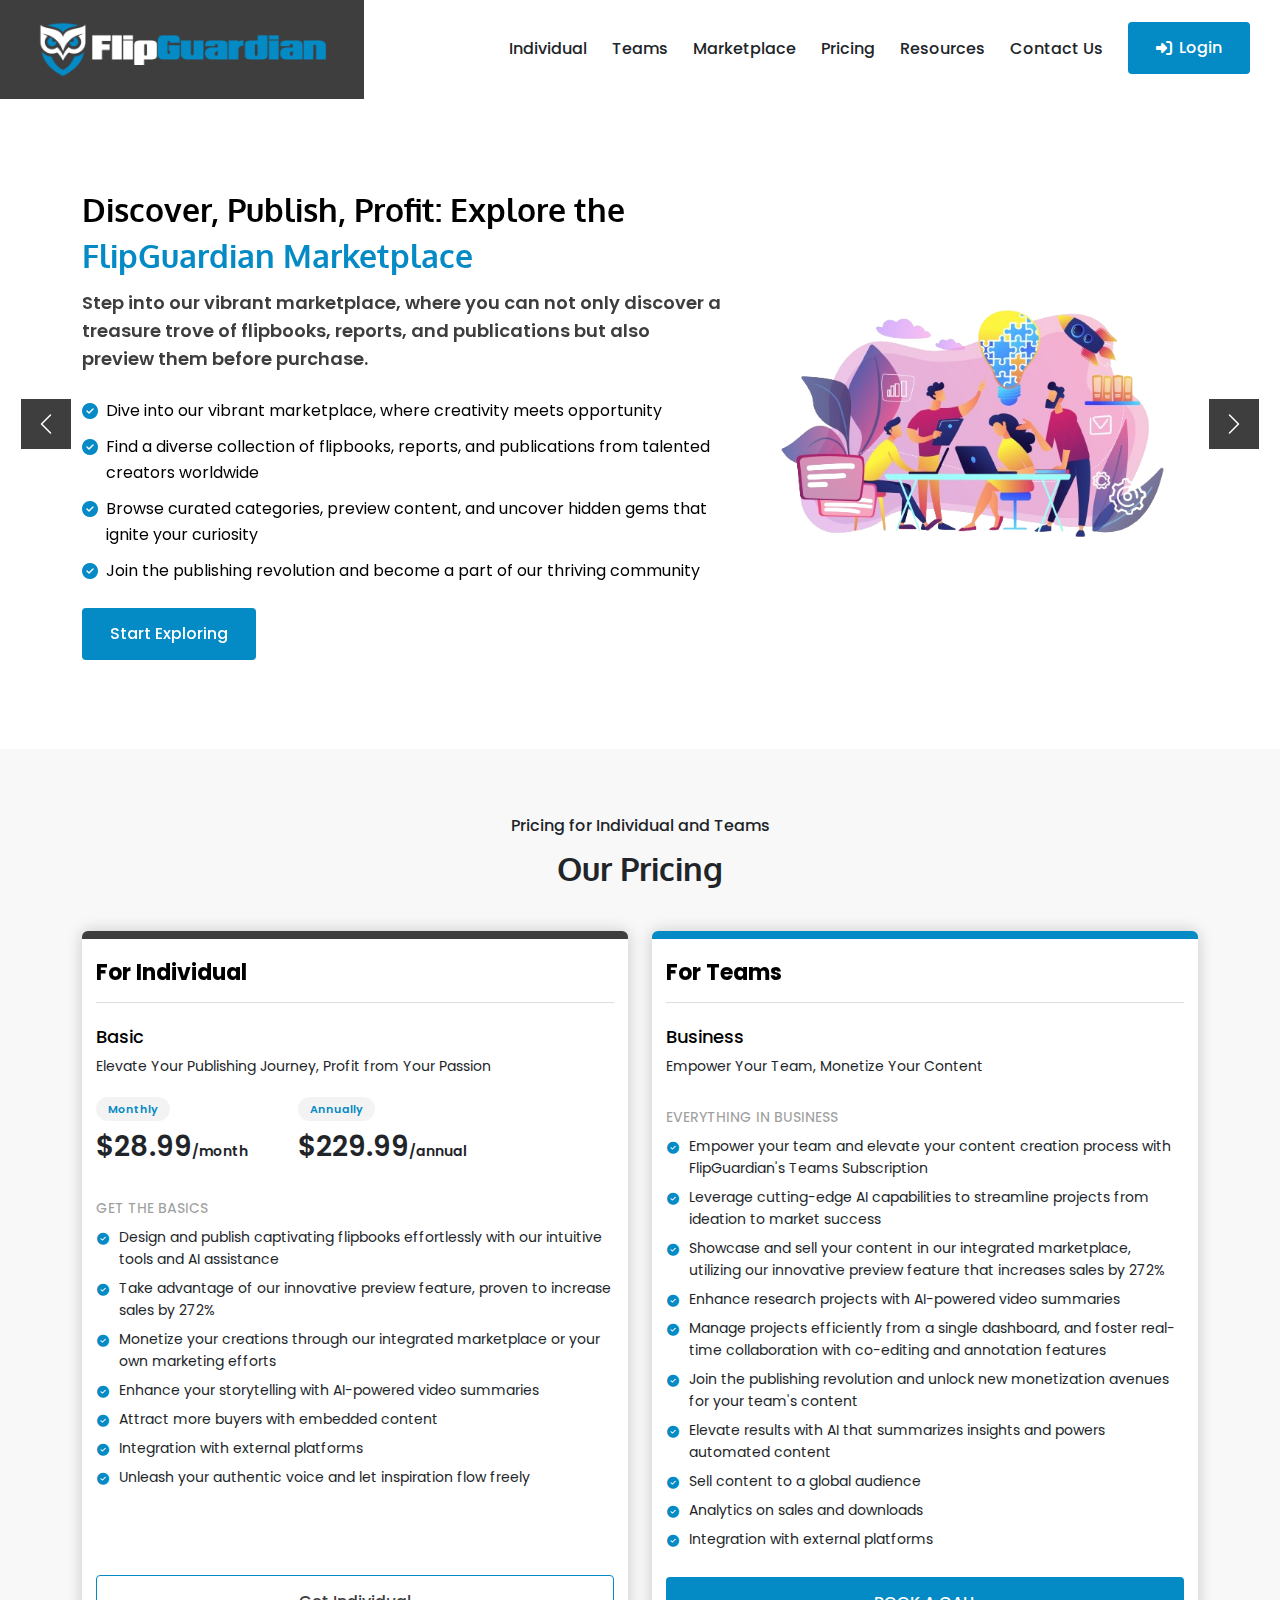
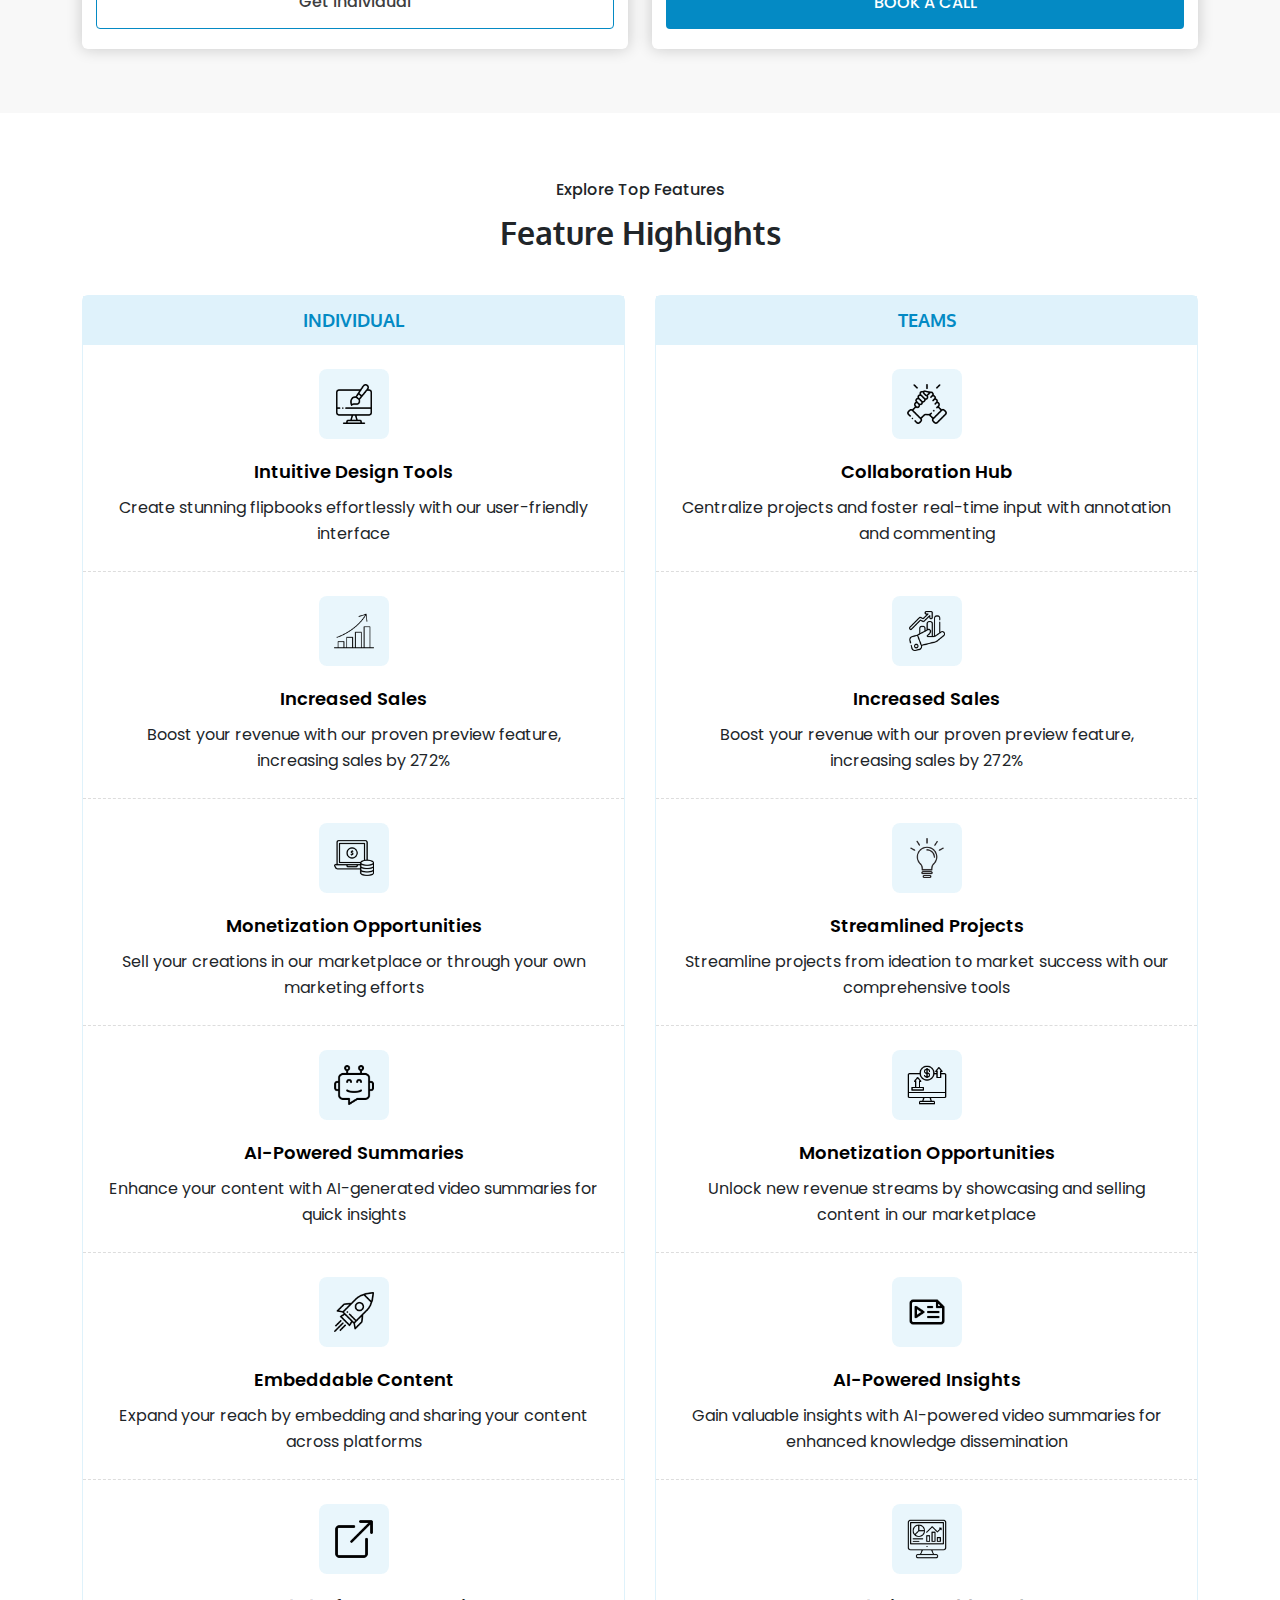
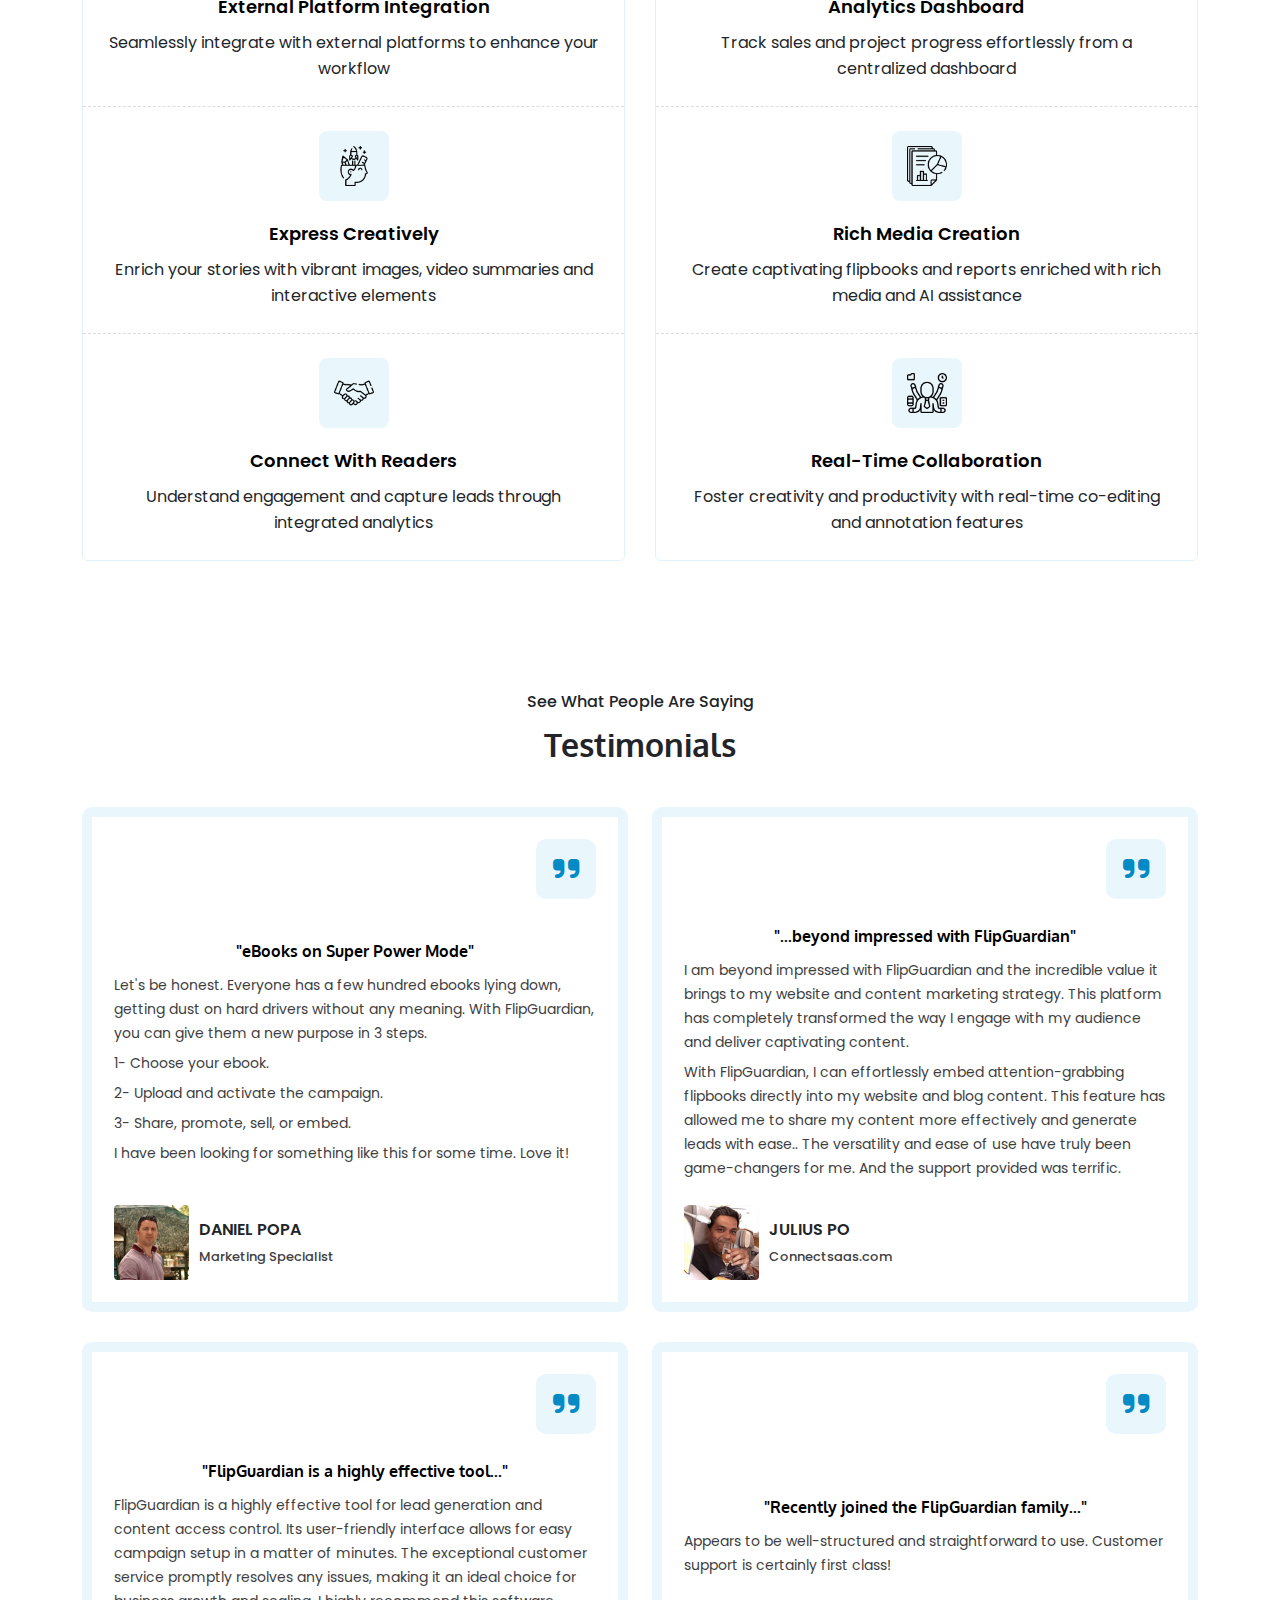
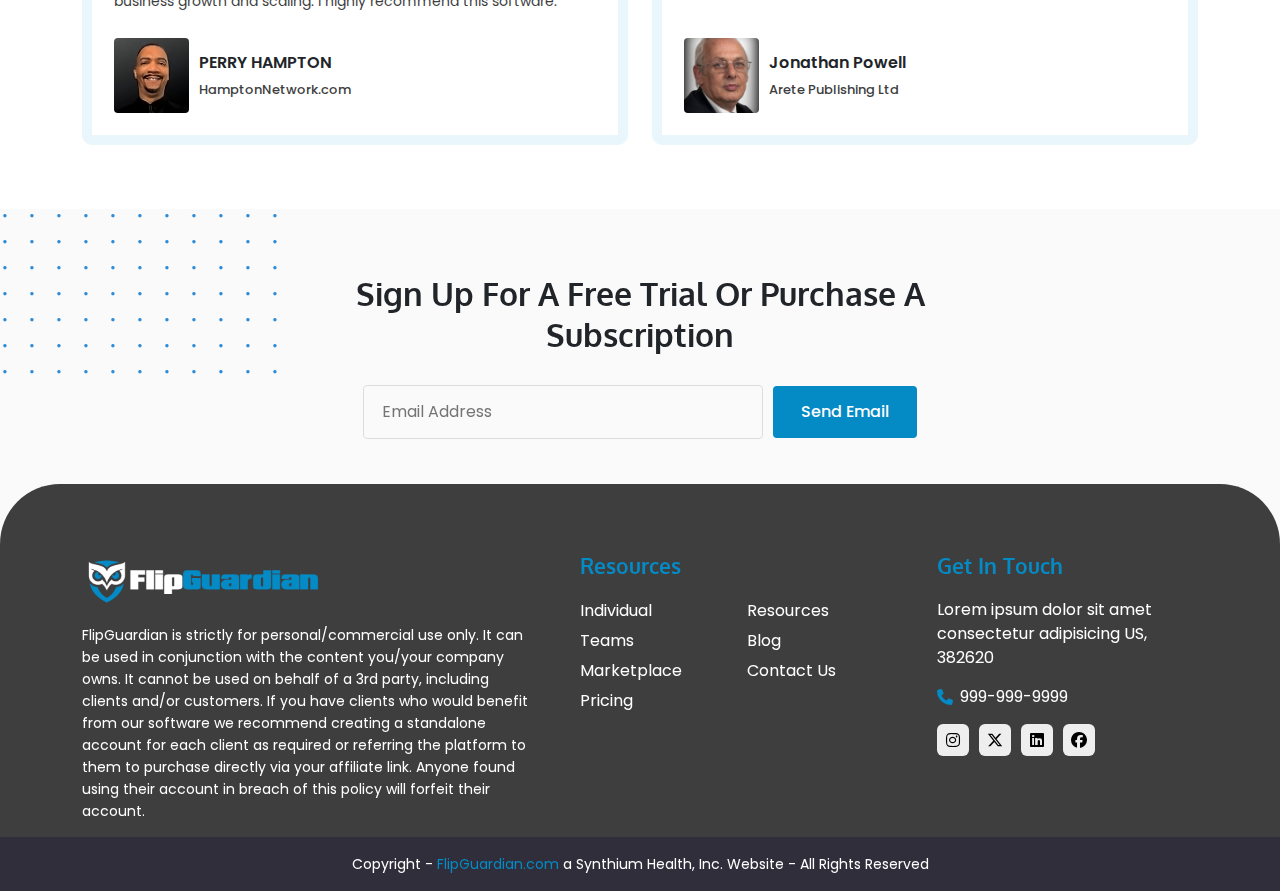
<file: index.html>
<!DOCTYPE html>
<html lang="en">
    <head>
        <meta charset="UTF-8">
        <meta name="viewport" content="width=device-width, initial-scale=1.0">
        <title>Home - Flipguardian</title>
        <link rel="icon" type="image/x-icon" href="images/favicon.png">

        <!-- Fonts  -->
        <link rel="preconnect" href="https://fonts.googleapis.com">
        <link rel="preconnect" href="https://fonts.gstatic.com" crossorigin>
        <link href="https://fonts.googleapis.com/css2?family=Oxygen:wght@300;400;700&family=Poppins:ital,wght@0,100;0,200;0,300;0,400;0,500;0,600;0,700;0,800;0,900;1,100;1,200;1,300;1,400;1,500;1,600;1,700;1,800;1,900&display=swap" rel="stylesheet">

        <!-- CSS  -->
        <link href="https://cdn.jsdelivr.net/npm/bootstrap@5.0.2/dist/css/bootstrap.min.css" rel="stylesheet" crossorigin="anonymous">
        <link rel="stylesheet" href="https://cdnjs.cloudflare.com/ajax/libs/font-awesome/6.5.1/css/all.min.css" crossorigin="anonymous" referrerpolicy="no-referrer" />
        <link rel="stylesheet" href="style.css">

        <!-- Js  -->
        <script src="https://cdn.jsdelivr.net/npm/@popperjs/core@2.9.2/dist/umd/popper.min.js" crossorigin="anonymous"></script>
        <script src="https://cdn.jsdelivr.net/npm/bootstrap@5.0.2/dist/js/bootstrap.min.js" crossorigin="anonymous"></script>
        <script src="script.js"></script>
    </head>
<body>
    <nav class="navbar fg-navbar navbar-expand-xl" id="navMain">
        <a class="navbar-brand" href="https://demo-flipguardian.netlify.app/"><img src="images/logo.png" alt="Flipguardian" class="brand-logo-img"></a>
        <button type="button" class="btn navbar-toggler border-0 toggle-menu" onclick="toggleSlide()" id="slide-toggle">
            <span class="navbar-dash"></span>
            <span class="navbar-dash"></span>
            <span class="navbar-dash"></span>
        </button>
        <div class="slide navbar-slide" id="slideNavs">
            <ul class="navbar-nav ml-auto" id="elastic_parentsss" data-targets=".nav-item">
                <li class="nav-item active"><a class="nav-link" href="https://demo-flipguardian-individuals.netlify.app/">Individual</a></li>
                <li class="nav-item"><a class="nav-link" href="https://demo-flipguardian-teams.netlify.app/">Teams</a></li>
                <li class="nav-item"><a class="nav-link" href="https://demo-flipguardian-marketplace.netlify.app/">Marketplace</a></li>
                <li class="nav-item"><a class="nav-link" href="javascript:void(0)">Pricing</a></li>
                <li class="nav-item"><a class="nav-link" href="javascript:void(0)">Resources</a></li>
                <li class="nav-item"><a class="nav-link" href="javascript:void(0)">Contact Us</a></li>
                <li class="nav-item"><a href="javascript:void(0)" class="primary-btn with-logo"><i class="fa-solid fa-right-to-bracket icon"></i> Login</a></li>
            </ul>
        </div>
    </nav>

    <!-- Hero Section  -->
    <section class="main-benner-section">
        <div class="container">
            <div id="carouselExampleIndicators" class="carousel slide" data-bs-ride="carousel" data-bs-interval="5500">
                <div class="carousel-inner">
                  <div class="carousel-item active">
                    <div class="row main-benner-row">
                        <div class="col-lg-7 center-col">
                            <div class="text-content">
                                <h3 class="heading">Discover, Publish, Profit: Explore the <span class="color-primary">FlipGuardian Marketplace</span></h3>
                                <h6 class="subheading">Step into our vibrant marketplace, where you can not only discover a treasure trove of flipbooks, reports, and publications but also preview them before purchase.</h6>
                                <div class="list-div">
                                    <div class="list-text"><i class="fa-solid fa-circle-check icon"></i> Dive into our vibrant marketplace, where creativity meets opportunity</div>
                                    <div class="list-text"><i class="fa-solid fa-circle-check icon"></i> Find a diverse collection of flipbooks, reports, and publications from talented creators worldwide</div>
                                    <div class="list-text"><i class="fa-solid fa-circle-check icon"></i> Browse curated categories, preview content, and uncover hidden gems that ignite your curiosity</div>
                                    <div class="list-text"><i class="fa-solid fa-circle-check icon"></i> Join the publishing revolution and become a part of our thriving community</div>
                                </div>
                                <a href="javascript:void(0)" class="primary-btn mt-4">Start Exploring</a>
                            </div>
                        </div>
                        <div class="col-lg-5 center-col">
                            <div class="img-div">
                                <img src="images/bg1.png" alt="The Workflow Platform For Any Size Business" class="img-fluid banner-img">
                            </div>
                        </div>
                    </div>
                  </div>
                  <div class="carousel-item">
                    <div class="row main-benner-row">
                        <div class="col-lg-7 center-col">
                            <div class="text-content">
                                <h3 class="heading">Empower Your <span class="color-primary">Team</span>, Monetize Your Content</h3>
                                <div class="list-div">
                                    <div class="list-text"><i class="fa-solid fa-circle-check icon"></i> Empower your team with FlipGuardian's collaborative platform, enriched with cutting-edge AI capabilities. Streamline projects from ideation to market success</div>
                                    <div class="list-text"><i class="fa-solid fa-circle-check icon"></i> Unlock new monetization avenues by showcasing and selling your content in our integrated marketplace. Our innovative preview feature, proven to increase sales by 272%</div>
                                    <div class="list-text"><i class="fa-solid fa-circle-check icon"></i> Elevate your research projects with AI-powered video summaries, providing quick insights and enhancing knowledge dissemination</div>
                                    <div class="list-text"><i class="fa-solid fa-circle-check icon"></i> Seamlessly manage projects and track sales, all from a single dashboard</div>
                                    <div class="list-text"><i class="fa-solid fa-circle-check icon"></i> Create captivating flipbooks and reports enriched with rich media and AI assistance</div>
                                    <div class="list-text"><i class="fa-solid fa-circle-check icon"></i> Foster real-time collaboration with co-editing and annotation features, enhancing productivity and creativity</div>
                                </div>
                                <a href="javascript:void(0)" class="primary-btn mt-4">Start Exploring</a>
                            </div>
                        </div>
                        <div class="col-lg-5 center-col right-col">
                            <div class="video-div">
                                <iframe src="https://player.vimeo.com/video/914153086?h=534eca010f" class="video-tag" frameborder="0" allow="autoplay; fullscreen; picture-in-picture"></iframe>
                            </div>
                        </div>
                    </div>
                  </div>
                  <div class="carousel-item">
                    <div class="row main-benner-row">
                        <div class="col-lg-7 center-col">
                            <div class="text-content">
                                <h3 class="heading">Elevate Your Publishing Journey, Profit from Your Passion</h3>
                                <div class="list-div">
                                    <div class="list-text"><i class="fa-solid fa-circle-check icon"></i> Design and publish flipbooks in minutes with our intuitive tools and Artificial Intelligence. It's time for your voice to be heard.</div>
                                    <div class="list-text"><i class="fa-solid fa-circle-check icon"></i> Our innovative preview feature, proven to increase sales by 272%</div>
                                    <div class="list-text"><i class="fa-solid fa-circle-check icon"></i> Monetize your creations by selling them in our marketplace or through your own marketing efforts.</div>
                                    <div class="list-text"><i class="fa-solid fa-circle-check icon"></i> Enhance your storytelling with AI-powered video summaries, offering engaging previews and enticing your audience</div>
                                    <div class="list-text"><i class="fa-solid fa-circle-check icon"></i> Amplify your reach by embedding and sharing your content anywhere, attracting more buyers.</div>
                                    <div class="list-text"><i class="fa-solid fa-circle-check icon"></i> Integrate with external platforms to enhance your workflow.</div>
                                </div>
                                <a href="javascript:void(0)" class="primary-btn mt-4">Start Exploring</a>
                            </div>
                        </div>
                        <div class="col-lg-5 center-col right-col">
                            <div class="video-div">
                                <iframe src="https://player.vimeo.com/video/914153086?h=534eca010f" class="video-tag" frameborder="0" allow="autoplay; fullscreen; picture-in-picture"></iframe>
                            </div>
                        </div>
                    </div>
                  </div>
                </div>
                <button class="carousel-control-prev" type="button" data-bs-target="#carouselExampleIndicators" data-bs-slide="prev">
                  <span class="carousel-control-prev-icon" aria-hidden="true"></span>
                  <span class="visually-hidden">Previous</span>
                </button>
                <button class="carousel-control-next" type="button" data-bs-target="#carouselExampleIndicators" data-bs-slide="next">
                  <span class="carousel-control-next-icon" aria-hidden="true"></span>
                  <span class="visually-hidden">Next</span>
                </button>
            </div>
        </div>
    </section>

    <!-- Pricing Section Section  -->
    <section class="price-section section-padding" id="pricing-section">
        <div class="container">
            <div class="common-heading">
                <h3 class="subheading">Pricing for Individual and Teams</h3>
                <h5 class="sec-title">Our Pricing</h5>
            </div>  
            <div class="row price-row">
                <div class="col-lg-6 price-col">
                    <div class="cards">
                        <div class="price-card">
                            <h4 class="pricing-for-heading">For Individual</h4>
                            <div class="top-content">
                                <h5 class="price-head">Basic</h5>
                                <p class="text">Elevate Your Publishing Journey, Profit from Your Passion</p>
                            </div>
                            <div class="mn-yr-div">
                                <div>
                                    <span class="month-tag">Monthly</span>
                                    <h4 class="price">$28.99<span class="month">/month</span></h4>
                                </div>
                                <div>
                                    <span class="month-tag">Annually</span>
                                    <h4 class="price">$229.99<span class="month">/annual</span></h4>
                                </div>
                            </div>
                            <div class="listing-divs">
                                <h5 class="subheading">GET THE BASICS</h5>
                                <div class="list-div">
                                    <div class="list"><i class="fa-solid fa-circle-check icon"></i> Design and publish captivating flipbooks effortlessly with our intuitive tools and AI assistance</div>
                                    <div class="list"><i class="fa-solid fa-circle-check icon"></i> Take advantage of our innovative preview feature, proven to increase sales by 272%</div>
                                    <div class="list"><i class="fa-solid fa-circle-check icon"></i> Monetize your creations through our integrated marketplace or your own marketing efforts</div>
                                    <div class="list"><i class="fa-solid fa-circle-check icon"></i> Enhance your storytelling with AI-powered video summaries</div>
                                    <div class="list"><i class="fa-solid fa-circle-check icon"></i> Attract more buyers with embedded content</div>
                                    <div class="list"><i class="fa-solid fa-circle-check icon"></i> Integration with external platforms</div>
                                    <div class="list"><i class="fa-solid fa-circle-check icon"></i> Unleash your authentic voice and let inspiration flow freely</div>
                                </div>
                                <a href="javascript:void(0)" class="secondary-outline-btn price-btn">Get Individual</a>
                            </div>
                        </div>
                    </div>
                </div>

                <div class="col-lg-6 price-col">
                    <div class="price-card for-teams">
                        <h4 class="pricing-for-heading">For Teams</h4>
                        <div class="top-content">
                            <h5 class="price-head">Business</h5>
                            <p class="text">Empower Your Team, Monetize Your Content</p>
                        </div>
                        <div class="listing-divs">
                            <h5 class="subheading">Everything in Business</h5>
                            <div class="list-div">
                                <div class="list"><i class="fa-solid fa-circle-check icon"></i> Empower your team and elevate your content creation process with FlipGuardian's Teams Subscription</div>
                                <div class="list"><i class="fa-solid fa-circle-check icon"></i> Leverage cutting-edge AI capabilities to streamline projects from ideation to market success</div>
                                <div class="list"><i class="fa-solid fa-circle-check icon"></i> Showcase and sell your content in our integrated marketplace, utilizing our innovative preview feature that increases sales by 272%</div>
                                <div class="list"><i class="fa-solid fa-circle-check icon"></i> Enhance research projects with AI-powered video summaries</div>
                                <div class="list"><i class="fa-solid fa-circle-check icon"></i> Manage projects efficiently from a single dashboard, and foster real-time collaboration with co-editing and annotation features</div>
                                <div class="list"><i class="fa-solid fa-circle-check icon"></i> Join the publishing revolution and unlock new monetization avenues for your team's content</div>
                                <div class="list"><i class="fa-solid fa-circle-check icon"></i> Elevate results with AI that summarizes insights and powers automated content</div>
                                <div class="list"><i class="fa-solid fa-circle-check icon"></i> Sell content to a global audience</div>
                                <div class="list"><i class="fa-solid fa-circle-check icon"></i> Analytics on sales and downloads</div>
                                <div class="list"><i class="fa-solid fa-circle-check icon"></i> Integration with external platforms</div>
                            </div>
                            <button type="button" data-bs-toggle="modal" data-bs-target="#meeting-request" class="primary-btn price-btn text-uppercase">book a call</a>
                        </div>
                    </div>
                </div>
            </div>
        </div>
    </section>

    <!-- Feature Highlights Section V2  -->
    <section class="feature-sec v2 section-padding">
        <div class="container">
            <div class="common-heading">
                <h3 class="subheading">Explore Top Features</h3>
                <h5 class="sec-title">Feature Highlights</h5>
            </div>
            
                <div class="feature-v2">
                <div class="inner-sec">
                    <h4 class="title">Individual</h4>
                    <div class="row feature-row">
                        <div class="col-sm-12 card-col">
                            <div class="feature-card">
                                <div class="icon-div">
                                    <img src="images/icons/web-design.png" alt="Intuitive Design Tools" class="icon">
                                </div>
                                <div class="text-content">
                                    <h5 class="heading">Intuitive Design Tools</h5>
                                    <p class="p-text">Create stunning flipbooks effortlessly with our user-friendly interface</p>
                                </div>
                            </div>
                        </div>
                        <div class="col-sm-12 card-col">
                            <div class="feature-card">
                                <div class="icon-div">
                                    <img src="images/icons/charts.png" alt="Increased Sales" class="icon">
                                </div>
                                <div class="text-content">
                                    <h5 class="heading">Increased Sales</h5>
                                    <p class="p-text">Boost your revenue with our proven preview feature, increasing sales by 272%</p>
                                </div>
                            </div>
                        </div>
                        <div class="col-sm-12 card-col">
                            <div class="feature-card">
                                <div class="icon-div">
                                    <img src="images/icons/svg.png" alt="Monetization Opportunities" class="icon">
                                </div>
                                <div class="text-content">
                                    <h5 class="heading">Monetization Opportunities</h5>
                                    <p class="p-text">Sell your creations in our marketplace or through your own marketing efforts</p>
                                </div>
                            </div>
                        </div>
        
                        <div class="col-sm-12 card-col">
                            <div class="feature-card">
                                <div class="icon-div">
                                    <img src="images/icons/bot.png" alt="AI-Powered Summaries" class="icon">
                                </div>
                                <div class="text-content">
                                    <h5 class="heading">AI-Powered Summaries</h5>
                                    <p class="p-text">Enhance your content with AI-generated video summaries for quick insights</p>
                                </div>
                            </div>
                        </div>
                        <div class="col-sm-12 card-col">
                            <div class="feature-card">
                                <div class="icon-div">
                                    <img src="images/icons/rocket.png" alt="Embeddable Content" class="icon">
                                </div>
                                <div class="text-content">
                                    <h5 class="heading">Embeddable Content</h5>
                                    <p class="p-text">Expand your reach by embedding and sharing your content across platforms</p>
                                </div>
                            </div>
                        </div>
                        <div class="col-sm-12 card-col">
                            <div class="feature-card">
                                <div class="icon-div">
                                    <img src="images/icons/link.png" alt="External Platform Integration" class="icon">
                                </div>
                                <div class="text-content">
                                    <h5 class="heading">External Platform Integration</h5>
                                    <p class="p-text">Seamlessly integrate with external platforms to enhance your workflow</p>
                                </div>
                            </div>
                        </div>
                        <div class="col-sm-12 card-col">
                            <div class="feature-card">
                                <div class="icon-div">
                                    <img src="images/icons/creativity.png" alt="Express Creatively" class="icon">
                                </div>
                                <div class="text-content">
                                    <h5 class="heading">Express Creatively</h5>
                                    <p class="p-text">Enrich your stories with vibrant images, video summaries and interactive elements</p>
                                </div>
                            </div>
                        </div>
                        <div class="col-sm-12 card-col">
                            <div class="feature-card">
                                <div class="icon-div">
                                    <img src="images/icons/handshake.png" alt="Connect With Readers" class="icon">
                                </div>
                                <div class="text-content">
                                    <h5 class="heading">Connect With Readers</h5>
                                    <p class="p-text">Understand engagement and capture leads through integrated analytics</p>
                                </div>
                            </div>
                        </div>
                    </div>
                </div>
                <div class="inner-sec">
                    <h4 class="title">Teams</h4>
                    <div class="row feature-row">
                        <div class="col-sm-12 card-col">
                            <div class="feature-card">
                                <div class="icon-div">
                                    <img src="images/icons/support.png" alt="Collaboration Hub" class="icon">
                                </div>
                                <div class="text-content">
                                    <h5 class="heading">Collaboration Hub</h5>
                                    <p class="p-text">Centralize projects and foster real-time input with annotation and commenting</p>
                                </div>
                            </div>
                        </div>
                        <div class="col-sm-12 card-col">
                            <div class="feature-card">
                                <div class="icon-div">
                                    <img src="images/icons/sales.png" alt="Increased Sales" class="icon">
                                </div>
                                <div class="text-content">
                                    <h5 class="heading">Increased Sales</h5>
                                    <p class="p-text">Boost your revenue with our proven preview feature, increasing sales by 272%</p>
                                </div>
                            </div>
                        </div>
                        <div class="col-sm-12 card-col">
                            <div class="feature-card">
                                <div class="icon-div">
                                    <img src="images/icons/lightbulb.png" alt="Streamlined Projects" class="icon">
                                </div>
                                <div class="text-content">
                                    <h5 class="heading">Streamlined Projects</h5>
                                    <p class="p-text">Streamline projects from ideation to market success with our comprehensive tools</p>
                                </div>
                            </div>
                        </div>
                        <div class="col-sm-12 card-col">
                            <div class="feature-card">
                                <div class="icon-div">
                                    <img src="images/icons/monetization.png" alt="Monetization Opportunities" class="icon">
                                </div>
                                <div class="text-content">
                                    <h5 class="heading">Monetization Opportunities</h5>
                                    <p class="p-text">Unlock new revenue streams by showcasing and selling content in our marketplace</p>
                                </div>
                            </div>
                        </div>
        
                        <div class="col-sm-12 card-col">
                            <div class="feature-card">
                                <div class="icon-div">
                                    <img src="images/icons/summary.png" alt="AI-Powered Insights" class="icon">
                                </div>
                                <div class="text-content">
                                    <h5 class="heading">AI-Powered Insights</h5>
                                    <p class="p-text">Gain valuable insights with AI-powered video summaries for enhanced knowledge dissemination</p>
                                </div>
                            </div>
                        </div>
                        <div class="col-sm-12 card-col">
                            <div class="feature-card">
                                <div class="icon-div">
                                    <img src="images/icons/business.png" alt="Analytics Dashboard" class="icon">
                                </div>
                                <div class="text-content">
                                    <h5 class="heading">Analytics Dashboard</h5>
                                    <p class="p-text">Track sales and project progress effortlessly from a centralized dashboard</p>
                                </div>
                            </div>
                        </div>
                        <div class="col-sm-12 card-col">
                            <div class="feature-card">
                                <div class="icon-div">
                                    <img src="images/icons/report.png" alt="Rich Media Creation" class="icon">
                                </div>
                                <div class="text-content">
                                    <h5 class="heading">Rich Media Creation</h5>
                                    <p class="p-text">Create captivating flipbooks and reports enriched with rich media and AI assistance</p>
                                </div>
                            </div>
                        </div>
                        <div class="col-sm-12 card-col">
                            <div class="feature-card">
                                <div class="icon-div">
                                    <img src="images/icons/multitasking.png" alt="Real-Time Collaboration" class="icon">
                                </div>
                                <div class="text-content">
                                    <h5 class="heading">Real-Time Collaboration</h5>
                                    <p class="p-text">Foster creativity and productivity with real-time co-editing and annotation features</p>
                                </div>
                            </div>
                        </div>
                    </div>
                </div>
                </div>
        </div>
    </section>

    <!-- Testimonials Section  -->
    <section class="testimonials-sec section-padding">
        <div class="container">
            <div class="common-heading sticky-header">
                <h3 class="subheading">See What People Are Saying</h3>
                <h5 class="sec-title">Testimonials</h5>
            </div>

            <div class="row testimonials-row">
                <div class="col-lg-6 testimonials-col">
                    <div class="testimonials-card">
                        <div class="icon-div">
                            <div class="icon"><i class="fa-solid fa-quote-right icn"></i></div>
                        </div>
                        <div class="text-content">
                            <span class="bold-quotes">"eBooks on Super Power Mode"</span>
                            <p class="message">
                                Let's be honest. Everyone has a few hundred ebooks lying down, getting dust on hard drivers without any meaning. With FlipGuardian, you can give them a new purpose in 3 steps.
                                <span>1- Choose your ebook.</span>
                                <span>2- Upload and activate the campaign.</span>
                                <span>3- Share, promote, sell, or embed.</span>
                                I have been looking for something like this for some time. Love it!
                            </p>
                        </div>
                        <div class="user-info">
                            <img src="images/user1.jpg" alt="DANIEL POPA" class="img-fluid user">
                            <div class="name-content">
                                <h5 class="name">DANIEL POPA</h5>
                                <h5 class="designation">Marketing Specialist</h5>
                            </div>
                        </div>
                    </div>
                </div>

                <div class="col-lg-6 testimonials-col">
                    <div class="testimonials-card">
                        <div class="icon-div">
                            <div class="icon"><i class="fa-solid fa-quote-right icn"></i></div>
                        </div>
                        <div class="text-content">
                            <span class="bold-quotes">"...beyond impressed with FlipGuardian"</span>
                            <p class="message">
                                I am beyond impressed with FlipGuardian and the incredible value it brings to my website and content marketing strategy. This platform has completely transformed the way I engage with my audience and deliver captivating content.
                                <span>With FlipGuardian, I can effortlessly embed attention-grabbing flipbooks directly into my website and blog content. This feature has allowed me to share my content more effectively and generate leads with ease.. The versatility and ease of use have truly been game-changers for me. And the support provided was terrific.</span>
                            </p>
                        </div>
                        <div class="user-info">
                            <img src="images/user2.jpg" alt="JULIUS PO" class="img-fluid user">
                            <div class="name-content">
                                <h5 class="name">JULIUS PO</h5>
                                <h5 class="designation">Connectsaas.com</h5>
                            </div>
                        </div>
                    </div>
                </div>

                <div class="col-lg-6 testimonials-col">
                    <div class="testimonials-card">
                        <div class="icon-div">
                            <div class="icon"><i class="fa-solid fa-quote-right icn"></i></div>
                        </div>
                        <div class="text-content">
                            <span class="bold-quotes">"FlipGuardian is a highly effective tool..."</span>
                            <p class="message">FlipGuardian is a highly effective tool for lead generation and content access control. Its user-friendly interface allows for easy campaign setup in a matter of minutes. The exceptional customer service promptly resolves any issues, making it an ideal choice for business growth and scaling. I highly recommend this software.</p>
                        </div>
                        <div class="user-info">
                            <img src="images/user3.jpg" alt="PERRY HAMPTON" class="img-fluid user">
                            <div class="name-content">
                                <h5 class="name">PERRY HAMPTON</h5>
                                <h5 class="designation">HamptonNetwork.com</h5>
                            </div>
                        </div>
                    </div>
                </div>
                <div class="col-lg-6 testimonials-col">
                    <div class="testimonials-card">
                        <div class="icon-div">
                            <div class="icon"><i class="fa-solid fa-quote-right icn"></i></div>
                        </div>
                        <div class="text-content">
                            <span class="bold-quotes">"Recently joined the FlipGuardian family..."</span>
                            <p class="message">Appears to be well-structured and straightforward to use. Customer support is certainly first class!</p>
                        </div>
                        <div class="user-info">
                            <img src="images/jonathan-portrait.jpg" alt="Jonathan" class="img-fluid user">
                            <div class="name-content">
                                <h5 class="name">Jonathan Powell</h5>
                                <h5 class="designation">Arete Publishing Ltd</h5>
                            </div>
                        </div>
                    </div>
                </div>
            </div>
        </div>
    </section>

    <!-- Free Trial Section  -->
    <section class="sign-up-sec section-padding">
        <div class="container">
            <div class="text-content">
                <h4 class="heading">sign up for a free trial or purchase a subscription</h4>
                <div class="input-div">
                    <input type="email" class="input-text" placeholder="Email Address">
                    <button class="primary-btn">Send Email</button>
                </div>
            </div>
        </div>
    </section>


    <!-- Footer  -->
    <footer class="footer footer-dark">
        <div class="container footer-container">
            <div class="row footer-row">
                <div class="col-lg-5">
                    <div class="logo-content">
                        <a href="javascript:void(0)"><img src="images/logo.png" alt="Flipguardian" class="footer-logo-img"></a>
                        <div class="p-text-div">
                            <p class="p-text">FlipGuardian is strictly for personal/commercial use only. It can be used in conjunction with the content you/your company owns. It cannot be used on behalf of a 3rd party, including clients and/or customers. If you have clients who would benefit from our software we recommend creating a standalone account for each client as required or referring the platform to them to purchase directly via your affiliate link. Anyone found using their account in breach of this policy will forfeit their account.</p>
                        </div>
                    </div>
                </div>

                <div class="col-lg-4 col-md-6 left-padding">
                    <h4 class="footer-title">Resources</h4>
                    <div class="links">
                        <div class="row w-100 gy-1">
                            <div class="col-sm-6 d-flex gap-1 flex-column">
                                <a href="javascript:void(0)" class="footer-link">Individual</a>
                                <a href="javascript:void(0)" class="footer-link">Teams</a>
                                <a href="javascript:void(0)" class="footer-link">Marketplace</a>
                                <a href="#pricing-section" class="footer-link">Pricing</a>
                            </div>
                            <div class="col-sm-6 d-flex gap-1 flex-column">
                                <a href="javascript:void(0)" class="footer-link">Resources</a>
                                <a href="javascript:void(0)" class="footer-link">Blog</a>
                                <a href="javascript:void(0)" class="footer-link">Contact Us</a>
                            </div>
                        </div>
                    </div>
                </div>
                <div class="col-lg-3 col-md-6">
                    <h4 class="footer-title">Get In Touch</h4>
                    <div class="get-in-touch-div">
                        <div class="location-div">Lorem ipsum dolor sit amet consectetur adipisicing US, 382620</div>
                        <a href="tel:999-999-9999" class="contact-div">
                            <i class="fa-solid fa-phone icon"></i> 999-999-9999
                        </a>
                        <div class="social-links">
                            <a href="javascript:void(0)" class="footer-social-media-link"><i class="fa-brands fa-instagram icon"></i></a>
                            <a href="javascript:void(0)" class="footer-social-media-link"><i class="fa-brands fa-x-twitter icon"></i></a>
                            <a href="javascript:void(0)" class="footer-social-media-link"><i class="fa-brands fa-linkedin icon"></i></a>
                            <a href="javascript:void(0)" class="footer-social-media-link"><i class="fa-brands fa-facebook icon"></i></a>
                        </div>
                    </div>
                </div>
            </div>
        </div>
        <div class="copyright-div">
            <p class="copyright-text">Copyright - <a href="javascript:void(0)" class="color-primary text-decoration-none">FlipGuardian.com</a> a Synthium Health, Inc. Website - All Rights Reserved</p>
        </div>
    </footer>

    <!-- Modal, Form, Meeting Request  -->
    <div class="modal fade meeting-request-modal" id="meeting-request" tabindex="-1" aria-labelledby="exampleModalLabel" aria-hidden="true">
        <div class="modal-dialog modal-dialog-centered modal-lg">
          <div class="modal-content">
            <div class="modal-header">
              <h5 class="modal-title" id="exampleModalLabel">Meeting Request</h5>
              <button type="button" class="btn-close" data-bs-dismiss="modal" aria-label="Close"></button>
            </div>
            <div class="modal-body">
                <div class="inner-content">
                    <div class="form">
                        <div class="row form-row">
                            <div class="col-lg-6">
                                <div class="form-group">
                                    <label for="name" class="form-label">Name</label>
                                    <input type="text" name="name" placeholder="Name" class="form-control" autofocus="true" autocomplete="off">
                                </div>
                            </div>
                            <div class="col-lg-6">
                                <div class="form-group">
                                    <label for="company_name" class="form-label">Company Name</label>
                                    <input type="text" name="company_name" placeholder="Company Name" class="form-control" autocomplete="off">
                                </div>
                            </div>
                            <div class="col-lg-6">
                                <div class="form-group">
                                    <label for="email_address" class="form-label">Email Address</label>
                                    <input type="text" name="email_address" placeholder="Email Address" class="form-control" autocomplete="off">
                                </div>
                            </div>
                            <div class="col-lg-6">
                                <div class="form-group">
                                    <label for="phone_number" class="form-label">Phone Number</label>
                                    <input type="text" name="phone_number" placeholder="Phone Number" class="form-control" autocomplete="off">
                                </div>
                            </div>
                            <div class="col-lg-6">
                                <div class="captcha-div">
                                    <div class="top">
                                        <div class="captcha-text">CqP0l</div>
                                        <button class="primary-btn"><i class="fa-solid fa-rotate-right icon"></i></button>
                                    </div>
                                    <input type="text" name="captcha" placeholder="Captcha" class="form-control" autocomplete="off">
                                </div>
                            </div>
                            <div class="col-12 d-flex justify-content-center">
                                <button class="secondary-color-btn text-uppercase">Book a call</button>
                            </div>
                        </div>
                    </div>
                </div>
            </div>
          </div>
        </div>
    </div>
</body>
</html>
</file>
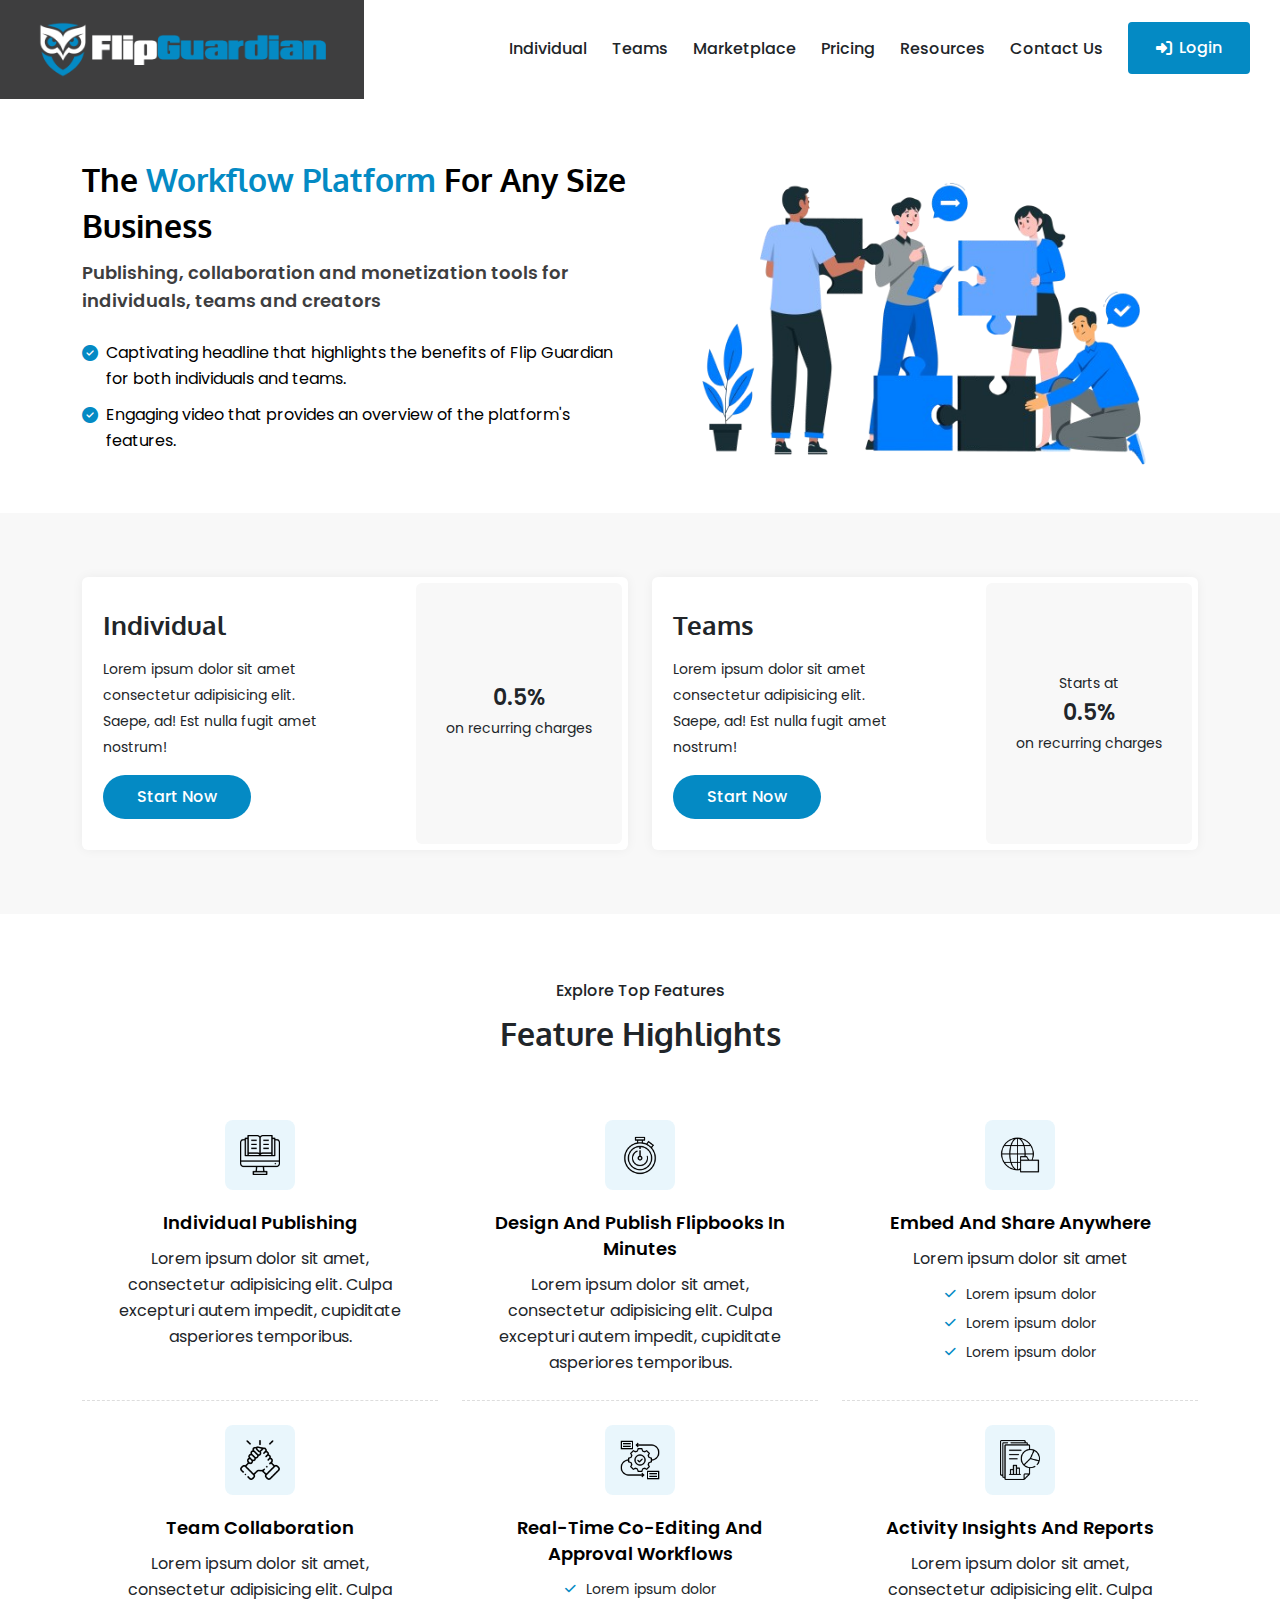
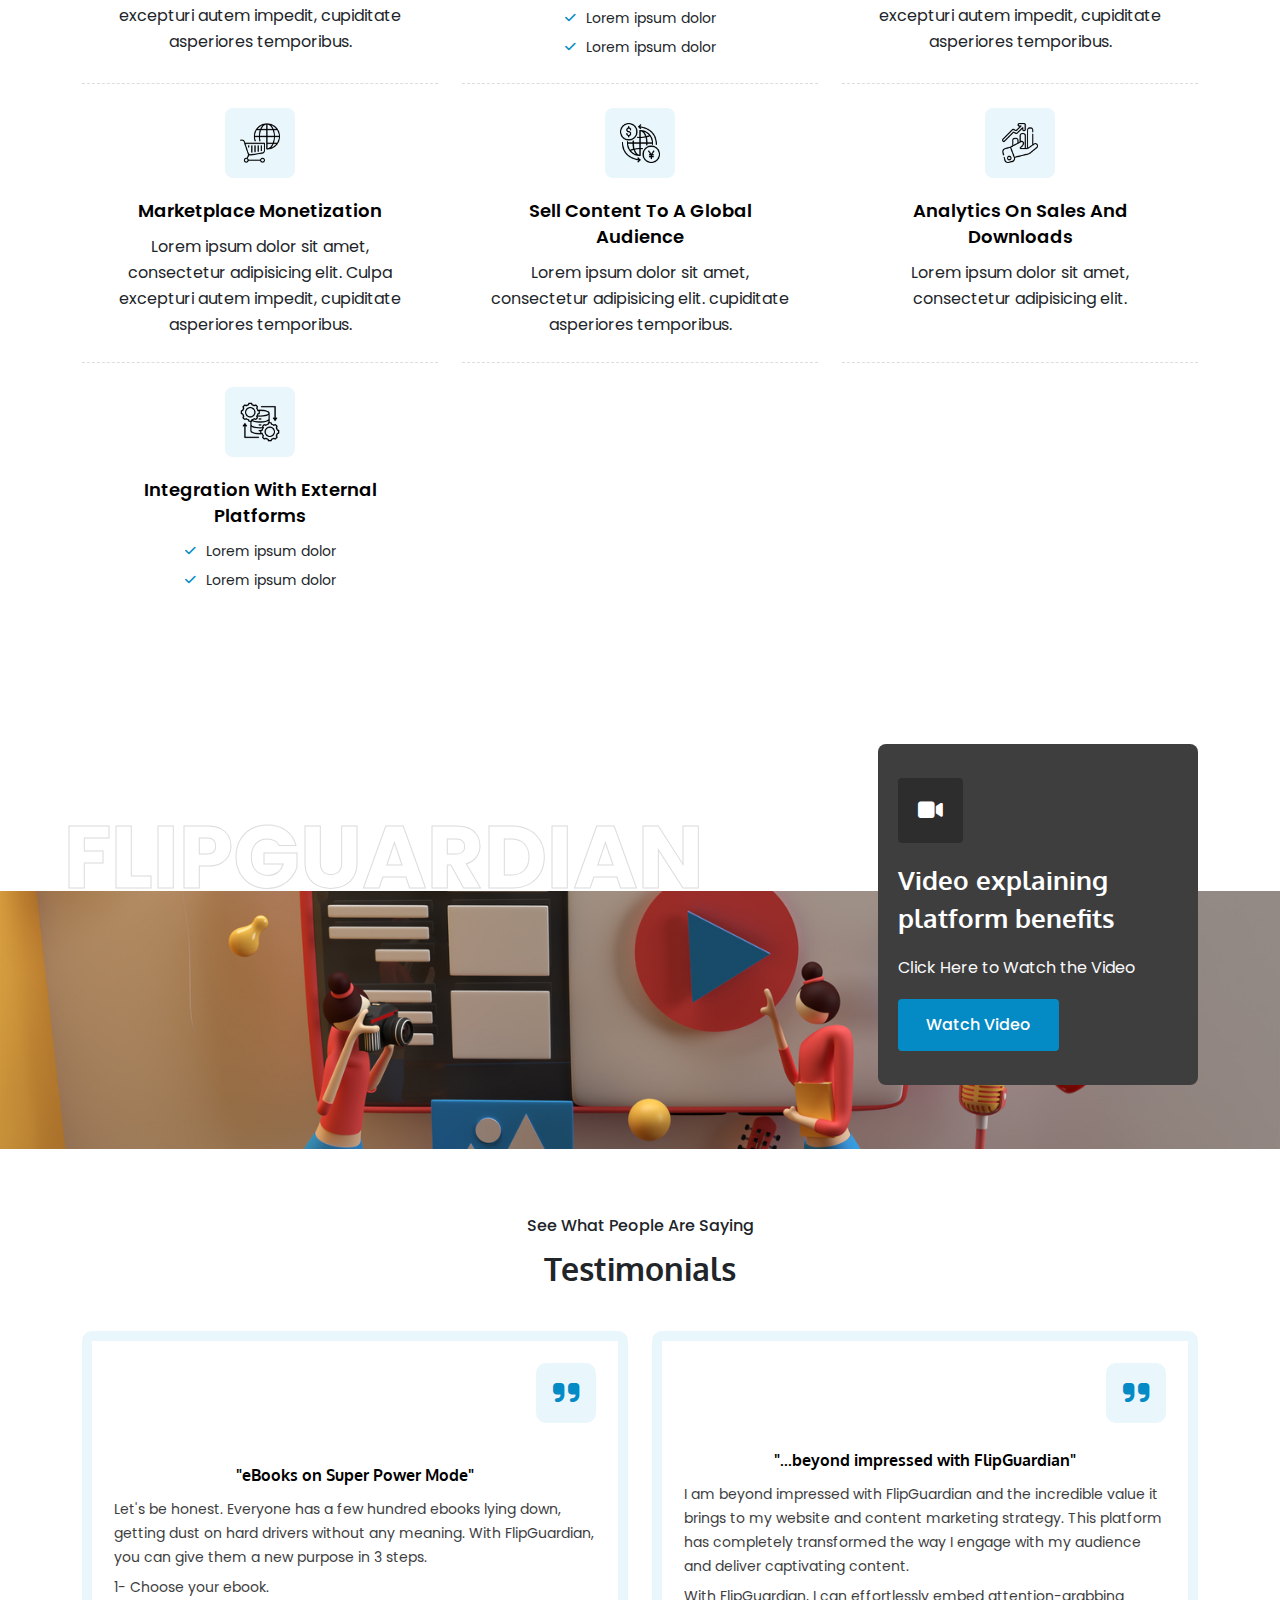
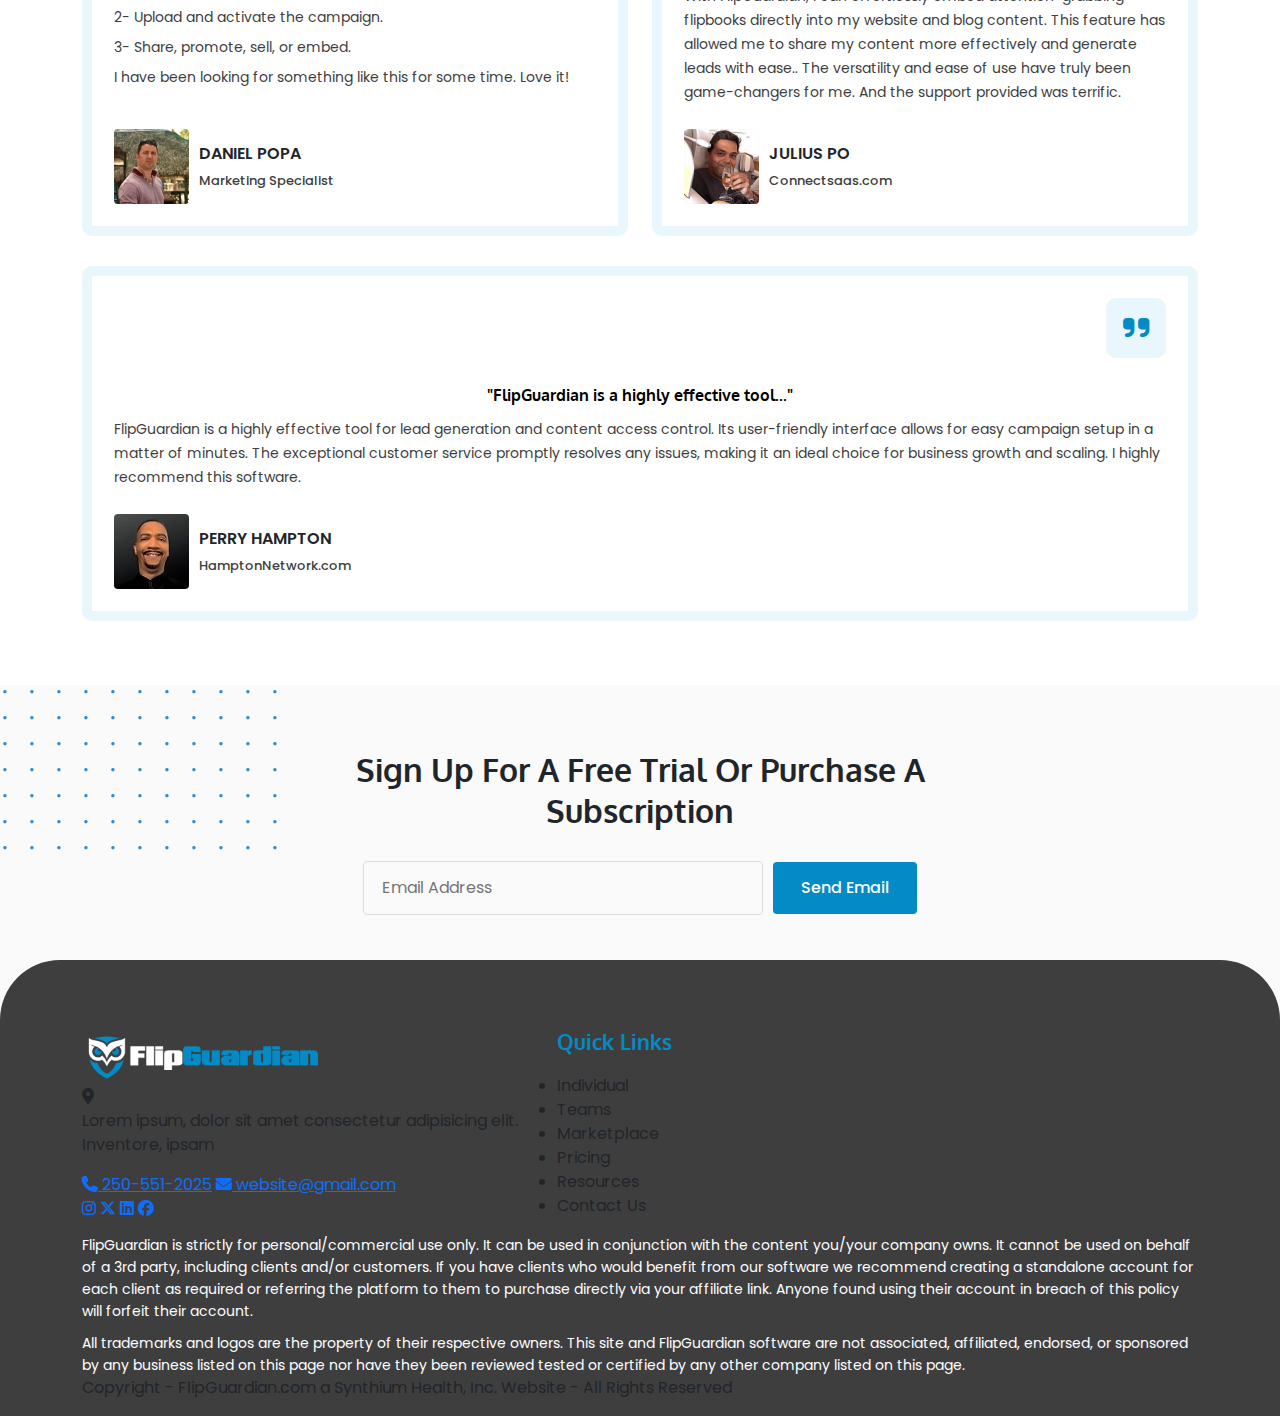
<file: home-1.html>
<!DOCTYPE html>
<html lang="en">
    <head>
        <meta charset="UTF-8">
        <meta name="viewport" content="width=device-width, initial-scale=1.0">
        <title>Home - Flipguardian</title>
        <link rel="icon" type="image/x-icon" href="images/favicon.png">

        <!-- Fonts  -->
        <link rel="preconnect" href="https://fonts.googleapis.com">
        <link rel="preconnect" href="https://fonts.gstatic.com" crossorigin>
        <link href="https://fonts.googleapis.com/css2?family=Oxygen:wght@300;400;700&family=Poppins:ital,wght@0,100;0,200;0,300;0,400;0,500;0,600;0,700;0,800;0,900;1,100;1,200;1,300;1,400;1,500;1,600;1,700;1,800;1,900&display=swap" rel="stylesheet">

        <!-- CSS  -->
        <link href="https://cdn.jsdelivr.net/npm/bootstrap@5.0.2/dist/css/bootstrap.min.css" rel="stylesheet" crossorigin="anonymous">
        <link rel="stylesheet" href="https://cdnjs.cloudflare.com/ajax/libs/font-awesome/6.5.1/css/all.min.css" crossorigin="anonymous" referrerpolicy="no-referrer" />
        <link rel="stylesheet" href="style.css">

        <!-- Js  -->
        <script src="https://cdn.jsdelivr.net/npm/@popperjs/core@2.9.2/dist/umd/popper.min.js" crossorigin="anonymous"></script>
        <script src="https://cdn.jsdelivr.net/npm/bootstrap@5.0.2/dist/js/bootstrap.min.js" crossorigin="anonymous"></script>
        <script src="script.js"></script>
    </head>
<body>
    <nav class="navbar fg-navbar navbar-expand-xl" id="navMain">
        <a class="navbar-brand" href="home-1.html"><img src="images/logo.png" alt="Flipguardian" class="brand-logo-img"></a>
        <button type="button" class="btn navbar-toggler border-0 toggle-menu" onclick="toggleSlide()" id="slide-toggle">
            <span class="navbar-dash"></span>
            <span class="navbar-dash"></span>
            <span class="navbar-dash"></span>
        </button>
        <div class="slide navbar-slide" id="slideNavs">
            <ul class="navbar-nav ml-auto" id="elastic_parentsss" data-targets=".nav-item">
                <li class="nav-item active"><a class="nav-link" href="javascript:void(0)">Individual</a></li>
                <li class="nav-item"><a class="nav-link" href="javascript:void(0)">Teams</a></li>
                <li class="nav-item"><a class="nav-link" href="javascript:void(0)">Marketplace</a></li>
                <li class="nav-item"><a class="nav-link" href="javascript:void(0)">Pricing</a></li>
                <li class="nav-item"><a class="nav-link" href="javascript:void(0)">Resources</a></li>
                <li class="nav-item"><a class="nav-link" href="javascript:void(0)">Contact Us</a></li>
                <li class="nav-item"><a href="javascript:void(0)" class="primary-btn with-logo"><i class="fa-solid fa-right-to-bracket icon"></i> Login</a></li>
            </ul>
        </div>
    </nav>

    <!-- Hero Section  -->
    <section class="main-benner-section section-padding">
        <div class="container">
            <div class="row main-benner-row">
                <div class="col-lg-6 center-col">
                    <div class="text-content">
                        <h3 class="heading">The <span class="color-primary">Workflow Platform</span> For Any Size Business</h3>
                        <h6 class="subheading">Publishing, collaboration and monetization tools for individuals, teams and creators</h6>
                        <div class="list-div">
                            <div class="list-text"><i class="fa-solid fa-circle-check icon"></i> Captivating headline that highlights the benefits of Flip Guardian for both individuals and teams.</div>
                            <div class="list-text"><i class="fa-solid fa-circle-check icon"></i> Engaging video that provides an overview of the platform's features.</div>
                        </div>
                    </div>
                </div>
                <div class="col-lg-6 center-col">
                    <div class="img-div">
                        <img src="images/hero-vector.png" alt="The Workflow Platform For Any Size Business" class="img-fluid banner-img">
                    </div>
                </div>
            </div>
        </div>
    </section>

    <!-- Pricing Section Section  -->
    <section class="section-padding pricing-sec">
        <div class="container">
            <div class="row pricing-row">
                <div class="col-lg-6 pricing-col">
                    <div class="pricing-card">
                        <div class="text-content">
                            <h5 class="heading">Individual</h5>
                            <p class="p-text">Lorem ipsum dolor sit amet consectetur adipisicing elit. Saepe, ad! Est nulla fugit amet nostrum!</p>
                            <a href="javascript:void(0)": class="secondary-btn">Start Now</a>
                        </div>
                        <div class="price-div">
                            <span class="perc">0.5%</span>
                            <span class="p-text">on recurring charges</span>
                        </div>
                    </div>
                </div>

                <div class="col-lg-6 pricing-col">
                    <div class="pricing-card">
                        <div class="text-content">
                            <h5 class="heading">Teams</h5>
                            <p class="p-text">Lorem ipsum dolor sit amet consectetur adipisicing elit. Saepe, ad! Est nulla fugit amet nostrum!</p>
                            <a href="javascript:void(0)": class="secondary-btn">Start Now</a>
                        </div>
                        <div class="price-div">
                            <span class="p-text">Starts at</span>
                            <span class="perc">0.5%</span>
                            <span class="p-text">on recurring charges</span>
                        </div>
                    </div>
                </div>
            </div>
        </div>
    </section>

    <!-- Feature Highlights Section  -->
    <section class="feature-sec section-padding">
        <div class="container">
            <div class="common-heading">
                <h3 class="subheading">Explore Top Features</h3>
                <h5 class="sec-title">Feature Highlights</h5>
            </div>

            <div class="row feature-row">
                <div class="col-lg-4 col-sm-6 card-col">
                    <div class="feature-card">
                        <div class="icon-div">
                            <img src="images/icons/individual-publishing.png" alt="Individual Publishing" class="icon">
                        </div>
                        <div class="text-content">
                            <h5 class="heading">Individual Publishing</h5>
                            <p class="p-text">Lorem ipsum dolor sit amet, consectetur adipisicing elit. Culpa excepturi autem impedit, cupiditate asperiores temporibus.</p>
                        </div>
                    </div>
                </div>
                <div class="col-lg-4 col-sm-6 card-col">
                    <div class="feature-card">
                        <div class="icon-div">
                            <img src="images/icons/timer.png" alt="Design and publish flipbooks in minutes" class="icon">
                        </div>
                        <div class="text-content">
                            <h5 class="heading">Design and publish flipbooks in minutes</h5>
                            <p class="p-text">Lorem ipsum dolor sit amet, consectetur adipisicing elit. Culpa excepturi autem impedit, cupiditate asperiores temporibus.</p>
                        </div>
                    </div>
                </div>
                <div class="col-lg-4 col-sm-6 card-col">
                    <div class="feature-card">
                        <div class="icon-div">
                            <img src="images/icons/data-sharing.png" alt="Embed and share anywhere" class="icon">
                        </div>
                        <div class="text-content">
                            <h5 class="heading">Embed and share anywhere</h5>
                            <p class="p-text">Lorem ipsum dolor sit amet</p>
                            <div class="list-div">
                                <div class="list"><i class="fa-solid fa-check icon"></i>Lorem ipsum dolor</div>
                                <div class="list"><i class="fa-solid fa-check icon"></i>Lorem ipsum dolor</div>
                                <div class="list"><i class="fa-solid fa-check icon"></i>Lorem ipsum dolor</div>
                            </div>
                        </div>
                    </div>
                </div>

                <div class="col-lg-4 col-sm-6 card-col">
                    <div class="feature-card">
                        <div class="icon-div">
                            <img src="images/icons/support.png" alt="Team Collaboration" class="icon">
                        </div>
                        <div class="text-content">
                            <h5 class="heading">Team Collaboration</h5>
                            <p class="p-text">Lorem ipsum dolor sit amet, consectetur adipisicing elit. Culpa excepturi autem impedit, cupiditate asperiores temporibus.</p>
                        </div>
                    </div>
                </div>

                <div class="col-lg-4 col-sm-6 card-col">
                    <div class="feature-card">
                        <div class="icon-div">
                            <img src="images/icons/workflow.png" alt="Real-time co-editing and approval workflows" class="icon">
                        </div>
                        <div class="text-content">
                            <h5 class="heading">Real-time co-editing and approval workflows</h5>
                            <div class="list-div">
                                <div class="list"><i class="fa-solid fa-check icon"></i>Lorem ipsum dolor</div>
                                <div class="list"><i class="fa-solid fa-check icon"></i>Lorem ipsum dolor</div>
                                <div class="list"><i class="fa-solid fa-check icon"></i>Lorem ipsum dolor</div>
                            </div> 
                        </div>
                    </div>
                </div>
                <div class="col-lg-4 col-sm-6 card-col">
                    <div class="feature-card">
                        <div class="icon-div">
                            <img src="images/icons/report.png" alt="Activity insights and reports" class="icon">
                        </div>
                        <div class="text-content">
                            <h5 class="heading">Activity insights and reports</h5>
                            <p class="p-text">Lorem ipsum dolor sit amet, consectetur adipisicing elit. Culpa excepturi autem impedit, cupiditate asperiores temporibus.</p>
                        </div>
                    </div>
                </div>

                <div class="col-lg-4 col-sm-6 card-col">
                    <div class="feature-card">
                        <div class="icon-div">
                            <img src="images/icons/shopping-cart.png" alt="Marketplace Monetization" class="icon">
                        </div>
                        <div class="text-content">
                            <h5 class="heading">Marketplace Monetization</h5>
                            <p class="p-text">Lorem ipsum dolor sit amet, consectetur adipisicing elit. Culpa excepturi autem impedit, cupiditate asperiores temporibus.</p>
                        </div>
                    </div>
                </div>
                <div class="col-lg-4 col-sm-6 card-col">
                    <div class="feature-card">
                        <div class="icon-div">
                            <img src="images/icons/global.png" alt="Sell content to a global audience" class="icon">
                        </div>
                        <div class="text-content">
                            <h5 class="heading">Sell content to a global audience</h5>
                            <p class="p-text">Lorem ipsum dolor sit amet, consectetur adipisicing elit.  cupiditate asperiores temporibus.</p>
                        </div>
                    </div>
                </div>
                <div class="col-lg-4 col-sm-6 card-col">
                    <div class="feature-card">
                        <div class="icon-div">
                            <img src="images/icons/sales.png" alt="Analytics on sales and downloads" class="icon">
                        </div>
                        <div class="text-content">
                            <h5 class="heading">Analytics on sales and downloads</h5>
                            <p class="p-text">Lorem ipsum dolor sit amet, consectetur adipisicing elit.</p>
                        </div>
                    </div>
                </div>

                <div class="col-lg-4 col-sm-6 card-col">
                    <div class="feature-card">
                        <div class="icon-div">
                            <img src="images/icons/data-processing.png" alt="Integration with external platforms" class="icon">
                        </div>
                        <div class="text-content">
                            <h5 class="heading">Integration with external platforms</h5>
                            <div class="list-div">
                                <div class="list"><i class="fa-solid fa-check icon"></i>Lorem ipsum dolor</div>
                                <div class="list"><i class="fa-solid fa-check icon"></i>Lorem ipsum dolor</div>
                            </div>
                        </div>
                    </div>
                </div>
            </div>
        </div>
    </section>

    <!-- Call to action button  -->
    <section class="call-action-sec section-padding">
        <h4 class="stroke-text">Flipguardian</h4>
        <img src="images/call-to-action-bg.jpg" alt="Call to action" class="ca-bg img-fluid">
        <div class="container">
            <div class="action-card">
                <div class="icon-div">
                    <i class="fa-solid fa-video icon"></i>
                </div>
                <h5 class="heading">Video explaining platform benefits</h5>
                <p class="p-text">Click Here to Watch the Video</p>
                <a href="javascript:Void(0)" class="primary-btn">Watch Video</a>
            </div>
        </div>
    </section>

    <!-- Testimonials Section  -->
    <section class="testimonials-sec section-padding">
        <div class="container">
            <div class="common-heading">
                <h3 class="subheading">See What People Are Saying</h3>
                <h5 class="sec-title">Testimonials</h5>
            </div>

            <div class="row testimonials-row">
                <div class="col-lg-6 testimonials-col">
                    <div class="testimonials-card">
                        <div class="icon-div">
                            <div class="icon"><i class="fa-solid fa-quote-right icn"></i></div>
                        </div>
                        <div class="text-content">
                            <span class="bold-quotes">"eBooks on Super Power Mode"</span>
                            <p class="message">
                                Let's be honest. Everyone has a few hundred ebooks lying down, getting dust on hard drivers without any meaning. With FlipGuardian, you can give them a new purpose in 3 steps.
                                <span>1- Choose your ebook.</span>
                                <span>2- Upload and activate the campaign.</span>
                                <span>3- Share, promote, sell, or embed.</span>
                                I have been looking for something like this for some time. Love it!
                            </p>
                        </div>
                        <div class="user-info">
                            <img src="images/user1.jpg" alt="DANIEL POPA" class="img-fluid user">
                            <div class="name-content">
                                <h5 class="name">DANIEL POPA</h5>
                                <h5 class="designation">Marketing Specialist</h5>
                            </div>
                        </div>
                    </div>
                </div>

                <div class="col-lg-6 testimonials-col">
                    <div class="testimonials-card">
                        <div class="icon-div">
                            <div class="icon"><i class="fa-solid fa-quote-right icn"></i></div>
                        </div>
                        <div class="text-content">
                            <span class="bold-quotes">"...beyond impressed with FlipGuardian"</span>
                            <p class="message">
                                I am beyond impressed with FlipGuardian and the incredible value it brings to my website and content marketing strategy. This platform has completely transformed the way I engage with my audience and deliver captivating content.
                                <span>With FlipGuardian, I can effortlessly embed attention-grabbing flipbooks directly into my website and blog content. This feature has allowed me to share my content more effectively and generate leads with ease.. The versatility and ease of use have truly been game-changers for me. And the support provided was terrific.</span>
                            </p>
                        </div>
                        <div class="user-info">
                            <img src="images/user2.jpg" alt="JULIUS PO" class="img-fluid user">
                            <div class="name-content">
                                <h5 class="name">JULIUS PO</h5>
                                <h5 class="designation">Connectsaas.com</h5>
                            </div>
                        </div>
                    </div>
                </div>

                <div class="col-lg-12 testimonials-col">
                    <div class="testimonials-card">
                        <div class="icon-div">
                            <div class="icon"><i class="fa-solid fa-quote-right icn"></i></div>
                        </div>
                        <div class="text-content">
                            <span class="bold-quotes">"FlipGuardian is a highly effective tool..."</span>
                            <p class="message">FlipGuardian is a highly effective tool for lead generation and content access control. Its user-friendly interface allows for easy campaign setup in a matter of minutes. The exceptional customer service promptly resolves any issues, making it an ideal choice for business growth and scaling. I highly recommend this software.</p>
                        </div>
                        <div class="user-info">
                            <img src="images/user3.jpg" alt="PERRY HAMPTON" class="img-fluid user">
                            <div class="name-content">
                                <h5 class="name">PERRY HAMPTON</h5>
                                <h5 class="designation">HamptonNetwork.com</h5>
                            </div>
                        </div>
                    </div>
                </div>
            </div>
        </div>
    </section>

    <!-- Free Trial Section  -->
    <section class="sign-up-sec section-padding">
        <div class="container">
            <div class="text-content">
                <h4 class="heading">sign up for a free trial or purchase a subscription</h4>
                <div class="input-div">
                    <input type="email" class="input-text" placeholder="Email Address">
                    <button class="primary-btn">Send Email</button>
                </div>
            </div>
        </div>
    </section>


    <!-- Footer  -->
    <footer class="footer footer-dark">
        <div class="container footer-container">
            <div class="row">
                <div class="col-lg-5">
                    <div class="footer-left-div">
                        <a class="footer-logo" href="javascript:void(0)"><img src="images/logo.png" alt="Flipguardian" class="footer-logo-img"></a>
                        <div class="footer-contect-link"><i class="fa-solid fa-location-dot"></i> <span><p>Lorem ipsum, dolor sit amet consectetur adipisicing elit. Inventore, ipsam</p></span></div>
                        <a href="tel:2505512025" class="footer-contect-link"><i class="fa-solid fa-phone"></i> <span>250-551-2025</span></a>
                        <a href="mailto:website@gmail.com" class="footer-contect-link"><i class="fa-solid fa-envelope"></i> <span>website@gmail.com</span></a>
                        <div class="footer-social-link">
                            <a href="javascript:void(0)" class="footer-social-media-link"><i class="fa-brands fa-instagram icon"></i></a>
                            <a href="javascript:void(0)" class="footer-social-media-link"><i class="fa-brands fa-x-twitter icon"></i></a>
                            <a href="javascript:void(0)" class="footer-social-media-link"><i class="fa-brands fa-linkedin icon"></i></a>
                            <a href="javascript:void(0)" class="footer-social-media-link"><i class="fa-brands fa-facebook icon"></i></a>
                        </div>
                    </div>
                </div>
                <div class="col-lg-7 mt-lg-0 mt-4">
                    <div class="footer-link-div">
                        <h4 class="footer-title">Quick Links</h4>
                        <ul class="footer-nav p-0">
                            <li class="nav-item"><a class="nav-link" href="javascript:void(0)">Individual</a></li>                                   
                            <li class="nav-item"><a class="nav-link" href="javascript:void(0)">Teams</a></li>                                   
                            <li class="nav-item"><a class="nav-link" href="javascript:void(0)">Marketplace</a></li>                                   
                            <li class="nav-item"><a class="nav-link" href="javascript:void(0)">Pricing</a></li>                                   
                            <li class="nav-item"><a class="nav-link" href="javascript:void(0)">Resources</a></li>                                   
                            <li class="nav-item"><a class="nav-link" href="javascript:void(0)">Contact Us</a></li>                                   
                        </ul>                                   
                    </div>
                </div>
              </div>
                <div class="p-text-div">
                    <p class="p-text">FlipGuardian is strictly for personal/commercial use only. It can be used in conjunction with the content you/your company owns. It cannot be used on behalf of a 3rd party, including clients and/or customers. If you have clients who would benefit from our software we recommend creating a standalone account for each client as required or referring the platform to them to purchase directly via your affiliate link.  Anyone found using their account in breach of this policy will forfeit their account.</p>
                    <p class="p-text">All trademarks and logos are the property of their respective owners. This site and FlipGuardian software are not associated, affiliated, endorsed, or sponsored by any business listed on this page nor have they been reviewed tested or certified by any other company listed on this page.</p>
                </div>
            </div>
        
            <div class="copyright">
                <div class="container"> 
                    <p class="copyright-content"><span>Copyright - FlipGuardian.com a Synthium Health, Inc. Website - All Rights Reserved</span></p>
                </div>
            </div>
    </footer>
</body>
</html>
</file>
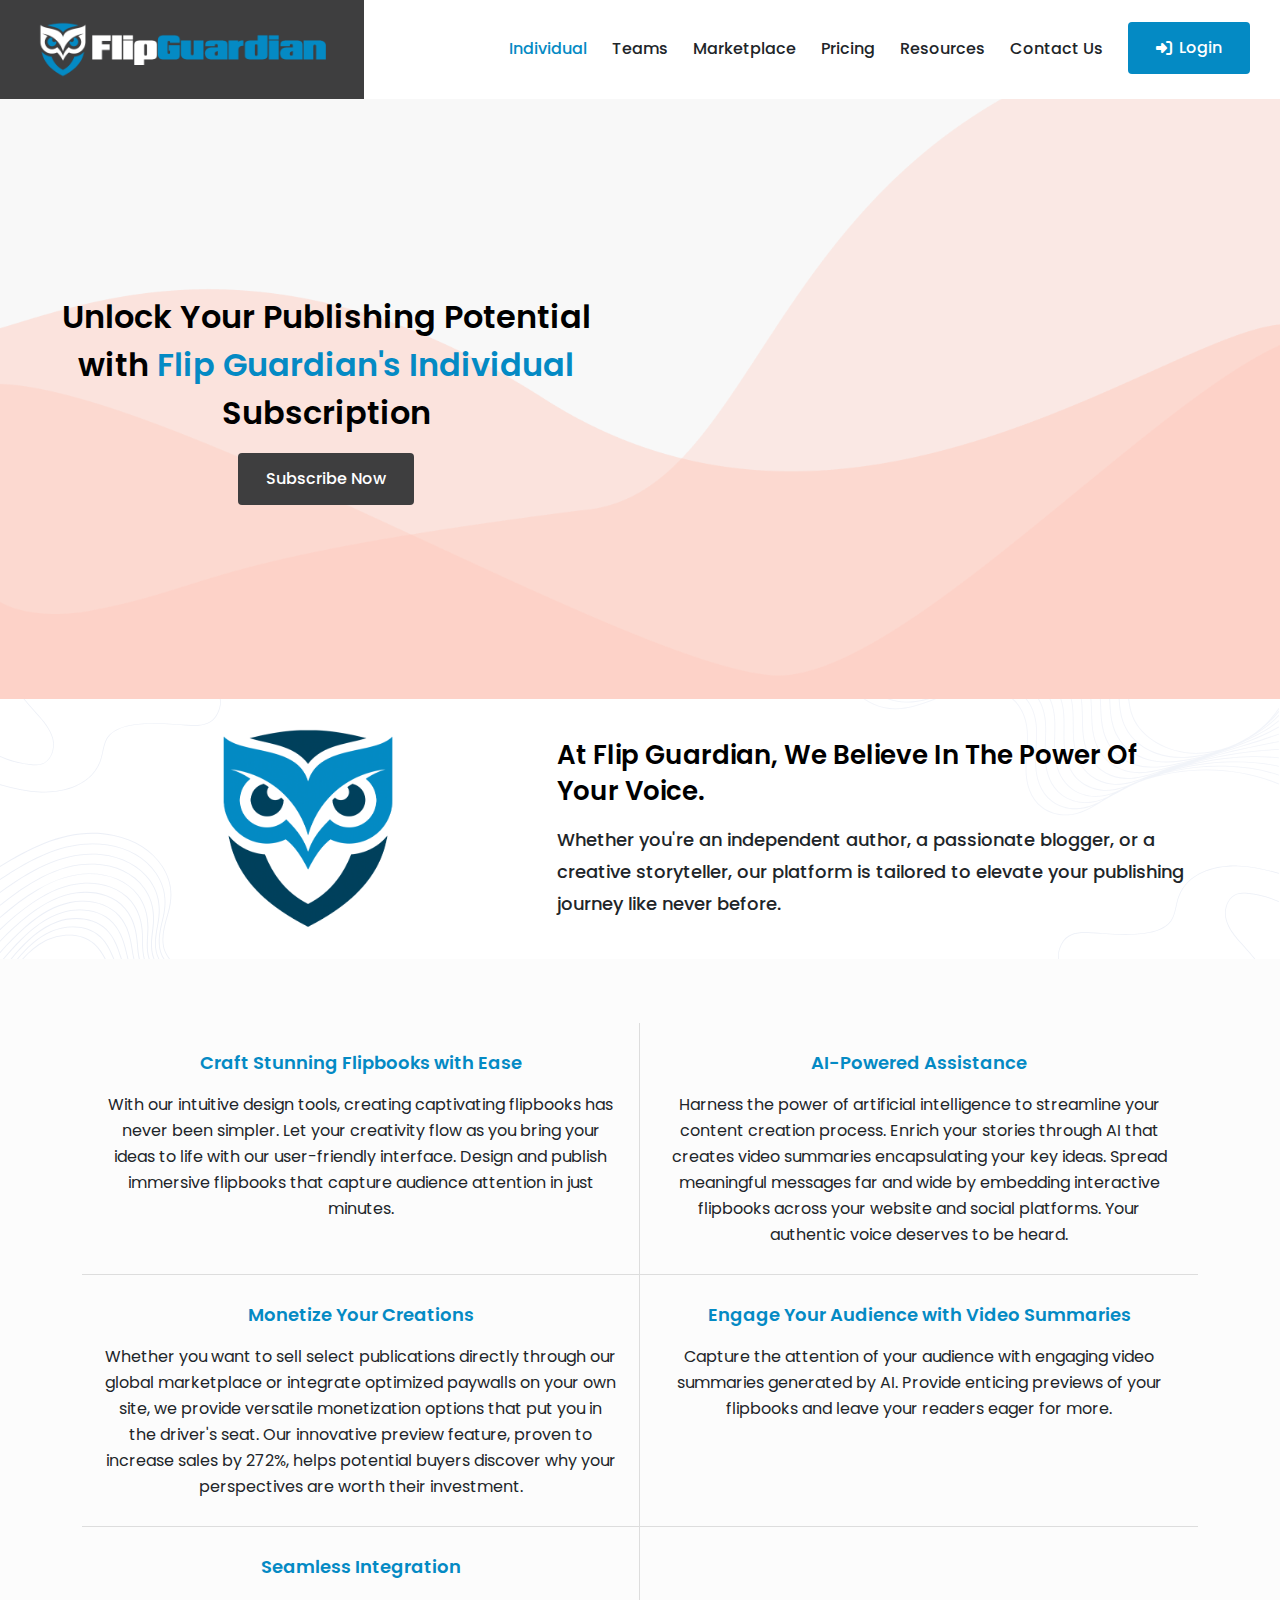
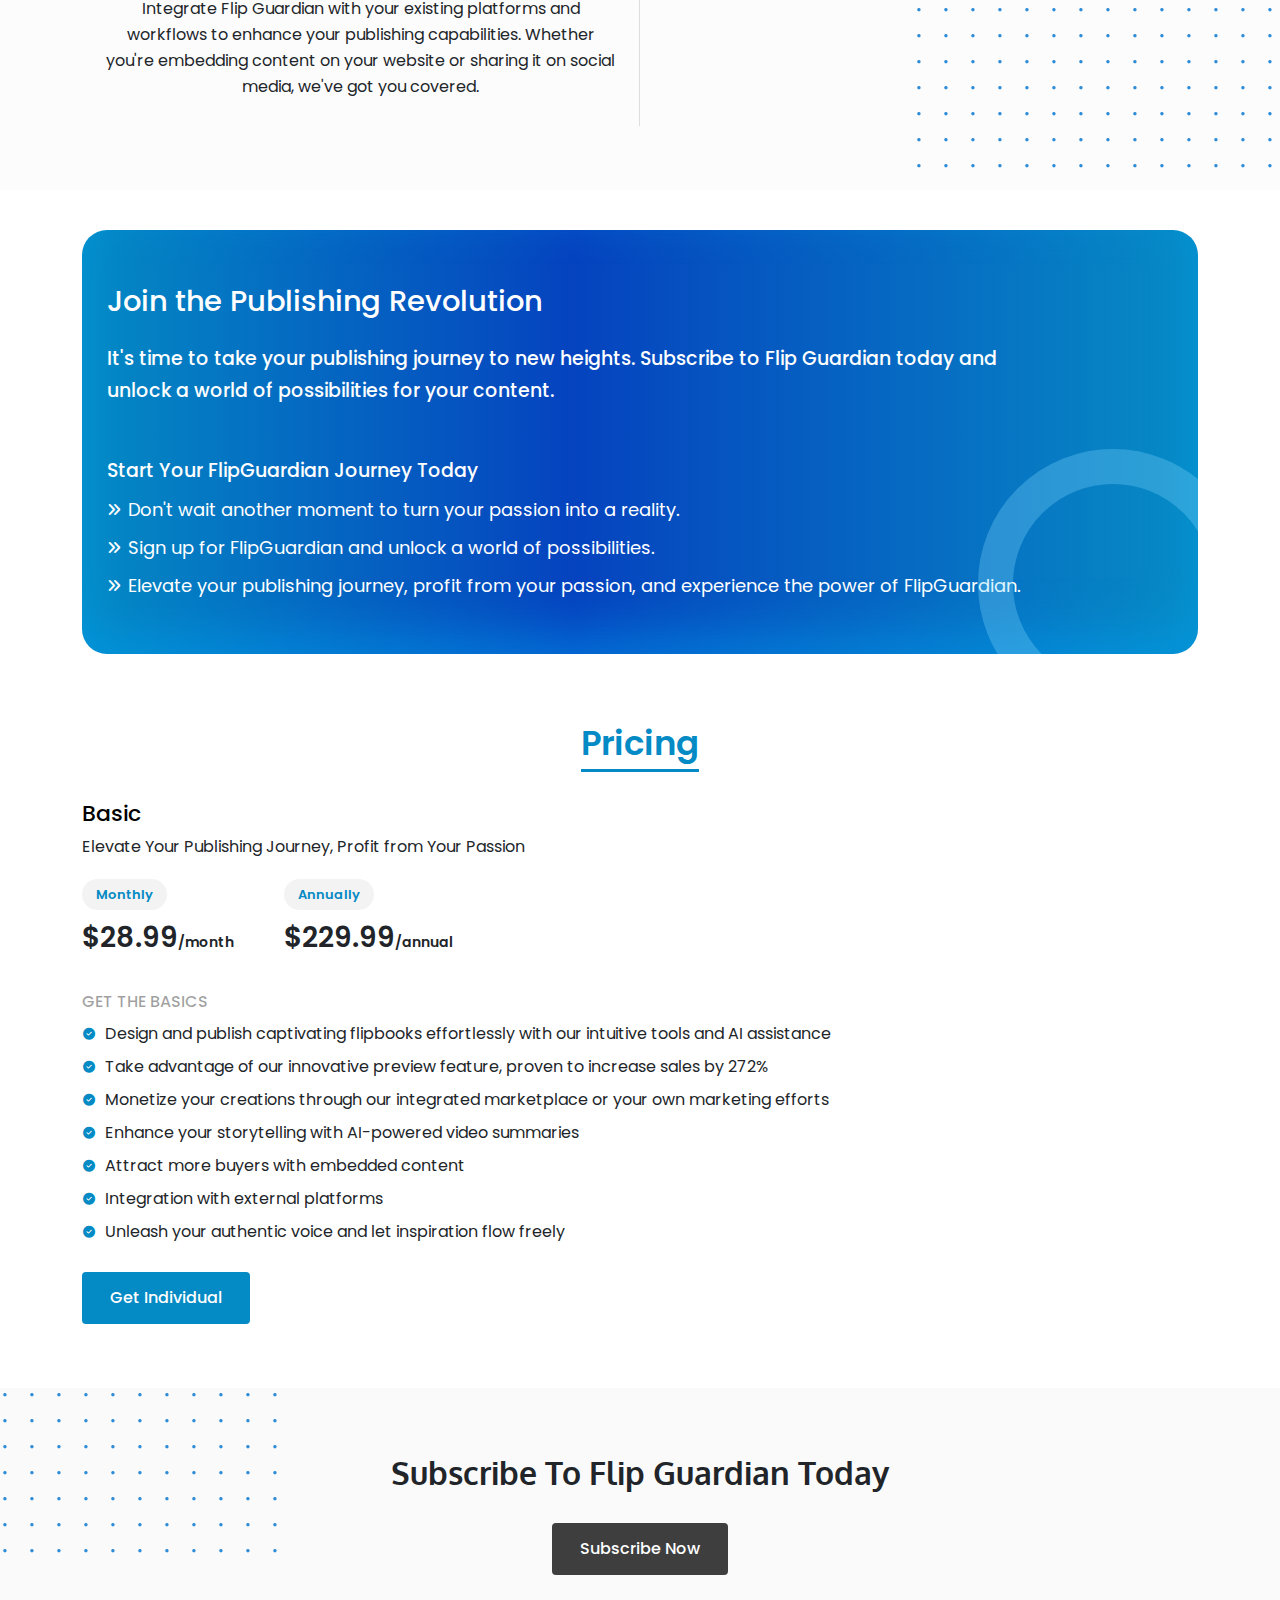
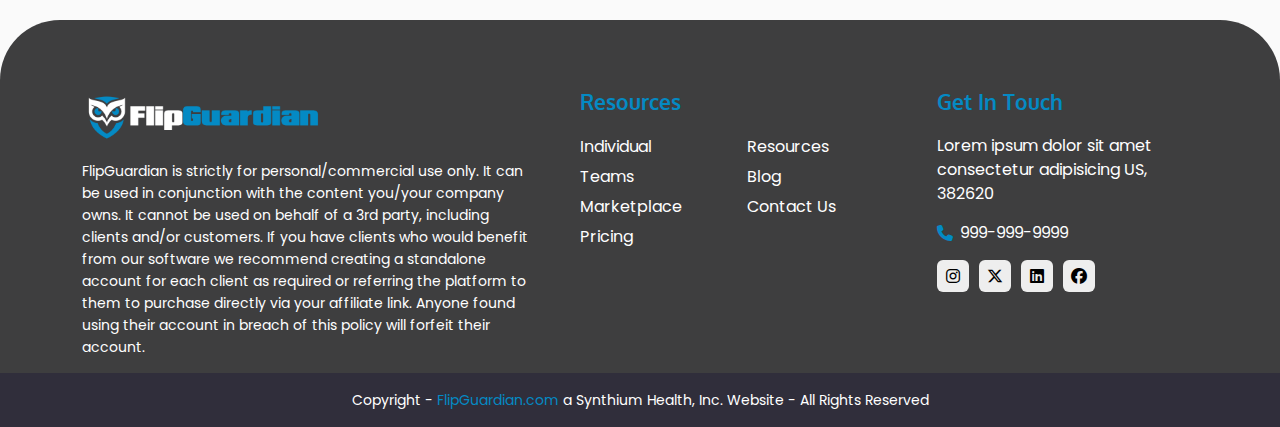
<file: individuals.html>
<!DOCTYPE html>
<html lang="en">
    <head>
        <meta charset="UTF-8">
        <meta name="viewport" content="width=device-width, initial-scale=1.0">
        <title>Individuals - Flipguardian</title>
        <link rel="icon" type="image/x-icon" href="images/favicon.png">

        <!-- Fonts  -->
        <link rel="preconnect" href="https://fonts.googleapis.com">
        <link rel="preconnect" href="https://fonts.gstatic.com" crossorigin>
        <link href="https://fonts.googleapis.com/css2?family=Oxygen:wght@300;400;700&family=Poppins:ital,wght@0,100;0,200;0,300;0,400;0,500;0,600;0,700;0,800;0,900;1,100;1,200;1,300;1,400;1,500;1,600;1,700;1,800;1,900&display=swap" rel="stylesheet">

        <!-- CSS  -->
        <link href="https://cdn.jsdelivr.net/npm/bootstrap@5.0.2/dist/css/bootstrap.min.css" rel="stylesheet" crossorigin="anonymous">
        <link rel="stylesheet" href="https://cdnjs.cloudflare.com/ajax/libs/font-awesome/6.5.1/css/all.min.css" crossorigin="anonymous" referrerpolicy="no-referrer" />
        <link rel="stylesheet" href="style.css">

        <!-- Js  -->
        <script src="https://cdn.jsdelivr.net/npm/@popperjs/core@2.9.2/dist/umd/popper.min.js" crossorigin="anonymous"></script>
        <script src="https://cdn.jsdelivr.net/npm/bootstrap@5.0.2/dist/js/bootstrap.min.js" crossorigin="anonymous"></script>
        <script src="script.js"></script>
    </head>
<body>
    <nav class="navbar fg-navbar navbar-expand-xl" id="navMain">
        <a class="navbar-brand" href="https://demo-flipguardian.netlify.app/"><img src="images/logo.png" alt="Flipguardian" class="brand-logo-img"></a>
        <button type="button" class="btn navbar-toggler border-0 toggle-menu" onclick="toggleSlide()" id="slide-toggle">
            <span class="navbar-dash"></span>
            <span class="navbar-dash"></span>
            <span class="navbar-dash"></span>
        </button>
        <div class="slide navbar-slide" id="slideNavs">
            <ul class="navbar-nav ml-auto" id="elastic_parentsss" data-targets=".nav-item">
                <li class="nav-item active"><a class="nav-link active" href="javascript:void(0)">Individual</a></li>
                <li class="nav-item"><a class="nav-link" href="javascript:void(0)">Teams</a></li>
                <li class="nav-item"><a class="nav-link" href="https://demo-flipguardian-marketplace.netlify.app/">Marketplace</a></li>
                <li class="nav-item"><a class="nav-link" href="javascript:void(0)">Pricing</a></li>
                <li class="nav-item"><a class="nav-link" href="javascript:void(0)">Resources</a></li>
                <li class="nav-item"><a class="nav-link" href="javascript:void(0)">Contact Us</a></li>
                <li class="nav-item"><a href="javascript:void(0)" class="primary-btn with-logo"><i class="fa-solid fa-right-to-bracket icon"></i> Login</a></li>
            </ul>
        </div>
    </nav>

        <!-- Individuals Page Sections  -->
        <section class="page-banner-section individual-page-sec">
            <div class="container-fluid">
                <div class="inner-content">
                    <div class="row w-100">
                        <div class="col-lg-6 gap-3 d-flex flex-column text-col">
                            <h4 class="heading">Unlock Your Publishing Potential with <span class="color-primary">Flip Guardian's Individual</span> Subscription</h4>
                            <div class="btns d-flex align-items-center justify-content-center gap-3">
                                <a href="javascript:void(0)" class="secondary-color-btn">Subscribe Now</a>
                            </div>
                        </div>
                        <div class="col-lg-6">
                            <div class="video-div">
                                <iframe src="https://player.vimeo.com/video/915944061?h=534eca010f" class="video-tag" frameborder="0" allow="autoplay; fullscreen; picture-in-picture"></iframe>
                            </div>
                        </div>
                    </div>
                </div>
            </div>
        </section>
        
        <section class="about-indi-flip">
            <div class="container">
                <div class="row about-indi-row">
                    <div class="col-lg-5 d-flex justify-content-center icon-col">
                        <div class="img-div">
                            <img src="images/favicon.png" alt="Flip Guardian" class="img-fluid logo-icon">
                        </div>
                    </div>
                    <div class="col-lg-7 center-col">
                        <div class="text-content">
                            <p class="text subheading">At Flip Guardian, we believe in the power of your voice.</p>
                            <p class="text">Whether you're an independent author, a passionate blogger, or a creative storyteller, our platform is tailored to elevate your publishing journey like never before.</p>
                        </div>
                    </div>
                </div>
            </div>
        </section>
        
        <section class="details-section section-padding">
            <div class="container">
                <div class="row details-row">
                    <div class="col-lg-12">
                        <div class="card-content">
                            <div class="inner-card">
                                <h5 class="heading">Craft Stunning Flipbooks with Ease</h5>
                                <p class="p-text">With our intuitive design tools, creating captivating flipbooks has never been simpler. Let your creativity flow as you bring your ideas to life with our user-friendly interface. Design and publish immersive flipbooks that capture audience attention in just minutes.</p>
                            </div>
                            <div class="inner-card">
                                <h5 class="heading">AI-Powered Assistance</h5>
                                <p class="p-text">Harness the power of artificial intelligence to streamline your content creation process. Enrich your stories through AI that creates video summaries encapsulating your key ideas. Spread meaningful messages far and wide by embedding interactive flipbooks across your website and social platforms. Your authentic voice deserves to be heard.</p>
                            </div>
                            <div class="inner-card">
                                <h5 class="heading">Monetize Your Creations</h5>
                                <p class="p-text">Whether you want to sell select publications directly through our global marketplace or integrate optimized paywalls on your own site, we provide versatile monetization options that put you in the driver's seat. Our innovative preview feature, proven to increase sales by 272%, helps potential buyers discover why your perspectives are worth their investment.</p>
                            </div>
                            <div class="inner-card">
                                <h5 class="heading">Engage Your Audience with Video Summaries</h5>
                                <p class="p-text">Capture the attention of your audience with engaging video summaries generated by AI. Provide enticing previews of your flipbooks and leave your readers eager for more.</p>
                            </div>  
                            <div class="inner-card">
                                <h5 class="heading">Seamless Integration</h5>
                                <p class="p-text">Integrate Flip Guardian with your existing platforms and workflows to enhance your publishing capabilities. Whether you're embedding content on your website or sharing it on social media, we've got you covered.</p>
                            </div>  
                        </div>
                    </div>
                </div>
            </div>
        </section>

        <section class="call-cta-strip">
            <div class="container">
                <div class="cta-strip white-text text-center">
                    <div class="cta-strip-inner">
                        <div class="text">
                            <h3 class="head">Join the Publishing Revolution</h3>
                            <h5 class="subheading mb-5">It's time to take your publishing journey to new heights. Subscribe to Flip Guardian today and unlock a world of possibilities for your content.</h5>
                            <h5 class="subheading">Start Your FlipGuardian Journey Today</h5>
                            <div class="list-div">
                                <div class="list"><i class="fa-solid fa-angles-right icon"></i> Don't wait another moment to turn your passion into a reality.</div>
                                <div class="list"><i class="fa-solid fa-angles-right icon"></i> Sign up for FlipGuardian and unlock a world of possibilities.</div>
                                <div class="list"><i class="fa-solid fa-angles-right icon"></i> Elevate your publishing journey, profit from your passion, and experience the power of FlipGuardian.</div>
                            </div>
                        </div>
                    </div>
                </div>
            </div>
        </section>

        <section class="price-section individual-price-page section-padding" id="pricing-section">
            <div class="container">
                <div class="pricing-heading">Pricing</div>
                <div class="row price-row">
                    <div class="col-lg-12 price-col">
                        <div class="cards">
                            <div class="price-card">
                                <div class="top-content">
                                    <h5 class="price-head">Basic</h5>
                                    <p class="text">Elevate Your Publishing Journey, Profit from Your Passion</p>
                                </div>
                                <div class="mn-yr-div">
                                    <div>
                                        <span class="month-tag">Monthly</span>
                                        <h4 class="price">$28.99<span class="month">/month</span></h4>
                                    </div>
                                    <div>
                                        <span class="month-tag">Annually</span>
                                        <h4 class="price">$229.99<span class="month">/annual</span></h4>
                                    </div>
                                </div>
                                <div class="listing-divs">
                                    <h5 class="subheading">GET THE BASICS</h5>
                                    <div class="list-div">
                                        <div class="list"><i class="fa-solid fa-circle-check icon"></i> Design and publish captivating flipbooks effortlessly with our intuitive tools and AI assistance</div>
                                        <div class="list"><i class="fa-solid fa-circle-check icon"></i> Take advantage of our innovative preview feature, proven to increase sales by 272%</div>
                                        <div class="list"><i class="fa-solid fa-circle-check icon"></i> Monetize your creations through our integrated marketplace or your own marketing efforts</div>
                                        <div class="list"><i class="fa-solid fa-circle-check icon"></i> Enhance your storytelling with AI-powered video summaries</div>
                                        <div class="list"><i class="fa-solid fa-circle-check icon"></i> Attract more buyers with embedded content</div>
                                        <div class="list"><i class="fa-solid fa-circle-check icon"></i> Integration with external platforms</div>
                                        <div class="list"><i class="fa-solid fa-circle-check icon"></i> Unleash your authentic voice and let inspiration flow freely</div>
                                    </div>
                                    <a href="javascript:void(0)" class="primary-btn price-btn">Get Individual</a>
                                </div>
                            </div>
                        </div>
                    </div>
                </div>
            </div>
        </section>

        <section class="sign-up-sec section-padding">
            <div class="container">
                <div class="text-content">
                    <h4 class="heading">Subscribe to Flip Guardian Today</h4>
                    <a href="javascript:void(0)" class="secondary-color-btn">Subscribe Now</a>
                </div>
            </div>
        </section>

    <!-- Footer  -->
    <footer class="footer footer-dark">
        <div class="container footer-container">
            <div class="row footer-row">
                <div class="col-lg-5">
                    <div class="logo-content">
                        <a href="javascript:void(0)"><img src="images/logo.png" alt="Flipguardian" class="footer-logo-img"></a>
                        <div class="p-text-div">
                            <p class="p-text">FlipGuardian is strictly for personal/commercial use only. It can be used in conjunction with the content you/your company owns. It cannot be used on behalf of a 3rd party, including clients and/or customers. If you have clients who would benefit from our software we recommend creating a standalone account for each client as required or referring the platform to them to purchase directly via your affiliate link. Anyone found using their account in breach of this policy will forfeit their account.</p>
                        </div>
                    </div>
                </div>

                <div class="col-lg-4 col-md-6 left-padding">
                    <h4 class="footer-title">Resources</h4>
                    <div class="links">
                        <div class="row w-100 gy-1">
                            <div class="col-sm-6 d-flex gap-1 flex-column">
                                <a href="javascript:void(0)" class="footer-link">Individual</a>
                                <a href="javascript:void(0)" class="footer-link">Teams</a>
                                <a href="javascript:void(0)" class="footer-link">Marketplace</a>
                                <a href="#pricing-section" class="footer-link">Pricing</a>
                            </div>
                            <div class="col-sm-6 d-flex gap-1 flex-column">
                                <a href="javascript:void(0)" class="footer-link">Resources</a>
                                <a href="javascript:void(0)" class="footer-link">Blog</a>
                                <a href="javascript:void(0)" class="footer-link">Contact Us</a>
                            </div>
                        </div>
                    </div>
                </div>
                <div class="col-lg-3 col-md-6">
                    <h4 class="footer-title">Get In Touch</h4>
                    <div class="get-in-touch-div">
                        <div class="location-div">Lorem ipsum dolor sit amet consectetur adipisicing US, 382620</div>
                        <a href="tel:999-999-9999" class="contact-div">
                            <i class="fa-solid fa-phone icon"></i> 999-999-9999
                        </a>
                        <div class="social-links">
                            <a href="javascript:void(0)" class="footer-social-media-link"><i class="fa-brands fa-instagram icon"></i></a>
                            <a href="javascript:void(0)" class="footer-social-media-link"><i class="fa-brands fa-x-twitter icon"></i></a>
                            <a href="javascript:void(0)" class="footer-social-media-link"><i class="fa-brands fa-linkedin icon"></i></a>
                            <a href="javascript:void(0)" class="footer-social-media-link"><i class="fa-brands fa-facebook icon"></i></a>
                        </div>
                    </div>
                </div>
            </div>
        </div>
        <div class="copyright-div">
            <p class="copyright-text">Copyright - <a href="javascript:void(0)" class="color-primary text-decoration-none">FlipGuardian.com</a> a Synthium Health, Inc. Website - All Rights Reserved</p>
        </div>
    </footer>
</body>
</html>
</file>
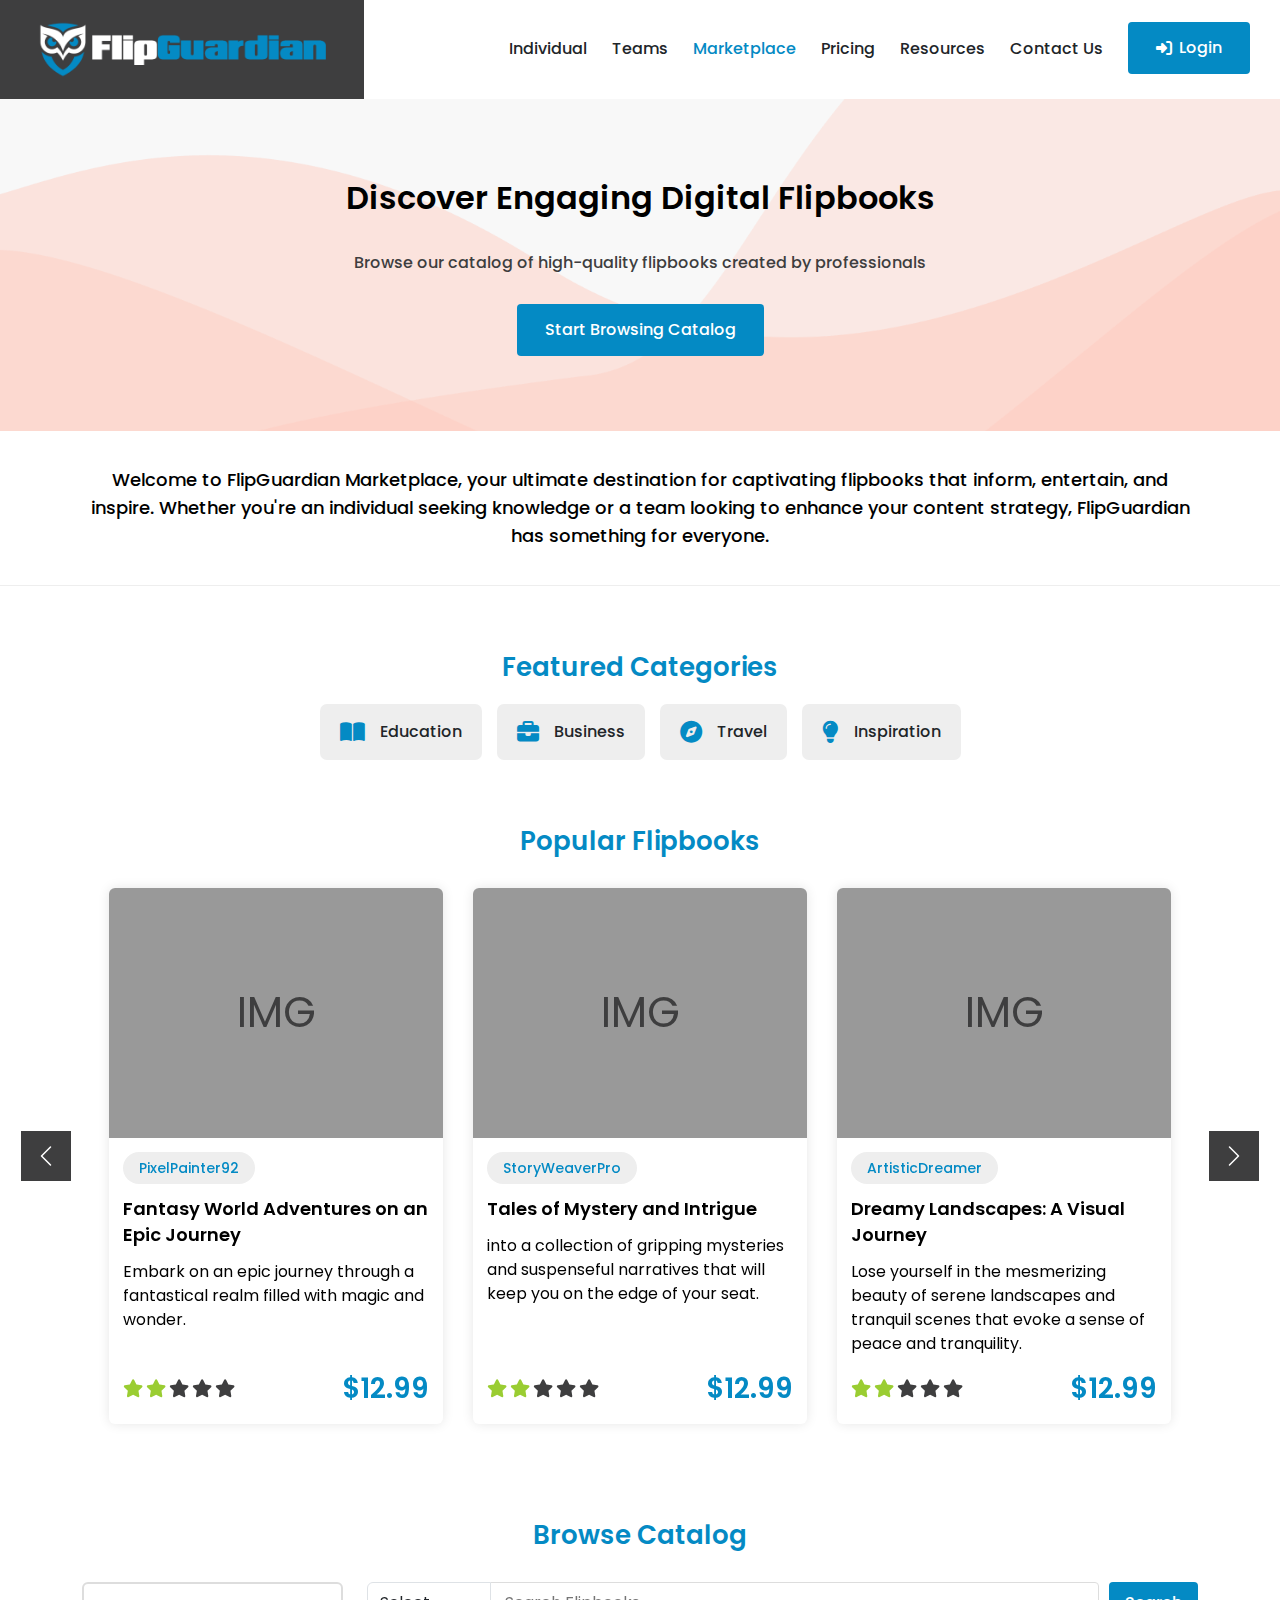
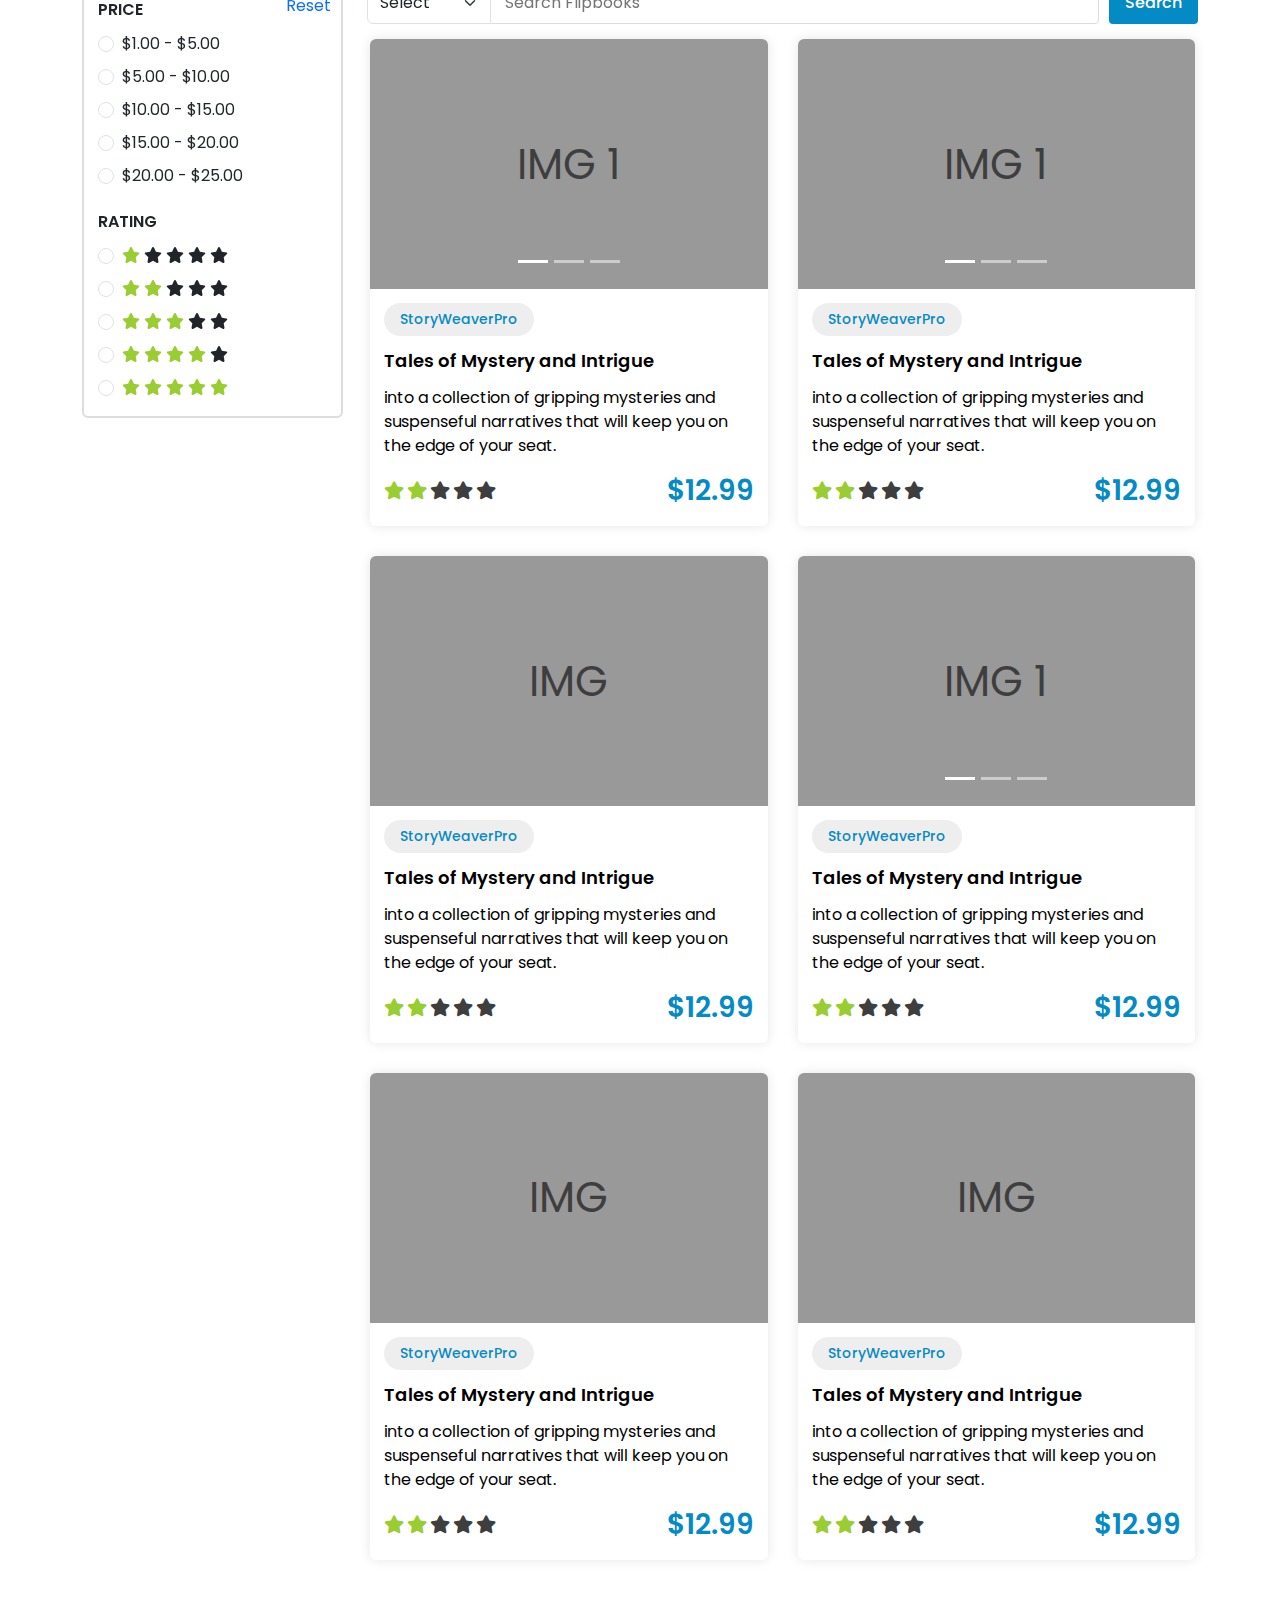
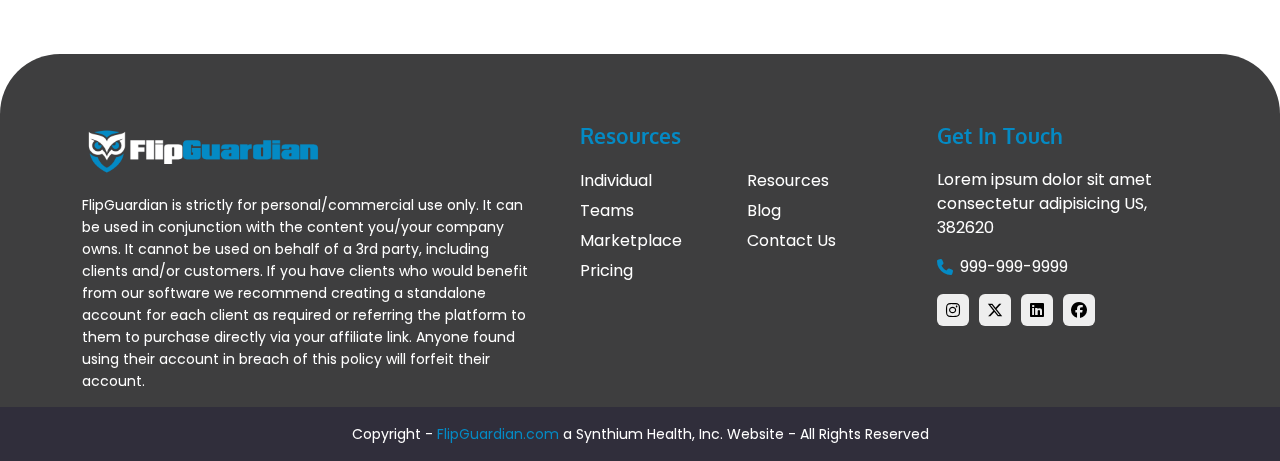
<file: marketplace.html>
<!DOCTYPE html>
<html lang="en">
    <head>
        <meta charset="UTF-8">
        <meta name="viewport" content="width=device-width, initial-scale=1.0">
        <title>Marketplace - Flipguardian</title>
        <link rel="icon" type="image/x-icon" href="images/favicon.png">

        <!-- Fonts  -->
        <link rel="preconnect" href="https://fonts.googleapis.com">
        <link rel="preconnect" href="https://fonts.gstatic.com" crossorigin>
        <link href="https://fonts.googleapis.com/css2?family=Oxygen:wght@300;400;700&family=Poppins:ital,wght@0,100;0,200;0,300;0,400;0,500;0,600;0,700;0,800;0,900;1,100;1,200;1,300;1,400;1,500;1,600;1,700;1,800;1,900&display=swap" rel="stylesheet">

        <!-- CSS  -->
        <link href="https://cdn.jsdelivr.net/npm/bootstrap@5.0.2/dist/css/bootstrap.min.css" rel="stylesheet" crossorigin="anonymous">
        <link rel="stylesheet" href="https://cdnjs.cloudflare.com/ajax/libs/font-awesome/6.5.1/css/all.min.css" crossorigin="anonymous" referrerpolicy="no-referrer" />
        <link rel="stylesheet" href="style.css">

        <!-- Js  -->
        <script src="https://cdn.jsdelivr.net/npm/@popperjs/core@2.9.2/dist/umd/popper.min.js" crossorigin="anonymous"></script>
        <script src="https://cdn.jsdelivr.net/npm/bootstrap@5.0.2/dist/js/bootstrap.min.js" crossorigin="anonymous"></script>
        <script src="script.js"></script>
    </head>
<body>
    <nav class="navbar fg-navbar navbar-expand-xl" id="navMain">
        <a class="navbar-brand" href="https://demo-flipguardian.netlify.app/"><img src="images/logo.png" alt="Flipguardian" class="brand-logo-img"></a>
        <button type="button" class="btn navbar-toggler border-0 toggle-menu" onclick="toggleSlide()" id="slide-toggle">
            <span class="navbar-dash"></span>
            <span class="navbar-dash"></span>
            <span class="navbar-dash"></span>
        </button>
        <div class="slide navbar-slide" id="slideNavs">
            <ul class="navbar-nav ml-auto" id="elastic_parentsss" data-targets=".nav-item">
                <li class="nav-item active"><a class="nav-link" href="javascript:void(0)">Individual</a></li>
                <li class="nav-item"><a class="nav-link" href="javascript:void(0)">Teams</a></li>
                <li class="nav-item"><a class="nav-link active" href="https://demo-flipguardian-marketplace.netlify.app/">Marketplace</a></li>
                <li class="nav-item"><a class="nav-link" href="javascript:void(0)">Pricing</a></li>
                <li class="nav-item"><a class="nav-link" href="javascript:void(0)">Resources</a></li>
                <li class="nav-item"><a class="nav-link" href="javascript:void(0)">Contact Us</a></li>
                <li class="nav-item"><a href="javascript:void(0)" class="primary-btn with-logo"><i class="fa-solid fa-right-to-bracket icon"></i> Login</a></li>
            </ul>
        </div>
    </nav>

    <!-- Market Place Page Sections  -->
    <section class="page-banner-section">
        <div class="container">
            <div class="inner-content">
                <h4 class="heading">Discover Engaging Digital Flipbooks</h4>
                <h6 class="subheading">Browse our catalog of high-quality flipbooks created by professionals</h6>
                <a href="#browse-catalog" class="primary-btn">Start Browsing Catalog</a>
            </div>
        </div>
    </section>

    <div class="introduction-div">
        <div class="container">
            <p class="introduction-text">Welcome to FlipGuardian Marketplace, your ultimate destination for captivating flipbooks that inform, entertain, and inspire. Whether you're an individual seeking knowledge or a team looking to enhance your content strategy, FlipGuardian has something for everyone.</p>
        </div>
    </div>

    <div class="featured-categories section-padding">
        <div class="container">
            <div class="sec-heading-div">
                <h3 class="title">Featured Categories</h3>
            </div>
            <div class="tag-content">
                <div class="tag"><i class="fa-solid fa-book-open icon"></i>  Education</div>
                <div class="tag"><i class="fa-solid fa-briefcase icon"></i>  Business</div>
                <div class="tag"><i class="fa-solid fa-compass icon"></i>  Travel</div>
                <div class="tag"><i class="fa-solid fa-lightbulb icon"></i>  Inspiration</div>
            </div>
        </div>
    </div>

    <section class="popular-flipbooks-sec section-padding">
        <div class="container">
            <div class="sec-heading-div">
                <h3 class="title mb-0">Popular Flipbooks</h3>
            </div>

            <div class="row mx-auto my-auto justify-content-center">
                <div id="carouselExampleIndicators" class="carousel slide flipbooks-slider" data-bs-ride="carousel" data-bs-interval="4500">
                    <div class="carousel-inner flipbooks-cards" role="listbox">
                      <div class="carousel-item active">
                        <div class="col-md-4 carousel-col">
                            <div class="flipbooks-card">
                                <div class="img-div">
                                    <div class="img">IMG</div>
                                </div>
                                <div class="inner-text-content">
                                    <h6 class="author-screen-name">PixelPainter92</h6>
                                    <a href="javascript:void(0)" class="title">Fantasy World Adventures on an Epic Journey</a>
                                    <p class="desc">Embark on an epic journey through a fantastical realm filled with magic and wonder.</p>
                                    <div class="price-star-div">
                                        <div class="star-div">
                                            <i class="fa-solid fa-star star-icon rated"></i>
                                            <i class="fa-solid fa-star star-icon rated"></i>
                                            <i class="fa-solid fa-star star-icon"></i>
                                            <i class="fa-solid fa-star star-icon"></i>
                                            <i class="fa-solid fa-star star-icon"></i>
                                        </div>
                                        <h6 class="price">$12.99</h6>
                                    </div>
                                </div>
                            </div>
                        </div>
                      </div>
    
                      <div class="carousel-item">
                        <div class="col-md-4 carousel-col">
                            <div class="flipbooks-card">
                                <div class="img-div"><div class="img">IMG</div></div>
                                <div class="inner-text-content">
                                    <h6 class="author-screen-name">StoryWeaverPro</h6>
                                    <a href="javascript:void(0)" class="title">Tales of Mystery and Intrigue</a>
                                    <p class="desc">into a collection of gripping mysteries and suspenseful narratives that will keep you on the edge of your seat.</p>
                                    <div class="price-star-div">
                                        <div class="star-div">
                                            <i class="fa-solid fa-star star-icon rated"></i>
                                            <i class="fa-solid fa-star star-icon rated"></i>
                                            <i class="fa-solid fa-star star-icon"></i>
                                            <i class="fa-solid fa-star star-icon"></i>
                                            <i class="fa-solid fa-star star-icon"></i>
                                        </div>
                                        <h6 class="price">$12.99</h6>
                                    </div>
                                </div>
                            </div>
                        </div>
                      </div>
    
                      <div class="carousel-item">
                        <div class="col-md-4 carousel-col">
                            <div class="flipbooks-card">
                                <div class="img-div"><div class="img">IMG</div></div>
                                <div class="inner-text-content">
                                    <h6 class="author-screen-name">ArtisticDreamer</h6>
                                    <a href="javascript:void(0)" class="title">Dreamy Landscapes: A Visual Journey</a>
                                    <p class="desc">Lose yourself in the mesmerizing beauty of serene landscapes and tranquil scenes that evoke a sense of peace and tranquility.</p>
                                    <div class="price-star-div">
                                        <div class="star-div">
                                            <i class="fa-solid fa-star star-icon rated"></i>
                                            <i class="fa-solid fa-star star-icon rated"></i>
                                            <i class="fa-solid fa-star star-icon"></i>
                                            <i class="fa-solid fa-star star-icon"></i>
                                            <i class="fa-solid fa-star star-icon"></i>
                                        </div>
                                        <h6 class="price">$12.99</h6>
                                    </div>
                                </div>
                            </div>
                        </div>
                      </div>
    
                      <div class="carousel-item">
                        <div class="col-md-4 carousel-col">
                            <div class="flipbooks-card">
                                <div class="img-div"><div class="img">IMG</div></div>
                                <div class="inner-text-content">
                                    <h6 class="author-screen-name">FlipbookMaster</h6>
                                    <a href="javascript:void(0)" class="title">The Art of Animation: Basics and Beyond the Limits</a>
                                    <p class="desc">Learn the fundamentals of animation and unleash your creativity with step-by-step guides and expert tips.</p>
                                    <div class="price-star-div">
                                        <div class="star-div">
                                            <i class="fa-solid fa-star star-icon rated"></i>
                                            <i class="fa-solid fa-star star-icon rated"></i>
                                            <i class="fa-solid fa-star star-icon"></i>
                                            <i class="fa-solid fa-star star-icon"></i>
                                            <i class="fa-solid fa-star star-icon"></i>
                                        </div>
                                        <h6 class="price">$12.99</h6>
                                    </div>
                                </div>
                            </div>
                        </div>
                      </div>
    
                      <div class="carousel-item">
                        <div class="col-md-4 carousel-col">
                            <div class="flipbooks-card">
                                <div class="img-div"><div class="img">IMG</div></div>
                                <div class="inner-text-content">
                                    <h6 class="author-screen-name">DigitalArtNinja</h6>
                                    <a href="javascript:void(0)" class="title">Digital Delights: A Collection of Stunning Artworks</a>
                                    <p class="desc">Feast your eyes on a gallery of breathtaking digital artworks showcasing the limitless possibilities of digital creativity.</p>
                                    <div class="price-star-div">
                                        <div class="star-div">
                                            <i class="fa-solid fa-star star-icon rated"></i>
                                            <i class="fa-solid fa-star star-icon rated"></i>
                                            <i class="fa-solid fa-star star-icon"></i>
                                            <i class="fa-solid fa-star star-icon"></i>
                                            <i class="fa-solid fa-star star-icon"></i>
                                        </div>
                                        <h6 class="price">$12.99</h6>
                                    </div>
                                </div>
                            </div>
                        </div>
                      </div>
    
                    </div>
                    <button class="carousel-control-prev" type="button" data-bs-target="#carouselExampleIndicators" data-bs-slide="prev">
                      <span class="carousel-control-prev-icon" aria-hidden="true"></span>
                      <span class="visually-hidden">Previous</span>
                    </button>
                    <button class="carousel-control-next" type="button" data-bs-target="#carouselExampleIndicators" data-bs-slide="next">
                      <span class="carousel-control-next-icon" aria-hidden="true"></span>
                      <span class="visually-hidden">Next</span>
                    </button>
                </div>
            </div>
        </div>
    </section>

    <section class="section-padding pt-0" id="browse-catalog">
        <div class="container">
            <div class="sec-heading-div">
                <h3 class="title mb-0">Browse Catalog</h3>
            </div>

            <div class="row flipbooks-cards">
                <div class="col-lg-3">
                    <div class="filter-div">
                        <a href="javascript:void(0)" class="reset-btn">Reset</a>
                        <div class="form-group">
                            <label for="price_range" class="form-label">Price</label>
                            <div class="checkboxs">
                                <div class="form-check">
                                    <input class="form-check-input" type="radio" name="price_range" id="price-1"/>
                                    <label class="form-check-label" for="price-1">$1.00 - $5.00</label>
                                  </div>
                                  <div class="form-check">
                                    <input class="form-check-input" type="radio" name="price_range" id="price-2"/>
                                    <label class="form-check-label" for="price-2">$5.00 - $10.00</label>
                                  </div>
                                  <div class="form-check">
                                    <input class="form-check-input" type="radio" name="price_range" id="price-3"/>
                                    <label class="form-check-label" for="price-3">$10.00 - $15.00</label>
                                  </div>
                                  <div class="form-check">
                                    <input class="form-check-input" type="radio" name="price_range" id="price-4"/>
                                    <label class="form-check-label" for="price-4">$15.00 - $20.00</label>
                                  </div>
                                  <div class="form-check">
                                    <input class="form-check-input" type="radio" name="price_range" id="price-5"/>
                                    <label class="form-check-label" for="price-5">$20.00 - $25.00</label>
                                  </div>
                            </div>
                        </div>
                        <div class="form-group">
                            <label for="star_rating" class="form-label">Rating</label>
                            <div class="checkboxs">
                                <div class="form-check">
                                    <input class="form-check-input" type="radio" name="star_rating" id="one-star"/>
                                    <label class="form-check-label" for="one-star">
                                      <i class="fa-solid fa-star rated"></i>
                                      <i class="fa-solid fa-star"></i>
                                      <i class="fa-solid fa-star"></i>
                                      <i class="fa-solid fa-star"></i>
                                      <i class="fa-solid fa-star"></i>
                                    </label>
                                </div>
                                <div class="form-check">
                                    <input class="form-check-input" type="radio" name="star_rating" id="two-star"/>
                                    <label class="form-check-label" for="two-star">
                                      <i class="fa-solid fa-star rated"></i>
                                      <i class="fa-solid fa-star rated"></i>
                                      <i class="fa-solid fa-star"></i>
                                      <i class="fa-solid fa-star"></i>
                                      <i class="fa-solid fa-star"></i>
                                    </label>
                                </div>
                                <div class="form-check">
                                    <input class="form-check-input" type="radio" name="star_rating" id="three-star"/>
                                    <label class="form-check-label" for="three-star">
                                      <i class="fa-solid fa-star rated"></i>
                                      <i class="fa-solid fa-star rated"></i>
                                      <i class="fa-solid fa-star rated"></i>
                                      <i class="fa-solid fa-star"></i>
                                      <i class="fa-solid fa-star"></i>
                                    </label>
                                </div>
                                <div class="form-check">
                                    <input class="form-check-input" type="radio" name="star_rating" id="four-star"/>
                                    <label class="form-check-label" for="four-star">
                                      <i class="fa-solid fa-star rated"></i>
                                      <i class="fa-solid fa-star rated"></i>
                                      <i class="fa-solid fa-star rated"></i>
                                      <i class="fa-solid fa-star rated"></i>
                                      <i class="fa-solid fa-star"></i>
                                    </label>
                                </div>
                                <div class="form-check">
                                    <input class="form-check-input" type="radio" name="star_rating" id="five-star"/>
                                    <label class="form-check-label" for="five-star">
                                      <i class="fa-solid fa-star rated"></i>
                                      <i class="fa-solid fa-star rated"></i>
                                      <i class="fa-solid fa-star rated"></i>
                                      <i class="fa-solid fa-star rated"></i>
                                      <i class="fa-solid fa-star rated"></i>
                                    </label>
                                </div>
                            </div>
                        </div>
                    </div>
                </div>
                <div class="col-lg-9">
                    <div class="search-bar">
                          <div class="input-group">
                            <select class="form-select search-categories" id="categories">
                              <option selected>Select</option>
                              <option value="Education">Education</option>
                              <option value="Business">Business</option>
                              <option value="Travel">Travel</option>
                              <option value="Inspiration">Inspiration</option>
                            </select>
                            <input type="text" class="input-text" placeholder="Search Flipbooks">
                          </div>
                        <button class="primary-btn">Search</button>
                    </div>
                    <div class="row flipbooks-cards-row">
                        <div class="col-md-6 carousel-col">
                            <div class="flipbooks-card">
                                <div class="img-div carousel slide" id="inner-img-slider-1" data-bs-ride="carousel" data-bs-interval="4500">
                                    <div class="carousel-indicators">
                                        <button type="button" data-bs-target="#inner-img-slider-1" data-bs-slide-to="0" class="active" aria-current="true" aria-label="Slide 1"></button>
                                        <button type="button" data-bs-target="#inner-img-slider-1" data-bs-slide-to="1" aria-label="Slide 2"></button>
                                        <button type="button" data-bs-target="#inner-img-slider-1" data-bs-slide-to="2" aria-label="Slide 3"></button>
                                    </div>
                                    <div class="carousel-inner">
                                        <div class="carousel-item active"><div class="img">IMG 1</div></div>
                                        <div class="carousel-item"><div class="img">IMG 2</div></div>
                                        <div class="carousel-item"><div class="img">IMG 3</div></div>
                                    </div>
                                </div>
                                <div class="inner-text-content">
                                    <h6 class="author-screen-name">StoryWeaverPro</h6>
                                    <a href="javascript:void(0)" class="title">Tales of Mystery and Intrigue</a>
                                    <p class="desc">into a collection of gripping mysteries and suspenseful narratives that will keep you on the edge of your seat.</p>
                                    <div class="price-star-div">
                                        <div class="star-div">
                                            <i class="fa-solid fa-star star-icon rated"></i>
                                            <i class="fa-solid fa-star star-icon rated"></i>
                                            <i class="fa-solid fa-star star-icon"></i>
                                            <i class="fa-solid fa-star star-icon"></i>
                                            <i class="fa-solid fa-star star-icon"></i>
                                        </div>
                                        <h6 class="price">$12.99</h6>
                                    </div>
                                </div>
                            </div>
                        </div>
                        <div class="col-md-6 carousel-col">
                            <div class="flipbooks-card">
                                <div class="img-div carousel slide" id="inner-img-slider-2" data-bs-ride="carousel" data-bs-interval="4500">
                                    <div class="carousel-indicators">
                                        <button type="button" data-bs-target="#inner-img-slider-2" data-bs-slide-to="0" class="active" aria-current="true" aria-label="Slide 1"></button>
                                        <button type="button" data-bs-target="#inner-img-slider-2" data-bs-slide-to="1" aria-label="Slide 2"></button>
                                        <button type="button" data-bs-target="#inner-img-slider-2" data-bs-slide-to="2" aria-label="Slide 3"></button>
                                    </div>
                                    <div class="carousel-inner">
                                        <div class="carousel-item active"><div class="img">IMG 1</div></div>
                                        <div class="carousel-item"><div class="img">IMG 2</div></div>
                                        <div class="carousel-item"><div class="img">IMG 3</div></div>
                                    </div>
                                </div>
                                <div class="inner-text-content">
                                    <h6 class="author-screen-name">StoryWeaverPro</h6>
                                    <a href="javascript:void(0)" class="title">Tales of Mystery and Intrigue</a>
                                    <p class="desc">into a collection of gripping mysteries and suspenseful narratives that will keep you on the edge of your seat.</p>
                                    <div class="price-star-div">
                                        <div class="star-div">
                                            <i class="fa-solid fa-star star-icon rated"></i>
                                            <i class="fa-solid fa-star star-icon rated"></i>
                                            <i class="fa-solid fa-star star-icon"></i>
                                            <i class="fa-solid fa-star star-icon"></i>
                                            <i class="fa-solid fa-star star-icon"></i>
                                        </div>
                                        <h6 class="price">$12.99</h6>
                                    </div>
                                </div>
                            </div>
                        </div>
                        <div class="col-md-6 carousel-col">
                            <div class="flipbooks-card">
                                <div class="img-div"><div class="img">IMG</div></div>
                                <div class="inner-text-content">
                                    <h6 class="author-screen-name">StoryWeaverPro</h6>
                                    <a href="javascript:void(0)" class="title">Tales of Mystery and Intrigue</a>
                                    <p class="desc">into a collection of gripping mysteries and suspenseful narratives that will keep you on the edge of your seat.</p>
                                    <div class="price-star-div">
                                        <div class="star-div">
                                            <i class="fa-solid fa-star star-icon rated"></i>
                                            <i class="fa-solid fa-star star-icon rated"></i>
                                            <i class="fa-solid fa-star star-icon"></i>
                                            <i class="fa-solid fa-star star-icon"></i>
                                            <i class="fa-solid fa-star star-icon"></i>
                                        </div>
                                        <h6 class="price">$12.99</h6>
                                    </div>
                                </div>
                            </div>
                        </div>
                        <div class="col-md-6 carousel-col">
                            <div class="flipbooks-card">
                                <div class="img-div carousel slide" id="inner-img-slider-3" data-bs-ride="carousel" data-bs-interval="4500">
                                    <div class="carousel-indicators">
                                        <button type="button" data-bs-target="#inner-img-slider-3" data-bs-slide-to="0" class="active" aria-current="true" aria-label="Slide 1"></button>
                                        <button type="button" data-bs-target="#inner-img-slider-3" data-bs-slide-to="1" aria-label="Slide 2"></button>
                                        <button type="button" data-bs-target="#inner-img-slider-3" data-bs-slide-to="2" aria-label="Slide 3"></button>
                                    </div>
                                    <div class="carousel-inner">
                                        <div class="carousel-item active"><div class="img">IMG 1</div></div>
                                        <div class="carousel-item"><div class="img">IMG 2</div></div>
                                        <div class="carousel-item"><div class="img">IMG 3</div></div>
                                    </div>
                                </div>
                                <div class="inner-text-content">
                                    <h6 class="author-screen-name">StoryWeaverPro</h6>
                                    <a href="javascript:void(0)" class="title">Tales of Mystery and Intrigue</a>
                                    <p class="desc">into a collection of gripping mysteries and suspenseful narratives that will keep you on the edge of your seat.</p>
                                    <div class="price-star-div">
                                        <div class="star-div">
                                            <i class="fa-solid fa-star star-icon rated"></i>
                                            <i class="fa-solid fa-star star-icon rated"></i>
                                            <i class="fa-solid fa-star star-icon"></i>
                                            <i class="fa-solid fa-star star-icon"></i>
                                            <i class="fa-solid fa-star star-icon"></i>
                                        </div>
                                        <h6 class="price">$12.99</h6>
                                    </div>
                                </div>
                            </div>
                        </div>
                        <div class="col-md-6 carousel-col">
                            <div class="flipbooks-card">
                                <div class="img-div"><div class="img">IMG</div></div>
                                <div class="inner-text-content">
                                    <h6 class="author-screen-name">StoryWeaverPro</h6>
                                    <a href="javascript:void(0)" class="title">Tales of Mystery and Intrigue</a>
                                    <p class="desc">into a collection of gripping mysteries and suspenseful narratives that will keep you on the edge of your seat.</p>
                                    <div class="price-star-div">
                                        <div class="star-div">
                                            <i class="fa-solid fa-star star-icon rated"></i>
                                            <i class="fa-solid fa-star star-icon rated"></i>
                                            <i class="fa-solid fa-star star-icon"></i>
                                            <i class="fa-solid fa-star star-icon"></i>
                                            <i class="fa-solid fa-star star-icon"></i>
                                        </div>
                                        <h6 class="price">$12.99</h6>
                                    </div>
                                </div>
                            </div>
                        </div>
                        <div class="col-md-6 carousel-col">
                            <div class="flipbooks-card">
                                <div class="img-div"><div class="img">IMG</div></div>
                                <div class="inner-text-content">
                                    <h6 class="author-screen-name">StoryWeaverPro</h6>
                                    <a href="javascript:void(0)" class="title">Tales of Mystery and Intrigue</a>
                                    <p class="desc">into a collection of gripping mysteries and suspenseful narratives that will keep you on the edge of your seat.</p>
                                    <div class="price-star-div">
                                        <div class="star-div">
                                            <i class="fa-solid fa-star star-icon rated"></i>
                                            <i class="fa-solid fa-star star-icon rated"></i>
                                            <i class="fa-solid fa-star star-icon"></i>
                                            <i class="fa-solid fa-star star-icon"></i>
                                            <i class="fa-solid fa-star star-icon"></i>
                                        </div>
                                        <h6 class="price">$12.99</h6>
                                    </div>
                                </div>
                            </div>
                        </div>
                    </div>
                </div>
            </div>
        </div>
    </section>


    <!-- Footer  -->
    <footer class="footer footer-dark">
        <div class="container footer-container">
            <div class="row footer-row">
                <div class="col-lg-5">
                    <div class="logo-content">
                        <a href="javascript:void(0)"><img src="images/logo.png" alt="Flipguardian" class="footer-logo-img"></a>
                        <div class="p-text-div">
                            <p class="p-text">FlipGuardian is strictly for personal/commercial use only. It can be used in conjunction with the content you/your company owns. It cannot be used on behalf of a 3rd party, including clients and/or customers. If you have clients who would benefit from our software we recommend creating a standalone account for each client as required or referring the platform to them to purchase directly via your affiliate link. Anyone found using their account in breach of this policy will forfeit their account.</p>
                        </div>
                    </div>
                </div>

                <div class="col-lg-4 col-md-6 left-padding">
                    <h4 class="footer-title">Resources</h4>
                    <div class="links">
                        <div class="row w-100 gy-1">
                            <div class="col-sm-6 d-flex gap-1 flex-column">
                                <a href="javascript:void(0)" class="footer-link">Individual</a>
                                <a href="javascript:void(0)" class="footer-link">Teams</a>
                                <a href="javascript:void(0)" class="footer-link">Marketplace</a>
                                <a href="#pricing-section" class="footer-link">Pricing</a>
                            </div>
                            <div class="col-sm-6 d-flex gap-1 flex-column">
                                <a href="javascript:void(0)" class="footer-link">Resources</a>
                                <a href="javascript:void(0)" class="footer-link">Blog</a>
                                <a href="javascript:void(0)" class="footer-link">Contact Us</a>
                            </div>
                        </div>
                    </div>
                </div>
                <div class="col-lg-3 col-md-6">
                    <h4 class="footer-title">Get In Touch</h4>
                    <div class="get-in-touch-div">
                        <div class="location-div">Lorem ipsum dolor sit amet consectetur adipisicing US, 382620</div>
                        <a href="tel:999-999-9999" class="contact-div">
                            <i class="fa-solid fa-phone icon"></i> 999-999-9999
                        </a>
                        <div class="social-links">
                            <a href="javascript:void(0)" class="footer-social-media-link"><i class="fa-brands fa-instagram icon"></i></a>
                            <a href="javascript:void(0)" class="footer-social-media-link"><i class="fa-brands fa-x-twitter icon"></i></a>
                            <a href="javascript:void(0)" class="footer-social-media-link"><i class="fa-brands fa-linkedin icon"></i></a>
                            <a href="javascript:void(0)" class="footer-social-media-link"><i class="fa-brands fa-facebook icon"></i></a>
                        </div>
                    </div>
                </div>
            </div>
        </div>
        <div class="copyright-div">
            <p class="copyright-text">Copyright - <a href="javascript:void(0)" class="color-primary text-decoration-none">FlipGuardian.com</a> a Synthium Health, Inc. Website - All Rights Reserved</p>
        </div>
    </footer>

    <script>
        let items = document.querySelectorAll('.popular-flipbooks-sec .flipbooks-slider.carousel .carousel-item')

        items.forEach((el) => {
            const minPerSlide = 3
            let next = el.nextElementSibling
            for (var i=1; i<minPerSlide; i++) {
                if (!next) {
                    // wrap carousel by using first child
                    next = items[0]
                }
                let cloneChild = next.cloneNode(true)
                el.appendChild(cloneChild.children[0])
                next = next.nextElementSibling
            }
        })

        const cards = document.querySelectorAll(".flipbooks-slider.carousel .carousel-item");
        let maxHeight = 0;

        // Find the maximum height among all cards
        cards.forEach(card => {
            const currentHeight = card.offsetHeight;
            if (currentHeight > maxHeight) {
                maxHeight = currentHeight;
            }
        });

        // Set the maximum height for all cards
        cards.forEach(card => {
            card.style.minHeight = `${maxHeight}px`;
        });
    </script>
</body>
</html>
</file>
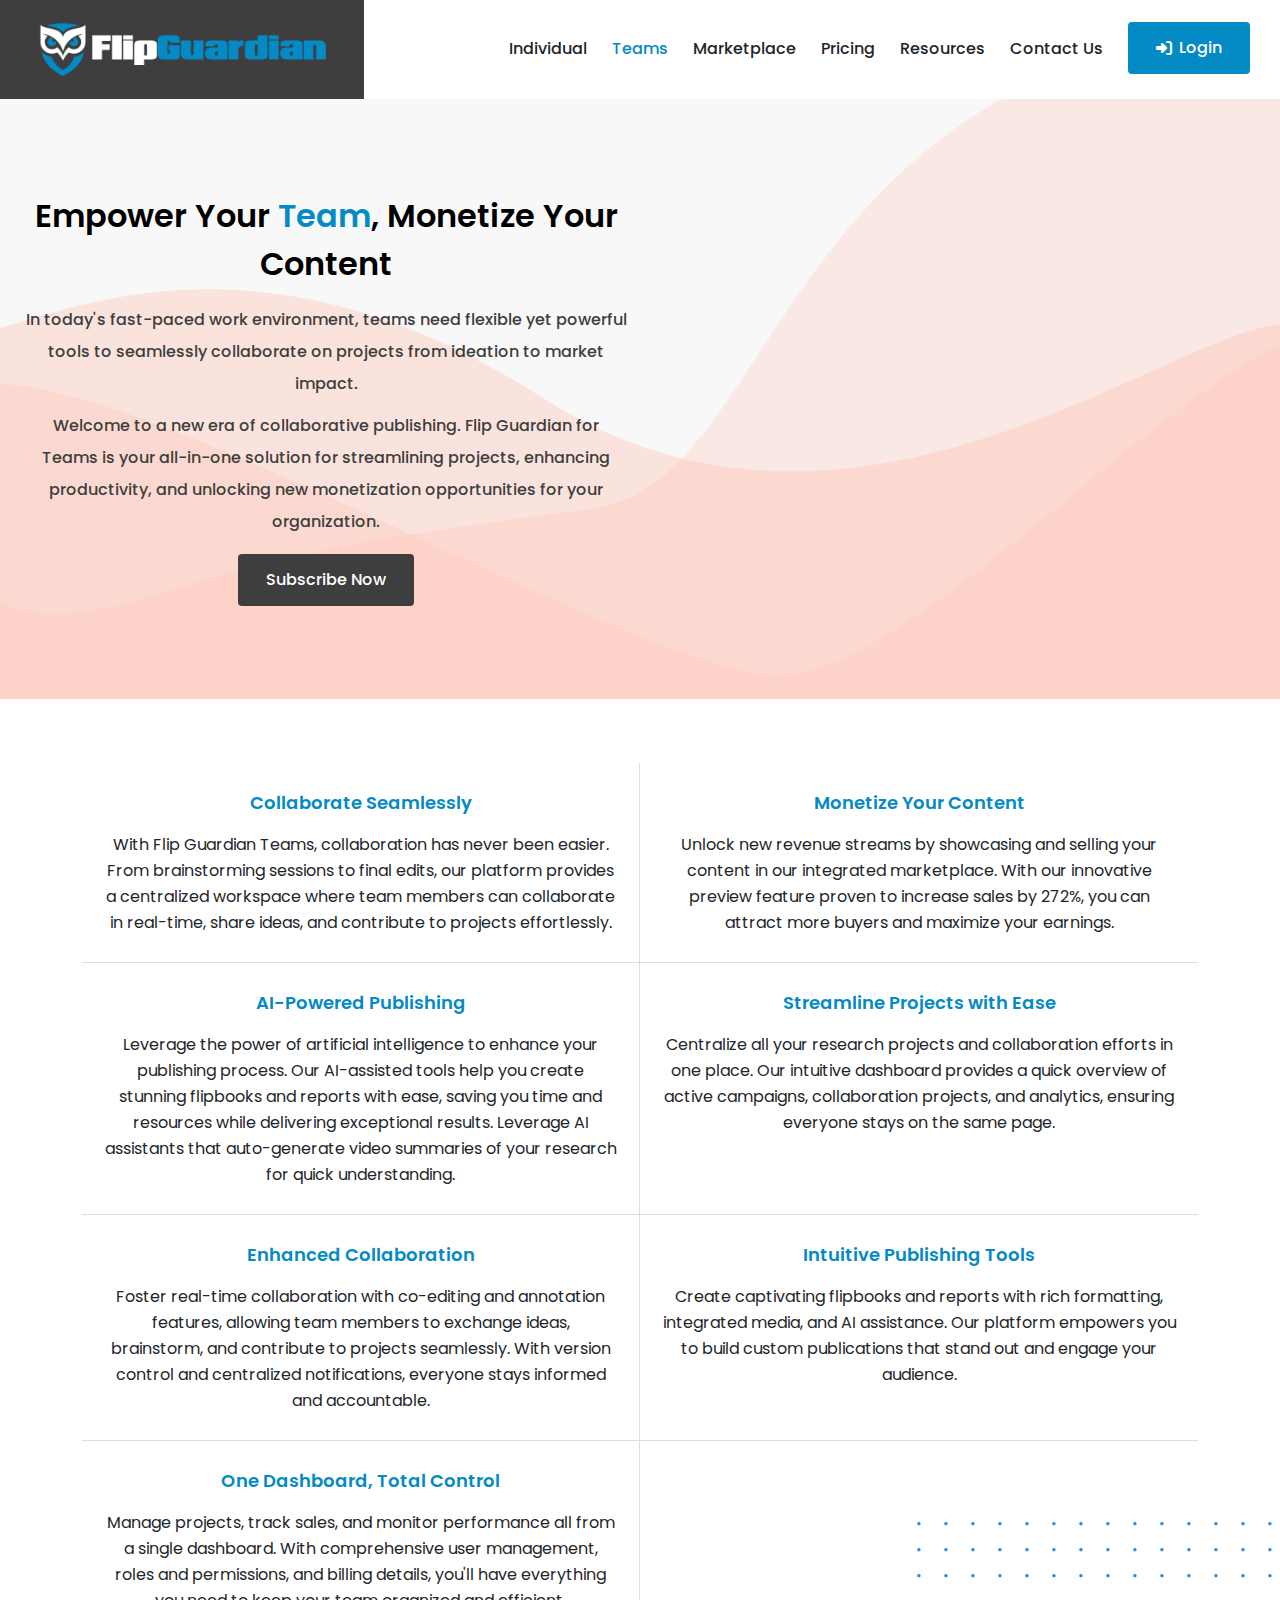
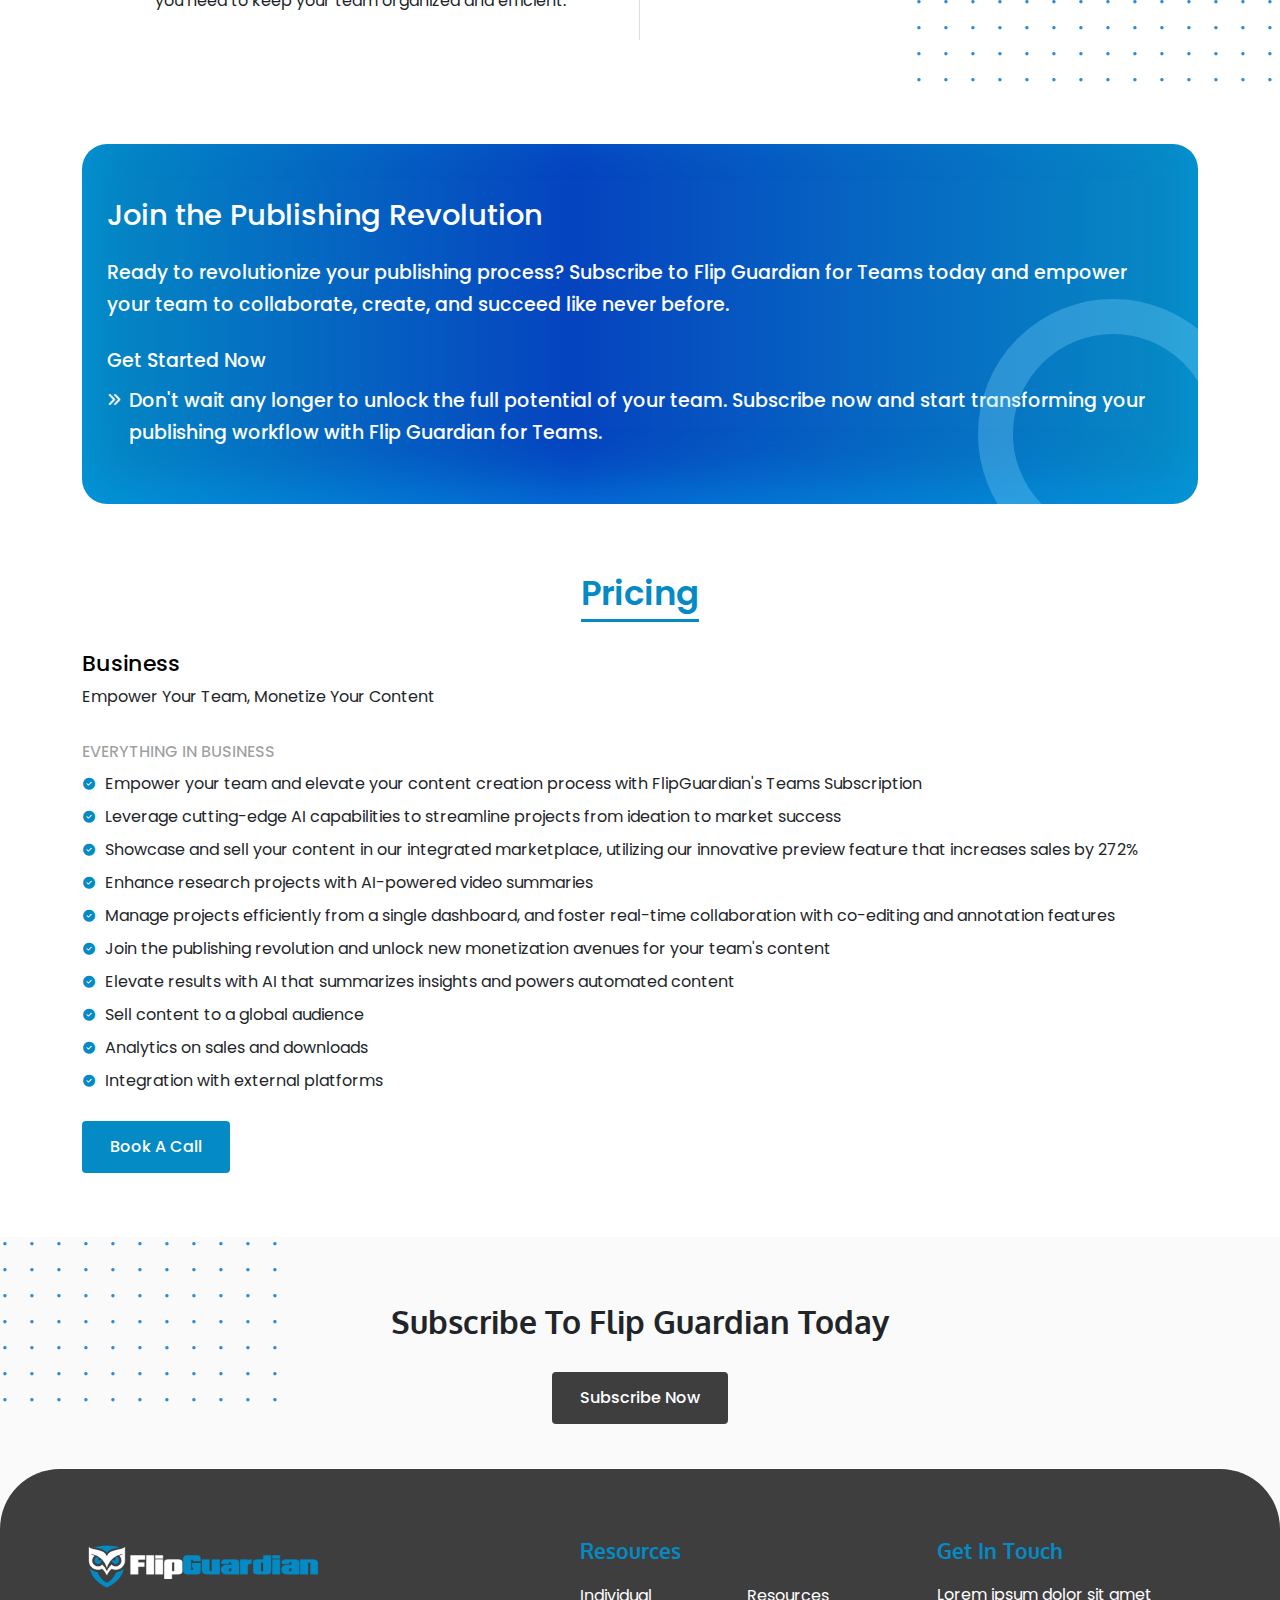
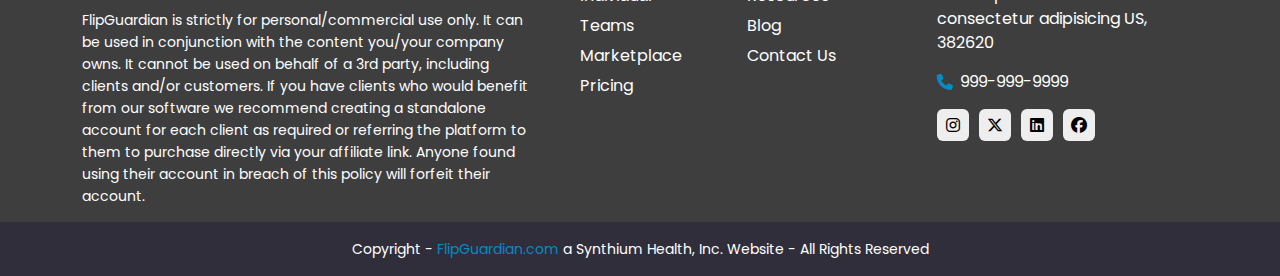
<file: teams.html>
<!DOCTYPE html>
<html lang="en">
    <head>
        <meta charset="UTF-8">
        <meta name="viewport" content="width=device-width, initial-scale=1.0">
        <title>Teams - Flipguardian</title>
        <link rel="icon" type="image/x-icon" href="images/favicon.png">

        <!-- Fonts  -->
        <link rel="preconnect" href="https://fonts.googleapis.com">
        <link rel="preconnect" href="https://fonts.gstatic.com" crossorigin>
        <link href="https://fonts.googleapis.com/css2?family=Oxygen:wght@300;400;700&family=Poppins:ital,wght@0,100;0,200;0,300;0,400;0,500;0,600;0,700;0,800;0,900;1,100;1,200;1,300;1,400;1,500;1,600;1,700;1,800;1,900&display=swap" rel="stylesheet">

        <!-- CSS  -->
        <link href="https://cdn.jsdelivr.net/npm/bootstrap@5.0.2/dist/css/bootstrap.min.css" rel="stylesheet" crossorigin="anonymous">
        <link rel="stylesheet" href="https://cdnjs.cloudflare.com/ajax/libs/font-awesome/6.5.1/css/all.min.css" crossorigin="anonymous" referrerpolicy="no-referrer" />
        <link rel="stylesheet" href="style.css">

        <!-- Js  -->
        <script src="https://cdn.jsdelivr.net/npm/@popperjs/core@2.9.2/dist/umd/popper.min.js" crossorigin="anonymous"></script>
        <script src="https://cdn.jsdelivr.net/npm/bootstrap@5.0.2/dist/js/bootstrap.min.js" crossorigin="anonymous"></script>
        <script src="script.js"></script>
    </head>
<body>
    <nav class="navbar fg-navbar navbar-expand-xl" id="navMain">
        <a class="navbar-brand" href="https://demo-flipguardian.netlify.app/"><img src="images/logo.png" alt="Flipguardian" class="brand-logo-img"></a>
        <button type="button" class="btn navbar-toggler border-0 toggle-menu" onclick="toggleSlide()" id="slide-toggle">
            <span class="navbar-dash"></span>
            <span class="navbar-dash"></span>
            <span class="navbar-dash"></span>
        </button>
        <div class="slide navbar-slide" id="slideNavs">
            <ul class="navbar-nav ml-auto" id="elastic_parentsss" data-targets=".nav-item">
                <li class="nav-item active"><a class="nav-link" href="javascript:void(0)">Individual</a></li>
                <li class="nav-item"><a class="nav-link active" href="javascript:void(0)">Teams</a></li>
                <li class="nav-item"><a class="nav-link" href="https://demo-flipguardian-marketplace.netlify.app/">Marketplace</a></li>
                <li class="nav-item"><a class="nav-link" href="javascript:void(0)">Pricing</a></li>
                <li class="nav-item"><a class="nav-link" href="javascript:void(0)">Resources</a></li>
                <li class="nav-item"><a class="nav-link" href="javascript:void(0)">Contact Us</a></li>
                <li class="nav-item"><a href="javascript:void(0)" class="primary-btn with-logo"><i class="fa-solid fa-right-to-bracket icon"></i> Login</a></li>
            </ul>
        </div>
    </nav>

        <!-- Individuals Page Sections  -->
        <section class="page-banner-section individual-page-sec">
            <div class="container-fluid">
                <div class="inner-content">
                    <div class="row w-100">
                        <div class="col-lg-6 gap-3 d-flex flex-column text-col">
                            <h4 class="heading">Empower Your <span class="color-primary">Team</span>, Monetize Your Content</h4>
                            <div class="p-text-div">
                                <h6 class="subheading mb-0">In today's fast-paced work environment, teams need flexible yet powerful tools to seamlessly collaborate on projects from ideation to market impact.</h6>
                                <h6 class="subheading mb-0">Welcome to a new era of collaborative publishing. Flip Guardian for Teams is your all-in-one solution for streamlining projects, enhancing productivity, and unlocking new monetization opportunities for your organization.</h6>
                            </div>
                            <div class="btns d-flex align-items-center gap-3 justify-content-center">
                                <a href="javascript:void(0)" class="secondary-color-btn">Subscribe Now</a>
                            </div>
                        </div>
                        <div class="col-lg-6">
                            <div class="video-div">
                                <iframe src="https://player.vimeo.com/video/914153086?h=534eca010f" class="video-tag" frameborder="0" allow="autoplay; fullscreen; picture-in-picture"></iframe>
                            </div>
                        </div>
                    </div>
                </div>
            </div>
        </section>
        
        <section class="details-section section-padding bg-white">
            <div class="container">
                <div class="row details-row">
                    <div class="col-lg-12">
                        <div class="card-content">
                            <div class="inner-card">
                                <h5 class="heading">Collaborate Seamlessly</h5>
                                <p class="p-text">With Flip Guardian Teams, collaboration has never been easier. From brainstorming sessions to final edits, our platform provides a centralized workspace where team members can collaborate in real-time, share ideas, and contribute to projects effortlessly.</p>
                            </div>
                            <div class="inner-card">
                                <h5 class="heading">Monetize Your Content</h5>
                                <p class="p-text">Unlock new revenue streams by showcasing and selling your content in our integrated marketplace. With our innovative preview feature proven to increase sales by 272%, you can attract more buyers and maximize your earnings.</p>
                            </div>
                            <div class="inner-card">
                                <h5 class="heading">AI-Powered Publishing</h5>
                                <p class="p-text">Leverage the power of artificial intelligence to enhance your publishing process. Our AI-assisted tools help you create stunning flipbooks and reports with ease, saving you time and resources while delivering exceptional results. Leverage AI assistants that auto-generate video summaries of your research for quick understanding.</p>
                            </div>
                            <div class="inner-card">
                                <h5 class="heading">Streamline Projects with Ease</h5>
                                <p class="p-text">Centralize all your research projects and collaboration efforts in one place. Our intuitive dashboard provides a quick overview of active campaigns, collaboration projects, and analytics, ensuring everyone stays on the same page.</p>
                            </div>  
                            <div class="inner-card">
                                <h5 class="heading">Enhanced Collaboration</h5>
                                <p class="p-text">Foster real-time collaboration with co-editing and annotation features, allowing team members to exchange ideas, brainstorm, and contribute to projects seamlessly. With version control and centralized notifications, everyone stays informed and accountable.</p>
                            </div>  
                            <div class="inner-card">
                                <h5 class="heading">Intuitive Publishing Tools</h5>
                                <p class="p-text">Create captivating flipbooks and reports with rich formatting, integrated media, and AI assistance. Our platform empowers you to build custom publications that stand out and engage your audience.</p>
                            </div>  
                            <div class="inner-card">
                                <h5 class="heading">One Dashboard, Total Control</h5>
                                <p class="p-text">Manage projects, track sales, and monitor performance all from a single dashboard. With comprehensive user management, roles and permissions, and billing details, you'll have everything you need to keep your team organized and efficient.</p>
                            </div>  
                        </div>
                    </div>
                </div>
            </div>
        </section>

        <section class="call-cta-strip">
            <div class="container">
                <div class="cta-strip white-text text-center">
                    <div class="cta-strip-inner">
                        <div class="text">
                            <h3 class="head">Join the Publishing Revolution</h3>
                            <h5 class="subheading mb-4" style="max-width: 100%;">Ready to revolutionize your publishing process? Subscribe to Flip Guardian for Teams today and empower your team to collaborate, create, and succeed like never before.</h5>
                            <h5 class="subheading">Get Started Now</h5>
                            <h5 class="subheading d-flex gap-2 mb-0" style="max-width: 100%;"><i class="fa-solid fa-angles-right icon pt-2"></i> Don't wait any longer to unlock the full potential of your team. Subscribe now and start transforming your publishing workflow with Flip Guardian for Teams.</h5>
                        </div>
                    </div>
                </div>
            </div>
        </section>

        <section class="price-section individual-price-page section-padding" id="pricing-section">
            <div class="container">
                <div class="pricing-heading">Pricing</div>
                <div class="row price-row">
                    <div class="col-lg-12 price-col">
                        <div class="cards">
                            <div class="price-card">
                                <div class="top-content">
                                    <h5 class="price-head">Business</h5>
                                    <p class="text">Empower Your Team, Monetize Your Content</p>
                                </div>
                                <div class="listing-divs">
                                    <h5 class="subheading">EVERYTHING IN BUSINESS</h5>
                                    <div class="list-div">
                                        <div class="list"><i class="fa-solid fa-circle-check icon"></i> Empower your team and elevate your content creation process with FlipGuardian's Teams Subscription</div>
                                        <div class="list"><i class="fa-solid fa-circle-check icon"></i> Leverage cutting-edge AI capabilities to streamline projects from ideation to market success</div>
                                        <div class="list"><i class="fa-solid fa-circle-check icon"></i> Showcase and sell your content in our integrated marketplace, utilizing our innovative preview feature that increases sales by 272%</div>
                                        <div class="list"><i class="fa-solid fa-circle-check icon"></i> Enhance research projects with AI-powered video summaries</div>
                                        <div class="list"><i class="fa-solid fa-circle-check icon"></i> Manage projects efficiently from a single dashboard, and foster real-time collaboration with co-editing and annotation features</div>
                                        <div class="list"><i class="fa-solid fa-circle-check icon"></i> Join the publishing revolution and unlock new monetization avenues for your team's content</div>
                                        <div class="list"><i class="fa-solid fa-circle-check icon"></i> Elevate results with AI that summarizes insights and powers automated content</div>
                                        <div class="list"><i class="fa-solid fa-circle-check icon"></i> Sell content to a global audience</div>
                                        <div class="list"><i class="fa-solid fa-circle-check icon"></i> Analytics on sales and downloads</div>
                                        <div class="list"><i class="fa-solid fa-circle-check icon"></i> Integration with external platforms</div>
                                    </div>
                                    <a href="javascript:void(0)" data-bs-toggle="modal" data-bs-target="#meeting-request" class="primary-btn price-btn">Book A Call</a>
                                </div>
                            </div>
                        </div>
                    </div>
                </div>
            </div>
        </section>

        <section class="sign-up-sec section-padding">
            <div class="container">
                <div class="text-content">
                    <h4 class="heading">Subscribe to Flip Guardian Today</h4>
                    <a href="javascript:void(0)" class="secondary-color-btn">Subscribe Now</a>
                </div>
            </div>
        </section>

    <!-- Footer  -->
    <footer class="footer footer-dark">
        <div class="container footer-container">
            <div class="row footer-row">
                <div class="col-lg-5">
                    <div class="logo-content">
                        <a href="javascript:void(0)"><img src="images/logo.png" alt="Flipguardian" class="footer-logo-img"></a>
                        <div class="p-text-div">
                            <p class="p-text">FlipGuardian is strictly for personal/commercial use only. It can be used in conjunction with the content you/your company owns. It cannot be used on behalf of a 3rd party, including clients and/or customers. If you have clients who would benefit from our software we recommend creating a standalone account for each client as required or referring the platform to them to purchase directly via your affiliate link. Anyone found using their account in breach of this policy will forfeit their account.</p>
                        </div>
                    </div>
                </div>

                <div class="col-lg-4 col-md-6 left-padding">
                    <h4 class="footer-title">Resources</h4>
                    <div class="links">
                        <div class="row w-100 gy-1">
                            <div class="col-sm-6 d-flex gap-1 flex-column">
                                <a href="javascript:void(0)" class="footer-link">Individual</a>
                                <a href="javascript:void(0)" class="footer-link">Teams</a>
                                <a href="javascript:void(0)" class="footer-link">Marketplace</a>
                                <a href="#pricing-section" class="footer-link">Pricing</a>
                            </div>
                            <div class="col-sm-6 d-flex gap-1 flex-column">
                                <a href="javascript:void(0)" class="footer-link">Resources</a>
                                <a href="javascript:void(0)" class="footer-link">Blog</a>
                                <a href="javascript:void(0)" class="footer-link">Contact Us</a>
                            </div>
                        </div>
                    </div>
                </div>
                <div class="col-lg-3 col-md-6">
                    <h4 class="footer-title">Get In Touch</h4>
                    <div class="get-in-touch-div">
                        <div class="location-div">Lorem ipsum dolor sit amet consectetur adipisicing US, 382620</div>
                        <a href="tel:999-999-9999" class="contact-div">
                            <i class="fa-solid fa-phone icon"></i> 999-999-9999
                        </a>
                        <div class="social-links">
                            <a href="javascript:void(0)" class="footer-social-media-link"><i class="fa-brands fa-instagram icon"></i></a>
                            <a href="javascript:void(0)" class="footer-social-media-link"><i class="fa-brands fa-x-twitter icon"></i></a>
                            <a href="javascript:void(0)" class="footer-social-media-link"><i class="fa-brands fa-linkedin icon"></i></a>
                            <a href="javascript:void(0)" class="footer-social-media-link"><i class="fa-brands fa-facebook icon"></i></a>
                        </div>
                    </div>
                </div>
            </div>
        </div>
        <div class="copyright-div">
            <p class="copyright-text">Copyright - <a href="javascript:void(0)" class="color-primary text-decoration-none">FlipGuardian.com</a> a Synthium Health, Inc. Website - All Rights Reserved</p>
        </div>
    </footer>

    <!-- Modal, Form, Meeting Request  -->
    <div class="modal fade meeting-request-modal" id="meeting-request" tabindex="-1" aria-labelledby="exampleModalLabel" aria-hidden="true">
        <div class="modal-dialog modal-dialog-centered modal-lg">
            <div class="modal-content">
            <div class="modal-header">
                <h5 class="modal-title" id="exampleModalLabel">Meeting Request</h5>
                <button type="button" class="btn-close" data-bs-dismiss="modal" aria-label="Close"></button>
            </div>
            <div class="modal-body">
                <div class="inner-content">
                    <div class="form">
                        <div class="row form-row">
                            <div class="col-lg-6">
                                <div class="form-group">
                                    <label for="name" class="form-label">Name</label>
                                    <input type="text" name="name" placeholder="Name" class="form-control" autofocus="true" autocomplete="off">
                                </div>
                            </div>
                            <div class="col-lg-6">
                                <div class="form-group">
                                    <label for="company_name" class="form-label">Company Name</label>
                                    <input type="text" name="company_name" placeholder="Company Name" class="form-control" autocomplete="off">
                                </div>
                            </div>
                            <div class="col-lg-6">
                                <div class="form-group">
                                    <label for="email_address" class="form-label">Email Address</label>
                                    <input type="text" name="email_address" placeholder="Email Address" class="form-control" autocomplete="off">
                                </div>
                            </div>
                            <div class="col-lg-6">
                                <div class="form-group">
                                    <label for="phone_number" class="form-label">Phone Number</label>
                                    <input type="text" name="phone_number" placeholder="Phone Number" class="form-control" autocomplete="off">
                                </div>
                            </div>
                            <div class="col-lg-6">
                                <div class="captcha-div">
                                    <div class="top">
                                        <div class="captcha-text">CqP0l</div>
                                        <button class="primary-btn"><i class="fa-solid fa-rotate-right icon"></i></button>
                                    </div>
                                    <input type="text" name="captcha" placeholder="Captcha" class="form-control" autocomplete="off">
                                </div>
                            </div>
                            <div class="col-12 d-flex justify-content-center">
                                <button class="secondary-color-btn text-uppercase">Book a call</button>
                            </div>
                        </div>
                    </div>
                </div>
            </div>
            </div>
        </div>
    </div>

</body>
</html>
</file>
<file: style.css>
*{padding: 0;margin: 0;box-sizing: border-box;}
body{font-family: "Poppins", sans-serif !important;}
:root{
    --primary-color: #048ac4;
    --dark-secondary-color: #3E3E3F;
    --oxyzen-font: "Oxygen", sans-serif;
}

/* Common CSS  */
.color-primary{color: var(--primary-color);}
.primary-btn{display: flex;align-items: center;justify-content: center;padding: 14px 28px;background: var(--primary-color);color: #fff;text-decoration: none;font-size: 16px;line-height: 24px;font-weight: 500;transition: all 0.3s ease-in-out;border-radius: 4px;width: fit-content;border: 0;}
.primary-outline-btn{display: flex;align-items: center;justify-content: center;padding: 14px 28px;background: #fff;color: var(--primary-color);text-decoration: none;font-size: 16px;line-height: 24px;font-weight: 500;transition: all 0.3s ease-in-out;border-radius: 4px;width: fit-content;border: 1px solid var(--primary-color);}
.secondary-outline-btn{display: flex;align-items: center;justify-content: center;padding: 14px 28px;background: #fff;color: var(--dark-secondary-color);text-decoration: none;font-size: 16px;line-height: 24px;font-weight: 500;transition: all 0.3s ease-in-out;border-radius: 4px;width: fit-content;border: 1px solid var(--primary-color);}
.primary-outline-btn:hover{background: var(--primary-color);color: #fff;}
.secondary-outline-btn:hover{background: var(--dark-secondary-color);color: #fff;}
.secondary-color-btn{display: flex;align-items: center;justify-content: center;padding: 14px 28px;background: var(--dark-secondary-color);color: #fff;text-decoration: none;font-size: 16px;line-height: 24px;font-weight: 500;transition: all 0.3s ease-in-out;border-radius: 4px;width: fit-content;border: 0;}
.secondary-btn{display: flex;align-items: center;justify-content: center;padding: 10px 34px;background: var(--primary-color);color: #fff;text-decoration: none;font-size: 16px;line-height: 24px;font-weight: 500;transition: all 0.3s ease-in-out;border-radius: 40px;width: fit-content;}
.secondary-btn:hover{background: #000;color: #fff;}
.secondary-color-btn:hover{background: var(--primary-color);color: #fff;}
.primary-btn:hover{background: var(--dark-secondary-color);color: #fff;}
.primary-btn.with-logo{gap: 0 7px;}
.section-padding{padding: 64px 0;}
.center-col{display: flex;align-items: center;}
.p-text-div{display: flex;flex-direction: column;gap: 10px 0;}
.p-text{font-size: 16px;line-height: 26px;margin-bottom: 0;}
.common-heading{display: flex;align-items: center;justify-content: center;width: 100%;margin-bottom: 45px;flex-direction: column;gap: 13px 0;}
.common-heading .sec-title{font-size: 32px;line-height: 34px;font-family: var(--oxyzen-font);font-weight: bolder;margin-bottom: 0;}
.common-heading .subheading{margin: 0;font-size: 16px;line-height: 26px;font-weight: 500;}
.sticky-header{position: sticky;top: 0;background: #fff;}
.common-heading.sticky-header{margin-bottom: 35px;padding-bottom: 10px;}

/* Navbar Toggler CSS  */
.navbar-toggler:focus{outline:none;box-shadow:none;}
.fg-navbar button.navbar-toggler .navbar-dash{display:block;height:3px;width:30px;background:#333;margin:6px;pointer-events:none;}
.fg-navbar button.navbar-toggler .navbar-dash{transition:0.2s all;}
.nav-slide-open .fg-navbar button.navbar-toggler .navbar-dash:nth-child(2){opacity:0;}
.nav-slide-open .fg-navbar button.navbar-toggler .navbar-dash:nth-child(1){transform:rotate(45deg) translate(5px,8px);}
.nav-slide-open .fg-navbar button.navbar-toggler .navbar-dash:nth-child(3){transform:rotate(-45deg) translate(5px,-8px);}

.fg-navbar{justify-content: space-between;padding: 0;background: #fff;}
.fg-navbar .navbar-brand{padding: 15px 32px;margin: 0;background: var(--dark-secondary-color);}
.fg-navbar .brand-logo-img{width: 300px;height: auto;object-fit: contain;}
.fg-navbar .slide{display: flex;justify-content: flex-end;width: 100%;padding: 0 30px;}
.fg-navbar .navbar-nav{gap: 0 25px;}
.fg-navbar .nav-link{padding: 15px 0 !important;font-size: 16px;line-height: 24px;color: #212529;text-transform: capitalize;font-weight: 500;}
.fg-navbar .nav-link.active{color: var(--primary-color);}
.fg-navbar .nav-link:hover{color: var(--primary-color);}

.nav-slide-open .fg-navbar .navbar-slide{display: inline-block;}

/* Hero Section  */
.main-benner-section{overflow: hidden;height: 100%;padding: 25px 0;}
.main-benner-section .text-content .heading{font-family: var(--oxyzen-font);font-weight: bolder;font-size: 32px;line-height: 46px;margin-bottom: 10px;color: #000;}
.main-benner-section .text-content .subheading{font-size: 18px;line-height: 28px;font-weight: 600;color: var(--dark-secondary-color);margin-bottom: 25px;}
.main-benner-section .list-div{display: flex;flex-direction: column;gap: 10px 0;}
.main-benner-section .list-div .list-text{display: flex;gap: 0 8px;font-size: 16px;line-height: 26px;color: #000;}
.main-benner-section .list-div .list-text .icon{padding-top: 5px;color: var(--primary-color);}
.carousel-control-prev, .carousel-control-next{height: 50px;width: 50px;background: var(--dark-secondary-color);opacity: 1;transition: all 0.3s ease-in-out;top: 50%;transform: translate(0,-50%);}
.carousel-control-prev{left: -5.5%;}
.carousel-control-next{right: -5.5%;}
.carousel-control-prev:hover, .carousel-control-next:hover{background: var(--primary-color);}
.carousel-control-next-icon, .carousel-control-prev-icon{width: 24px;height: 24px;}
.main-benner-section .right-col{justify-content: center;}
.main-benner-section .video-tag{width: 100%;height: 100%;max-height: 100%;}
.main-benner-section .video-div{width: 100%;height: 100%;}
.main-benner-section .carousel-inner{display: flex;align-items: center;height: 600px;}

/* Feature Highlights Section */
.feature-sec{background: #fff;}
.feature-sec .feature-card{padding: 24px;border-radius: 0;display: flex;flex-direction: column;gap: 20px;height: 100%;transition: all 0.3s ease-in-out;background: #fff;border-bottom: 1px dashed #DDDDDD;align-items: center;text-align: center;}
.feature-sec .card-col:nth-last-child(1) .feature-card{border-bottom: 0;border-radius: 0 0 6px 6px;}
.feature-sec .feature-row{gap:0;}
.feature-sec .icon-div{width: 70px;height: 70px;display: flex;align-items: center;justify-content: center;background: rgba(37,170,225,.1);border-radius: 8px;transition: all 0.3s ease-in-out;}
.feature-sec .feature-card:hover .icon-div{background: var(--dark-secondary-color);}
.feature-sec .icon-div .icon{width: 40px;}
.feature-sec .feature-card:hover .icon-div .icon{filter: invert(94%) sepia(0%) saturate(1%) hue-rotate(46deg) brightness(111%) contrast(101%);}
.feature-sec .text-content .heading{font-size: 18px;line-height: 26px;font-weight: 600;color: #000;text-transform: capitalize;transition: all 0.3s ease-in-out;margin-bottom: 0;}
.feature-sec .feature-card:hover .text-content .heading{color: var(--primary-color);}
.feature-sec .feature-card .list-div{display: flex;flex-direction: column;gap: 5px 0;margin-top: 0;align-items: center;text-align: center;}
.feature-sec .feature-card .text-content{display: flex;flex-direction: column;gap: 10px 0;text-align: center;align-items: center;}
.feature-sec .feature-card .list-div .list{display: flex;align-items: center;gap: 0 10px;font-size: 14px;line-height: 24px;}
.feature-sec .feature-card .list-div .list .icon{font-size: 12px;color: var(--primary-color);}
.feature-sec .feature-card .subheading{font-size: 14px;line-height: normal;text-transform: capitalize;color: #00000060;margin-bottom: 0;font-weight: 700;}
.feature-sec .feature-card .p-text{max-width: 530px;}

.feature-v2{display: grid;gap: 30px;grid-template-columns: repeat(2,1fr);}
.feature-v2 .title{width: 100%;background: rgba(37,170,225,.15);padding: 14px 28px;margin-bottom: 0;border-radius: 6px 6px 0 0;font-size: 18px;font-weight: bold;text-transform: uppercase;color: var(--primary-color);font-family: var(--oxyzen-font);text-align: center;}
.feature-v2 .inner-sec{border: 1px solid rgba(37,170,225,.15);border-radius: 6px;}
.feature-v2 .inner-sec{position: relative;}
.feature-v2 .title{position: sticky;top: 0;z-index: 11;background: #dff2fb;border-radius: 0;}

.testimonials-sec{background: #fff;}
.testimonials-row{gap: 30px 0;}
.testimonials-sec .testimonials-card{border: 10px solid rgba(37,170,225,.1);border-radius: 10px;padding: 22px;display: flex;flex-direction: column;gap: 25px 0;height: 100%;background: #fff;justify-content: space-between;}
.testimonials-sec .icon-div{display: flex;align-items: center;justify-content: end;width: 100%;}
.testimonials-sec .icon-div .icon{width: 60px;height: 60px;display: flex;align-items: center;justify-content: center;background: rgba(37,170,225,.1);border-radius: 10px;}
.testimonials-sec .icon-div .icon .icn{font-size: 30px;color: var(--primary-color);}
.testimonials-sec .text-content{display: flex;flex-direction: column;gap: 10px 0;}
.testimonials-sec .text-content .bold-quotes{font-size: 16px;line-height: 24px;font-weight: bold;color: #000;font-family: var(--oxyzen-font);text-align: center;}
.testimonials-sec .text-content .message{font-size: 14px;line-height: 24px;color: var(--dark-secondary-color);display: flex;flex-direction: column;gap: 6px 0;margin-bottom: 0;}
.testimonials-sec .user-info{display: flex;align-items: center;gap: 0 10px;}
.testimonials-sec .user-info .user{width: 75px;height:75px;border-radius: 4px;object-fit: cover;}
.testimonials-sec .user-info .name{font-size: 16px;font-weight: 600;line-height: 24px;margin-bottom: 5px;}
.testimonials-sec .user-info .designation{color: var(--dark-secondary-color);margin-bottom: 0;font-size: 13px;line-height: normal;}

.call-action-sec{position: relative;overflow: hidden;}
.ca-bg{position: absolute;height: 55%;width: 100%;bottom: 0;object-fit: cover;object-position: center -200px;}
.call-action-sec .stroke-text{color: #ddd;-webkit-text-fill-color: white;-webkit-text-stroke-width: 1px;-webkit-text-stroke-color: #ddd;position: absolute;font-weight: 700;left: 5%;top: 24%;font-size: 88px;line-height: normal;text-transform: uppercase;margin-bottom: 0;}
.action-card{padding: 34px 20px;border-radius: 8px;background: var(--dark-secondary-color);width: fit-content;margin-left: auto;display: flex;flex-direction: column;gap: 18px 0;max-width: 320px;position: relative;z-index: 1;}
.action-card .icon-div{background: #00000045;width: 65px;height: 65px;border-radius: 4px;display: flex;align-items: center;justify-content: center;}
.action-card .icon-div .icon{font-size: 22px;color: #fff;}
.action-card .heading{font-size: 26px;line-height: 38px;color: #fff;font-weight: bold;font-family: var(--oxyzen-font);margin-bottom: 0;}
.action-card .p-text{color: #fafafa;}
.action-card .primary-btn:hover{background: #000;}

.pricing-sec{background: #f8f8f8;}
.pricing-sec .pricing-row{gap: 15px 0;}
.pricing-sec .pricing-card{box-shadow: 0px 0px 12px 0px rgba(16,16,16,0.05);padding: 6px;border-radius: 6px;display: flex;align-items: center;gap: 0 15px;justify-content: space-between;height: 100%;background: #fff;}
.pricing-sec .text-content{display: flex;flex-direction: column;gap: 15px 0;padding: 25px 15px;max-width: 50%;}
.pricing-sec .text-content .heading{font-family: var(--oxyzen-font);font-weight: bolder;font-size: 26px;line-height: normal;margin: 0;}
.pricing-sec .price-div{background: #f8f8f8;display: flex;align-items: center;justify-content: center;flex-direction: column;height: 100%;padding: 0 30px;gap: 5px 0;border-radius: 6px;}
.pricing-sec .price-div .perc{font-size: 22px;line-height: 24px;font-weight: 600;}
.pricing-sec .p-text{font-size: 14px;}

.price-section{background: #f8f8f8;}
.mn-yr-div{display: flex;align-items: center;gap: 0 50px;}
.price-col{display: flex;flex-direction: column;}
.price-section .price-row{gap: 30px 0;}
.price-section .month-tag{font-size: 11px;padding: 4px 12px;background: #f3f3f3;border-radius: 60px;color: var(--primary-color);width: fit-content;font-weight: 600;margin-bottom: 5px;display: block;}
.price-section .pricing-for-heading{font-size: 22px;line-height: 28px;font-weight: 700;color: #000;margin-bottom: 0;text-align: left;padding-bottom: 15px;border-bottom: 1px solid #ddd;background: #fff;position: sticky;top: 0;}
.price-section .cards{display: grid;grid-template-columns: repeat(1,1fr);gap: 0 15px;height: 100%;}
.price-section .price-card{display: flex;flex-direction: column;gap: 20px 0;background: #fff;border-radius: 6px;border-top: 8px solid var(--dark-secondary-color);padding: 20px 14px;box-shadow: 0px 0px 16px 0px rgba(16,16,16,0.2);justify-content: flex-start;height: 100%;}
.price-section .price-card.for-teams{border-top-color: var(--primary-color);}
.price-section .price-card .price-head{font-size: 18px;line-height: normal;font-weight: 500;color: #000;margin-bottom: 5px;}
.price-section .price-card .text{font-size: 14px;line-height: 22px;color: #212529;margin-bottom: 0;}
.price-section .price-card .price{margin-bottom: 0;font-size: 28px;line-height: normal;font-weight: 600;}
.price-section .price-card .price .month{font-size: 14px;}
.price-section .price-card .listing-divs{margin-top: 10px;display: flex;flex-direction: column;gap: 7px 0;height: 100%;}
.price-section .price-card .listing-divs .subheading{font-size: 14px;line-height: normal;text-transform: uppercase;color: #00000060;margin-bottom: 0;}
.price-section .price-card .listing-divs .list-div{display: flex;flex-direction: column;gap: 7px 0;margin-bottom: 20px;padding: 0 1px;}
.price-section .price-card .listing-divs .list-div .list{display: flex;gap: 0 10px;align-items: flex-start;font-size: 14px;line-height: 22px;}
.price-section .price-card .listing-divs .icon{font-size: 12px;color: var(--primary-color);margin-top: 7px;}
.price-section .price-card .price-btn{margin-top: auto;width: 100%;}

.sign-up-sec{background: #fafafa;position: relative;margin-bottom: -55px;padding-bottom: 100px !important;}
.sign-up-sec::before{content: '';background: url(images/blue-dots.png) repeat;height: 180px;position: absolute;left: 3px;top: 5px;width: 295px;z-index: 1;}
.sign-up-sec .heading{max-width: 575px;text-align: center;font-size: 32px;line-height: normal;text-transform: capitalize;margin: auto;font-family: var(--oxyzen-font);font-weight: bolder;}
.sign-up-sec .text-content{display: flex;flex-direction: column;gap: 30px 0;justify-content: center;align-items: center;position: relative;z-index: 11;}
.sign-up-sec .text-content .input-div{display: flex;align-items: center;gap: 0 10px;width: 100%;justify-content: center;}
.sign-up-sec .text-content .input-text{width: 400px;border: 1px solid #ddd;padding: 14px 18px;background: transparent;border-radius: 4px;}
.sign-up-sec .text-content .input-text:focus-visible{outline: 0;border: 1px solid var(--primary-color);}


/* Marketplace Page CSS  */
.sec-heading-div{display: flex;align-items: center;justify-content: center;}
.sec-heading-div .title{display: inline-block;font-size: 26px;line-height: 34px;margin-bottom: 20px;color: var(--primary-color);font-weight: 600;}

.page-banner-section{position: relative;padding: 75px 0;}   
.page-banner-section::before{content: "";position: absolute;left: 0;top: 0;width: 100%;height: 100%;background: url(images/line-bg.png);background-repeat: no-repeat;background-size: cover;background-position: center;z-index: -1;}
.page-banner-section::after{content: '';position: absolute;left: 0;top: 0;width: 100%;height: 100%;background: #f8f8f8;z-index: -2;}
.page-banner-section .inner-content{display: flex;flex-direction: column;gap: 25px 0;align-items: center;justify-content: center;text-align: center;}
.page-banner-section .inner-content .heading{font-size: 32px;line-height: 48px;font-weight: 600;color: #000;margin: 0;}
.page-banner-section .inner-content .subheading{margin: 0;font-size: 16px;line-height: 32px;color: var(--dark-secondary-color);}

.page-banner-section .video-div{width: 100%;height: 100%;position: relative;}
.page-banner-section .video-div .video-tag{width: 100%;height: 100%;}
.page-banner-section .text-col{min-height: 450px;justify-content: center;}

.introduction-div{padding: 35px 0;border-bottom: 1px solid #eee;}
.introduction-div .introduction-text{font-size: 18px;line-height: 28px;color: #000;text-align: center;margin: 0;font-weight: 500;}

.flipbooks-cards-row{gap: 30px 0;}
.featured-categories .tag-content{display: flex;align-items: center;gap: 15px;flex-wrap: wrap;justify-content: center;}
.featured-categories .tag-content .tag{display: flex;border: 0;padding: 16px 20px;border-radius: 7px;color: #212529;background-color: #eee;align-items: center;margin-bottom: 0;font-weight: 500;font-size: 16px;line-height: 24px;gap: 0 15px;}
.featured-categories .tag-content .tag .icon{color: var(--primary-color);font-size: 22px;}
.popular-flipbooks-sec{padding-top: 0;}
.flipbooks-cards{padding: 30px 0;height: 100%;}
.flipbooks-cards .carousel-col{padding: 0 15px;}
.flipbooks-cards .flipbooks-card{display: flex;flex-direction: column;box-shadow: 0px 0px 12px 0px rgba(0,0,0,0.1);height: 100%;border-radius:6px;}
.flipbooks-cards .flipbooks-card .img-div .img{height: 250px;display: flex;align-items: center;justify-content: center;background: #999999;border-radius: 6px 6px 0 0;font-size: 42px;color: var(--dark-secondary-color);}
.flipbooks-cards .flipbooks-card .inner-text-content{padding: 14px;border-radius: 0 0 6px 6px;display: flex;flex-direction: column;gap: 12px 0;height: 100%;}
.flipbooks-card .inner-text-content .author-screen-name{width: fit-content;margin: 0;background: #eee;padding: 8px 16px;border-radius: 30px;font-size: 14px;font-weight: 500;color: var(--primary-color);}
.flipbooks-card .inner-text-content .title{font-size: 18px;line-height: 26px;color: #000;font-weight: 600;margin: 0;transition: all 0.2s ease-in-out;text-decoration: none;}
.flipbooks-card .inner-text-content .title:hover{color: var(--primary-color);}
.flipbooks-card .inner-text-content .desc{font-size: 16px;line-height: 24px;color: #000;margin: 0;}
.flipbooks-card .inner-text-content .price{font-size: 28px;line-height: normal;font-weight: 600;color: var(--primary-color);margin: 0;margin-top: auto;}
.flipbooks-card .inner-text-content .star-div{display: flex;gap: 0 3px;align-items: center;}
.flipbooks-card .inner-text-content .star-div .star-icon{font-size: 18px;color: var(--dark-secondary-color);}
.flipbooks-card .inner-text-content .star-div .star-icon.rated{color: yellowgreen;}
.rated{color: yellowgreen;}
.price-star-div{display: flex;align-items: center;justify-content: space-between;gap: 0 30px;margin-top: auto;}

.filter-div{padding: 14px;border: 2px solid #DDDDDD;border-radius: 6px;display: flex;flex-direction: column;gap: 20px 0;position: sticky;top: 10px;}
.filter-div .reset-btn{text-decoration: none;width: 100%;text-align: right;font-size: 16px;margin-bottom: 0;position: absolute;right: 10px;top: 10px;}
.img-div.carousel .carousel-inner .carousel-item{height: auto !important;}
.flipbooks-cards{gap: 30px 0;position: relative;}
.filter-div .form-group .form-label{font-weight: 600;text-transform: uppercase;margin-bottom: 10px;}
.filter-div .form-group .checkboxs{display: flex;flex-direction: column;gap: 7px 0;}

.search-bar{display: flex;justify-content: end;margin-bottom: 15px;gap: 0 10px;}
.search-bar .input-text{width: 100%;border: 1px solid #ddd;padding: 8px 14px;background: transparent;border-radius: 4px;}
.search-bar .input-group{flex-wrap: nowrap;}
.search-bar .input-text:focus{border-color: var(--primary-color);}
.search-bar .input-text:focus-visible{outline: 0;}
.search-bar .primary-btn{padding: 8px 16px;}
.search-bar .search-categories{width: 140px;}
.search-bar .form-select:focus{box-shadow: none;border-color: var(--primary-color);}


@media (max-width: 767px) {
    .popular-flipbooks-sec .carousel-inner .carousel-item > div {
        display: none;
    }
    .popular-flipbooks-sec .carousel-inner .carousel-item > div:first-child {
        display: block;
    }
}
.popular-flipbooks-sec .carousel-item{transition: all .15s ease-in-out;height: 100%;}


.popular-flipbooks-sec .carousel-inner .carousel-item.active,
.popular-flipbooks-sec .carousel-inner .carousel-item-next,
.popular-flipbooks-sec .carousel-inner .carousel-item-prev {
    display: flex;
}

/* medium and up screens */
@media (min-width: 768px) {
    
    .popular-flipbooks-sec .carousel-inner .carousel-item-end.active,
    .popular-flipbooks-sec .carousel-inner .carousel-item-next {
      transform: translateX(33.33333333%);
    }
    
    .popular-flipbooks-sec .carousel-inner .carousel-item-start.active, 
    .popular-flipbooks-sec .carousel-inner .carousel-item-prev {
      transform: translateX(-33.33333333%);
    }
}

.popular-flipbooks-sec .carousel-inner .carousel-item-end,
.popular-flipbooks-sec .carousel-inner .carousel-item-start { 
  transform: translateX(0);
}

@media (max-width:576px) {
    .page-banner-section{padding: 50px 0;}
    .page-banner-section .inner-content .row{gap: 30px 0;}
    .page-banner-section .text-col{min-height: auto;}
    .page-banner-section .inner-content .heading{font-size: 24px;line-height: 42px;}
    .page-banner-section .inner-content{gap: 15px;}
    .page-banner-section .inner-content .subheading{font-size: 14px;line-height: 28px;}

    .sec-heading-div .title{font-size: 18px;line-height: 24px;margin-bottom: 15px;}

    .featured-categories .tag-content .tag{padding: 14px 18px;font-size: 14px;line-height: 22px;}
    .featured-categories .tag-content .tag .icon{font-size: 18px;}

    .popular-flipbooks-sec .carousel-control-prev, .popular-flipbooks-sec .carousel-control-next{width: 35px;height: 35px;}
    .popular-flipbooks-sec .carousel-control-next-icon, .popular-flipbooks-sec .carousel-control-prev-icon{width: 15px;height: 15px;}
    .popular-flipbooks-sec .carousel-control-prev{left: 0;}
    .popular-flipbooks-sec .carousel-control-next{right: 0;}
    .flipbooks-card .inner-text-content .title{font-size: 16px;line-height: 24px;}
    .flipbooks-card .inner-text-content .desc{font-size: 14px;line-height: 22px;}
    .flipbooks-card .inner-text-content .star-div .star-icon{font-size: 15px;}
    .flipbooks-card .inner-text-content .price{font-size: 24px;}
    .flipbooks-cards .flipbooks-card .img-div .img{height: 220px;}
    .flipbooks-cards .carousel-item{ backface-visibility: unset;background: #fff;}
    .flipbooks-cards-row{gap: 15px 0;}

    .search-bar{flex-wrap: wrap;gap: 5px 0;}
    .search-bar .primary-btn{width: 100%;}
    .search-bar .input-text{width: 100%;}
}

.footer{background: var(--dark-secondary-color);padding: 70px 0 0 0;overflow: hidden;border-top-left-radius: 60px;border-top-right-radius: 60px;position: relative;z-index: 2;}
.footer .get-in-touch-div{display: flex;flex-direction: column;gap: 15px 0;}
.footer .get-in-touch-div .location-div{font-size: 16px;line-height: 24px;color: #fff;}
.footer .get-in-touch-div .contact-div{display: flex;gap: 0 7px;align-items: center;font-size: 16px;line-height: 24px;color: #fff;transition: all 0.3s ease-in-out;text-decoration: none;width: fit-content;}
.footer .get-in-touch-div .contact-div .icon{color: var(--primary-color);}
.footer .get-in-touch-div .contact-div:hover{color: var(--primary-color);}
.footer .top-content{display: flex;align-items: center;justify-content: space-between;gap: 0 30px;margin-bottom: 40px;}
.footer .footer-title{font-size: 21px;line-height: 24px;color: var(--primary-color);font-family: var(--oxyzen-font);margin-bottom: 20px;font-weight: bolder;}
.footer .left-padding{padding-left: 35px;}
.footer .links{display: flex;align-items: flex-start;gap: 8px;flex-direction: column;}
.footer .links .footer-link{font-size: 16px;line-height: 26px;color: #fff;text-decoration: none;transition: all 0.3s ease-in-out;}
.footer .links .footer-link:hover{color: var(--primary-color);}
.footer .social-links{display: flex;align-items: center;gap: 0 10px;}
.footer .social-links .footer-social-media-link{font-size: 16px;display: flex;align-items: center;justify-content: center;;background: rgb(238, 238, 238);position: relative;color: rgb(0, 0, 0);line-height: 1;padding: 0;border-radius: 6px;text-align: center;width: 32px;height: 32px;z-index: 1;transition: all 0.3s ease 0s;text-decoration: none;}
.footer .social-links .footer-social-media-link::before{content: "";position: absolute;z-index: -1;width: 100%;height: 100%;background-color: var(--primary-color);transition: 0.3s;transform: scale(0.1);border-radius: 6px;left: 0;top: 0;opacity: 0;}
.footer .social-links .footer-social-media-link:hover::before{opacity: 1;transform: scale(1);}
.footer .social-links .footer-social-media-link:hover{color: #fff;}
.footer .logo-content{display: flex;flex-direction: column;align-items: flex-start;justify-content: left;gap: 15px 0;}
.footer .footer-logo-img{height: 55px;}
.footer .footer-row{gap: 30px 0;}
.footer .p-text{font-size: 14px;line-height: 22px;color: #fff;text-align: left;}
.footer .copyright-div{padding-top: 15px;margin-top: 15px;padding-bottom: 15px;background: #302e3b;}
.footer .copyright-div .copyright-text{font-size: 14px;line-height: 24px;color: #fff;text-align: center;margin-bottom: 0;}

.meeting-request-modal .modal-content{padding: 28px 32px;}
.meeting-request-modal .modal-header, .meeting-request-modal .modal-body{padding: 0;}
.meeting-request-modal .modal-header{padding-bottom: 15px;margin-bottom: 15px;}
.meeting-request-modal .modal-header .modal-title{font-size: 22px;line-height: normal;font-weight: bolder;font-family: var(--oxyzen-font);}
.modal-header .btn-close:focus{box-shadow: none;}
.meeting-request-modal .form-row{gap: 15px 0;}
.meeting-request-modal .form-row .form-label{font-size: 14px;line-height: 22px;color: #000;margin-bottom: 6px;}
.meeting-request-modal .form-control{border: 1px solid #ddd;padding: 8px 12px;background: transparent;border-radius: 4px;font-size: 14px;line-height: normal;}
.meeting-request-modal .form-control:focus{box-shadow: none;outline: 0;border: 1px solid var(--primary-color);}
.captcha-div .top{display: flex;align-items: center;gap: 0;}
.captcha-div{display: flex;align-items: center;gap: 0 15px;}
.captcha-div .primary-btn{padding: 11.5px 14px;border-radius: 0;}
.captcha-div .top .captcha-text{height: 100%;padding: 6px 12px;border: 1px solid #ddd;border-radius: 0;font-size: 16px;line-height: normal;letter-spacing: 6px;}

.about-indi-row{gap: 30px 0;}
.individual-page-sec.page-banner-section .inner-content .heading{max-width: 860px;}
.about-indi-flip{padding: 30px 0;background: #fff;position: relative;}
.about-indi-flip::before{content: '';position: absolute;width: 100%;height: 100%;top: 0;right: 0;background: url(images/pattern-nobg.svg);background-repeat: no-repeat;background-position: center;background-size: cover;z-index: 1;opacity: 0.6;}
.about-indi-flip .img-div .logo-icon{height: 200px;}
.about-indi-flip .text-content{display: flex;flex-direction: column;gap: 15px 0;position: relative;z-index: 3;}
.about-indi-flip .text-content .text{margin: 0;font-size: 18px;line-height: 32px;font-weight: 500;color: #212529;}
.about-indi-flip .text-content .subheading{color: #000;font-size: 26px;line-height: 36px;text-transform: capitalize;font-weight: 600;}
@keyframes contact-smallround {0%,100% {transform: translateY(0)} 50% {transform: translateY(40px)}}
.details-section{background: rgba(0,0,0,0.01);position: relative;overflow: hidden;}
.details-section::before{content: '';background: url(images/blue-dots.png) repeat;height: 170px;position: absolute;right: 3px;bottom: 12px;width: 360px;z-index: 1;animation: 7.5s infinite contact-smallround;}
.details-section .card-content{display: grid;grid-template-columns: repeat(2,1fr);}
.details-section .card-content .inner-card{display: flex;flex-direction: column;align-items: center;justify-content: flex-start;text-align: center;border-right: 1px solid #ddd;padding: 26px 22px;border-bottom: 1px solid #ddd;height: 100%;}
.details-section .card-content .inner-card:nth-child(even){border-right: 0;}
.details-section .card-content .inner-card:nth-last-child(1){border-bottom: 0;}
.details-section .card-content .inner-card .heading{font-size: 18px;line-height: 28px;margin-bottom: 15px;font-weight: 600;color: var(--primary-color);}

.individual-price-page{background: #fff;position: relative;}
.individual-price-page .price-btn{width: fit-content !important;}
.individual-price-page .price-card{box-shadow: none;border: 0;padding: 0;}
.individual-price-page.price-section .price-card .price-head{font-size: 22px;}
.individual-price-page.price-section .price-card .text{font-size: 16px;line-height: 24px;}
.individual-price-page.price-section .price-card .listing-divs .subheading{font-size: 16px;font-weight: 500;}
.individual-price-page.price-section .price-card .listing-divs .list-div .list{font-size: 16px;line-height: 26px;}
.individual-price-page.price-section .month-tag{font-size: 13px;padding: 6px 14px;margin-bottom: 7px;}
.pricing-heading{font-size: 34px;line-height: normal;font-weight: 600;color: var(--primary-color);border-bottom: 3px solid var(--primary-color);width: fit-content;margin: auto auto 25px auto;}

.call-cta-strip{padding: 40px 0 0 0;overflow: hidden;}
.call-cta-strip .cta-strip{position: relative;;background:var(--primary-color) linear-gradient(90deg, var(--primary-color   ) 0%,#0543bf 44%,rgba(255,255,255,0.01) 100%);padding:50px 25px 55px;border-radius:25px;position:relative;box-shadow:0 -20px 50px inset rgba(0, 159, 238, 0.49);overflow:hidden;}
.call-cta-strip .cta-strip::before{content: '';position: absolute;height: 270px;width: 270px;border: 35px solid #84dbff;border-radius: 50%;right: -50px;opacity: .3;bottom: -65px !important;}
.call-cta-strip .cta-strip .text{text-align: left;}
.call-cta-strip .cta-strip .text .head{margin:0 0 20px;color: #fff;font-size: 29px;line-height: normal;}
.call-cta-strip .cta-strip .text .subheading{font-size: 19px;line-height: 32px;color: #fff;max-width: 85%;font-weight: 500;}
.call-cta-strip .list-div{display: flex;flex-direction: column;gap: 12px 0;align-items: flex-start;justify-content: center;margin-top: 10px;}
.call-cta-strip .list-div .list{display: flex;align-items: center;gap: 0 7px;font-size: 18px;line-height: 26px;color: #fff;}
.call-cta-strip .icon{font-size: 14px;}

@media (max-width:1200px) {
    .fg-navbar .navbar-nav{gap: 0 15px;}
    .fg-navbar .nav-link{font-size: 14px;line-height: 22px;}
}
@media (max-width:1199px) {
    .fg-navbar{border-bottom: 1px solid #E2E2E2;}
    .fg-navbar .slide{position:fixed;z-index:999;top:0;bottom:0;left:0;min-width:250px;width:250px;max-width:90%;background-color:#fff;transform:translate3d(-100%,0,0);transition:0.5s all cubic-bezier(0.165,0.84,0.44,1);border-right:1px solid transparent;overflow-y:auto;padding: 0;}
    .nav-slide-open .fg-navbar .slide{transform:translate3d(0,0,0);box-shadow:2px 0 4px 0 rgba(0,0,0,0.2);opacity: 1;}
    .fg-navbar .nav-link{padding: 15px !important;border-bottom: 1px solid #DDDDDD;}
    .fg-navbar .nav-link:nth-last-child(0){border-bottom: 0;}
    .fg-navbar .primary-btn{margin-left: 15px;margin-top: 15px;}
}
@media (max-width:991px){
    .main-benner-row{gap: 30px 0;}
    .main-benner-row .img-div{width: 100%;display: flex;align-items: center;justify-content: center;}
    .main-benner-section .carousel-inner{height: 750px;}
    .main-benner-row .img-div .banner-img{height: 280px;}
    .section-padding{padding: 54px 0;}

    .call-action-sec .stroke-text{display: none;}
    .call-action-sec .ca-bg{height: 100%;object-position: center;}
    .action-card{align-items: center;justify-content: center;width: 100%;max-width: 100%;}
    .action-card .heading{text-align: center;}

    .feature-v2{grid-template-columns: repeat(1,1fr);}
}
@media (max-width:768px) {
    .common-heading .sec-title{font-size: 24px;line-height: 32px;}
    .common-heading .subheading{font-size: 14px;line-height: 22px;}
    .common-heading{margin-bottom: 30px;gap: 7px 0;}
    .feature-sec .text-content .heading{font-size: 16px;}
    .testimonials-sec .testimonials-row{gap: 15px 0;}

    .sign-up-sec .heading{font-size: 24px;}
    .sign-up-sec .text-content .input-text{width: 270px;background: #fafafa;}
    .sign-up-sec::before{width: 155px;}
    

    .footer .top-content{flex-wrap: wrap;gap: 20px 0;flex-direction: column;}

    .main-benner-section .carousel-control-prev{left: 0%;}
    .main-benner-section .carousel-control-next{right: 0%;}

    .price-section .cards{grid-template-columns: repeat(1,1fr);gap: 15px 0;}

    .footer .left-padding{padding-left: 15px;}

    .details-section .card-content{grid-template-columns:repeat(1,1fr)}
    .details-section .card-content .inner-card{border-right: 0 !important;padding: 18px 0px;}
    .details-section::before{display: none;}
}
@media (max-width:576px) {
    .fg-navbar .navbar-brand{padding: 15px;}
    .fg-navbar .brand-logo-img{width: 175px;}

    .section-padding{padding: 30px 0;}

    .main-benner-section .main-benner-row{gap: 15px 0;}
    .main-benner-section .list-div{gap: 6px 0;}
    .main-benner-section .text-content .heading{font-size: 26px;line-height: 36px;margin-bottom: 7px;}
    .main-benner-section .text-content .subheading{font-size: 16px;line-height: 26px;}
    .main-benner-section .list-div .list-text{font-size: 14px;line-height: 22px;}
    .main-benner-section .list-div .list-text .icon{font-size: 13px;padding-top: 6px;}
    .testimonials-sec .testimonials-card{border-width: 6px;padding: 16px;gap: 15px 0;}
    .testimonials-sec .icon-div .icon{width: 50px;height: 50px;}
    .testimonials-sec .icon-div .icon .icn{font-size: 25px;}
    .testimonials-sec .user-info .user{width: 55px;height: 55px;}
    .testimonials-sec .user-info .name{font-size: 14px;line-height: 22px;}
    
    .action-card{padding: 20px;gap: 15px 0;}
    .action-card .heading{font-size: 22px;line-height: 32px;}

    .pricing-sec .pricing-card{flex-wrap: wrap;}
    .pricing-sec .text-content{max-width: 100%;}
    .pricing-sec .price-div{height: auto;padding: 30px;width: 100%;}
    .pricing-sec .text-content{padding: 20px 15px;gap: 10px 0;}
    .pricing-sec .text-content .heading{font-size: 20px;}

    .sign-up-sec .heading{font-size: 18px;line-height: 28px;}
    .primary-btn, .secondary-color-btn, .primary-outline-btn , .secondary-outline-btn{padding: 8px 16px;font-size: 14px;line-height: 24px;}
    .sign-up-sec .text-content .input-text{width: 200px;padding: 8px 14px;font-size: 14px;line-height: 24px;}
    .sign-up-sec::before{display: none;}

    .price-section .pricing-for-heading{margin-bottom: 0;font-size: 20px;line-height: 24px;}
    .price-section .price-card .price{font-size: 24px;}
    .mn-yr-div{flex-direction: column;align-items: flex-start;gap: 15px 0;}

    .main-benner-section .video-tag{width: 100%;}

    .feature-v2 .title{font-size: 16px;}

    .meeting-request-modal .modal-content{padding: 22px;}
    .meeting-request-modal .modal-header .modal-title{font-size: 18px;}

    .feature-v2{gap: 25px 0;}

    .footer{padding: 50px 0 0 0;border-top-left-radius: 0;border-top-right-radius: 0;}
    .footer .p-text{font-size: 12px;line-height: 18px;}
    .footer .footer-row{gap: 25px 0;}
    .footer .links{gap: 5px;}
    .footer .links .footer-link, .footer .get-in-touch-div .location-div, .footer .get-in-touch-div .contact-div{font-size: 14px;line-height: 24px;}
    .footer .social-links .footer-social-media-link{font-size: 14px;width: 28px;height: 28px;}
    .footer .footer-title{font-size: 18px;margin-bottom: 15px;}

    .main-benner-row .img-div .banner-img{height: auto;}

    .about-indi-flip .img-div .logo-icon{height: 140px;}
    .about-indi-flip .text-content .subheading{font-size: 18px;line-height: 28px;}
    .about-indi-flip .text-content .text{font-size: 16px;line-height: 26px;}
    .details-section .card-content .inner-card .heading{font-size: 16px;line-height: 24px;}
    .call-cta-strip .cta-strip .text .head{font-size: 22px;margin-bottom: 12px;}
    .call-cta-strip .cta-strip .text .subheading{font-size: 16px;line-height: 26px;max-width: 100%;margin-bottom: 15px;}
    .call-cta-strip .list-div .list{font-size: 14px;line-height: 22px;}
    .call-cta-strip .cta-strip{padding: 32px 20px 40px;}
    .pricing-heading{font-size: 26px;margin-bottom: 15px;}

    .call-cta-strip .cta-strip::before{display: none;}
}
@media (max-width:575px) {
    .feature-sec .icon-div{width: 60px;height: 60px;}
    .feature-sec .feature-card{padding: 18px;gap: 15px ;}
    .p-text{font-size: 14px;line-height: 22px;}
    .feature-sec .text-content .heading{line-height: 24px;margin-bottom: 0;}
    .feature-sec .feature-row{gap: 15px 0;}
    .feature-sec .feature-card .list-div .list{line-height: 24px;}
    .feature-sec .icon-div .icon{width: 35px;}


    .footer .footer-logo-img{height: 50px;}
    .footer .logo-content{gap: 15px 0;}
    .footer .top-content{margin-bottom: 30px;}
    .footer .top-content .links{flex-wrap: wrap;align-items: center;justify-content: center;gap: 10px 15px;}

    .main-benner-section{padding-bottom: 70px;}
    .main-benner-section .carousel-control-next, .main-benner-section .carousel-control-prev{bottom: -70px;transform: translate(0,0);top: unset;}
    .main-benner-section .carousel-control-prev{left: unset;right: 45px;}
    .main-benner-section .carousel-control-prev, .main-benner-section .carousel-control-next{width: 40px;height: 40px;}
    .main-benner-section .carousel-control-next-icon, .main-benner-section .carousel-control-prev-icon{width: 18px;height: 18px;}
}
@media (max-width:425px) {
    .sign-up-sec .text-content .input-div{flex-wrap: wrap;flex-direction: column;gap: 15px 0;}
    .sign-up-sec .text-content .input-text{width: 100%;}
    .sign-up-sec .primary-btn{width: 100%;}

    .main-benner-section .carousel-inner{height: 800px;align-items: flex-start;}
    .main-benner-section .carousel-item{height: 100%;}
    .main-benner-section .main-benner-row{height: 100%;}
}
@media (max-width:375px) {
    .main-benner-section .carousel-inner{height: 890px;}
}
</file>
